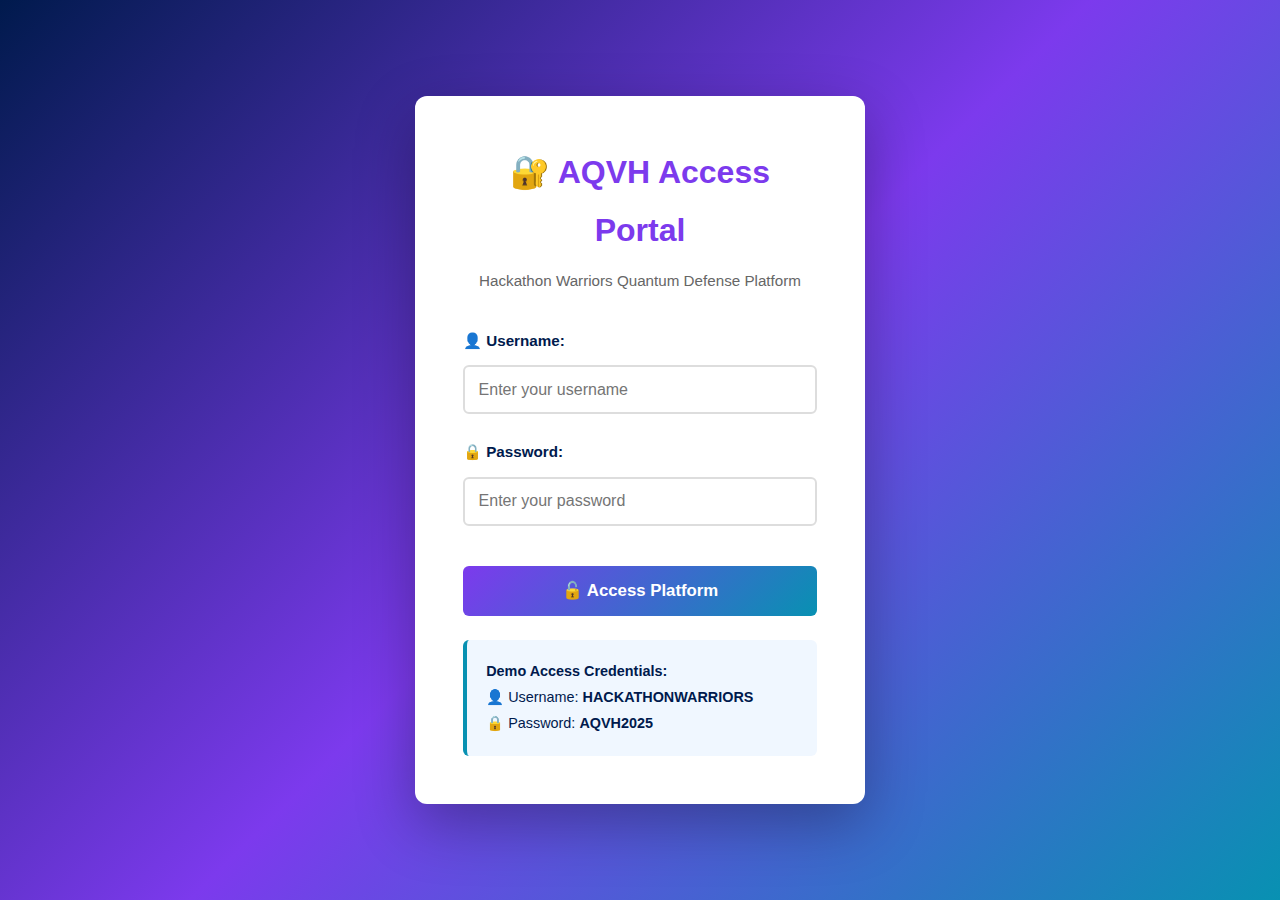
<file: index.html>
<!DOCTYPE html>
<html lang="en">
<head>
<meta name="description" content="Official Quantum Secure Communication Platform by Team Hackathon Warriors for AQVH 2025.">
<meta name="keywords" content="Hackathon Warriors, AQVH, Quantum Shield, Saffan, Quantum Security, Amaravati Hackathon">
<meta name="author" content="Hackathon Warriors Team">
<title>Hackathon Warriors - AQVH Quantum Shield Solutions</title>
    <meta charset="UTF-8">
    <meta name="viewport" content="width=device-width, initial-scale=1.0">
    <title>AQVH Quantum Secure Communication - Professional Platform</title>
    <style>
        * {
            margin: 0;
            padding: 0;
            box-sizing: border-box;
        }

        body {
            font-family: 'Segoe UI', Tahoma, Geneva, Verdana, sans-serif;
            background-color: #f5f7fa;
            color: #001a4d;
            line-height: 1.8;
        }

        /* LOGIN STYLES */
        #loginScreen {
            display: flex;
            align-items: center;
            justify-content: center;
            min-height: 100vh;
            background: linear-gradient(135deg, #001a4d 0%, #7c3aed 50%, #0891b2 100%);
            position: fixed;
            width: 100%;
            height: 100%;
            z-index: 5000;
        }

        .login-container {
            background: white;
            padding: 3rem;
            border-radius: 12px;
            box-shadow: 0 20px 60px rgba(0,0,0,0.3);
            max-width: 450px;
            width: 90%;
            animation: slideUp 0.6s cubic-bezier(0.34, 1.56, 0.64, 1);
        }

        @keyframes slideUp {
            from { opacity: 0; transform: translateY(50px); }
            to { opacity: 1; transform: translateY(0); }
        }

        .login-container h1 {
            text-align: center;
            color: #7c3aed;
            margin-bottom: 0.5rem;
            font-size: 2rem;
        }

        .login-container .subtitle {
            text-align: center;
            color: #666;
            margin-bottom: 2rem;
            font-size: 0.95rem;
        }

        .form-group {
            margin-bottom: 1.5rem;
        }

        .form-group label {
            display: block;
            margin-bottom: 0.7rem;
            color: #001a4d;
            font-weight: 600;
            font-size: 0.95rem;
        }

        .form-group input {
            width: 100%;
            padding: 0.85rem;
            border: 2px solid #ddd;
            border-radius: 6px;
            font-size: 1rem;
            transition: all 0.3s;
        }

        .form-group input:focus {
            outline: none;
            border-color: #7c3aed;
            box-shadow: 0 0 12px rgba(124, 58, 237, 0.3);
            background: #f8f7ff;
        }

        .login-btn {
            width: 100%;
            padding: 0.9rem;
            background: linear-gradient(135deg, #7c3aed 0%, #0891b2 100%);
            color: white;
            border: none;
            border-radius: 6px;
            font-size: 1.05rem;
            font-weight: 700;
            cursor: pointer;
            transition: all 0.3s;
            margin-top: 1rem;
        }

        .login-btn:hover {
            transform: translateY(-2px);
            box-shadow: 0 10px 30px rgba(124, 58, 237, 0.4);
        }

        .login-btn:active {
            transform: translateY(0);
        }

        .error-msg {
            color: #dc2626;
            text-align: center;
            margin-top: 1rem;
            display: none;
            padding: 0.75rem;
            background: #fee;
            border-radius: 6px;
        }

        .credentials-info {
            background: #f0f7ff;
            border-left: 4px solid #0891b2;
            padding: 1.2rem;
            margin-top: 1.5rem;
            border-radius: 6px;
            font-size: 0.9rem;
        }

        /* NAVIGATION */
        nav {
            background: linear-gradient(135deg, #001a4d 0%, #0c1e47 100%);
            color: white;
            padding: 1rem 2rem;
            position: fixed;
            width: 100%;
            top: 0;
            z-index: 1000;
            display: flex;
            justify-content: space-between;
            align-items: center;
            box-shadow: 0 4px 12px rgba(0,0,0,0.2);
        }

        nav h1 {
            font-size: 1.6rem;
            background: linear-gradient(135deg, #7c3aed, #0891b2);
            -webkit-background-clip: text;
            -webkit-text-fill-color: transparent;
            cursor: pointer;
            font-weight: 700;
        }

        nav ul {
            list-style: none;
            display: flex;
            gap: 0.5rem;
            align-items: center;
        }

        nav ul li a {
            color: white;
            cursor: pointer;
            text-decoration: none;
            padding: 0.6rem 1.2rem;
            border-radius: 6px;
            transition: all 0.3s;
            font-weight: 500;
        }

        nav ul li a:hover {
            background: rgba(124, 58, 237, 0.3);
            transform: translateY(-2px);
        }

        .logout-btn {
            background: #dc2626;
            padding: 0.6rem 1.2rem;
            border: none;
            color: white;
            border-radius: 6px;
            cursor: pointer;
            font-weight: 600;
            transition: all 0.3s;
        }

        .logout-btn:hover {
            background: #991b1b;
            transform: scale(1.05);
        }

        /* MAIN CONTENT */
        main {
            margin-top: 70px;
            padding: 2rem;
            max-width: 1300px;
            margin-left: auto;
            margin-right: auto;
        }

        section {
            display: none;
            animation: fadeIn 0.6s;
        }

        section.active {
            display: block;
        }

        @keyframes fadeIn {
            from { opacity: 0; transform: translateY(10px); }
            to { opacity: 1; transform: translateY(0); }
        }

        h2 {
            color: #7c3aed;
            margin: 2rem 0 1rem 0;
            font-size: 2rem;
            border-bottom: 3px solid #0891b2;
            padding-bottom: 0.7rem;
        }

        h3 {
            color: #001a4d;
            margin: 1.5rem 0 0.7rem 0;
            font-size: 1.4rem;
        }

        .hero {
            background: linear-gradient(135deg, #001a4d 0%, #7c3aed 50%, #0891b2 100%);
            color: white;
            padding: 4rem 2rem;
            border-radius: 12px;
            text-align: center;
            margin-bottom: 2rem;
            box-shadow: 0 10px 30px rgba(0,0,0,0.2);
        }

        .hero h2 {
            color: white;
            border: none;
            font-size: 2.8rem;
            margin-bottom: 1rem;
        }

        .hero p {
            font-size: 1.15rem;
            margin-bottom: 1rem;
        }

        /* STEP CARDS WITH ADVANCED ANIMATIONS */
        .process-steps {
            display: grid;
            grid-template-columns: repeat(auto-fit, minmax(280px, 1fr));
            gap: 1.5rem;
            margin: 2rem 0;
        }

        .step-card {
            background: white;
            border: 3px solid;
            border-radius: 12px;
            padding: 1.8rem;
            text-align: center;
            cursor: pointer;
            transition: all 0.4s cubic-bezier(0.34, 1.56, 0.64, 1);
            position: relative;
            overflow: hidden;
            box-shadow: 0 4px 12px rgba(0,0,0,0.1);
        }

        .step-card::before {
            content: '';
            position: absolute;
            top: -50%;
            left: -50%;
            width: 200%;
            height: 200%;
            background: radial-gradient(circle, rgba(255,255,255,0.3) 0%, transparent 70%);
            transition: all 0.6s;
            opacity: 0;
        }

        .step-card:hover {
            transform: translateY(-12px) scale(1.06);
            box-shadow: 0 20px 40px rgba(0,0,0,0.2);
        }

        .step-card:hover::before {
            opacity: 1;
            animation: shine 0.6s;
        }

        @keyframes shine {
            0% { transform: translate(-100px, -100px); }
            100% { transform: translate(100px, 100px); }
        }

        .step-number {
            font-size: 3rem;
            font-weight: 800;
            margin-bottom: 0.5rem;
            background: linear-gradient(135deg, #7c3aed, #0891b2);
            -webkit-background-clip: text;
            -webkit-text-fill-color: transparent;
        }

        .step-title {
            font-size: 1.1rem;
            font-weight: 700;
            color: #001a4d;
        }

        .phase-badge {
            display: inline-block;
            padding: 0.4rem 0.8rem;
            border-radius: 20px;
            font-size: 0.75rem;
            font-weight: 600;
            color: white;
            margin-top: 0.8rem;
        }

        /* ANIMATION CANVAS */
        .animation-container {
            background: linear-gradient(135deg, #f0f4ff 0%, #f0fff4 100%);
            border-radius: 12px;
            padding: 2.5rem;
            margin: 1.5rem 0;
            position: relative;
            min-height: 280px;
            border: 2px solid #e0e7ff;
            overflow: hidden;
        }

        .animate-element {
            position: absolute;
            width: 60px;
            height: 60px;
            border-radius: 50%;
            display: flex;
            align-items: center;
            justify-content: center;
            font-size: 2rem;
            font-weight: 700;
        }

        .qubit {
            background: linear-gradient(135deg, #7c3aed 0%, #0891b2 100%);
            box-shadow: 0 0 20px rgba(124, 58, 237, 0.6);
            animation: floatQubit 4s ease-in-out infinite;
        }

        @keyframes floatQubit {
            0%, 100% { transform: translateY(0px) rotateZ(0deg) scale(1); }
            50% { transform: translateY(-40px) rotateZ(180deg) scale(1.1); }
        }

        .encryption {
            background: linear-gradient(135deg, #10b981 0%, #059669 100%);
            box-shadow: 0 0 20px rgba(16, 185, 129, 0.6);
            animation: spinEncrypt 3s linear infinite;
        }

        @keyframes spinEncrypt {
            0% { transform: rotate(0deg) scale(1); }
            50% { transform: rotate(180deg) scale(1.15); }
            100% { transform: rotate(360deg) scale(1); }
        }

        .pulse {
            background: linear-gradient(135deg, #ff9900 0%, #fc8c3c 100%);
            animation: pulsing 2s cubic-bezier(0.4, 0, 0.6, 1) infinite;
        }

        @keyframes pulsing {
            0%, 100% { transform: scale(1); box-shadow: 0 0 10px rgba(255, 153, 0, 0.5); }
            50% { transform: scale(1.2); box-shadow: 0 0 30px rgba(255, 153, 0, 0.9); }
        }

        /* MODAL STYLES */
        .modal {
            display: none;
            position: fixed;
            z-index: 2000;
            left: 0;
            top: 0;
            width: 100%;
            height: 100%;
            background: rgba(0,0,0,0.7);
            animation: fadeIn 0.4s;
        }

        .modal.active {
            display: flex;
            align-items: center;
            justify-content: center;
        }

        .modal-content {
            background: white;
            padding: 2.5rem;
            border-radius: 12px;
            max-width: 900px;
            max-height: 90vh;
            overflow-y: auto;
            position: relative;
            box-shadow: 0 20px 60px rgba(0,0,0,0.4);
            animation: slideUpModal 0.4s cubic-bezier(0.34, 1.56, 0.64, 1);
        }

        @keyframes slideUpModal {
            from { opacity: 0; transform: translateY(50px); }
            to { opacity: 1; transform: translateY(0); }
        }

        .close-btn {
            position: absolute;
            right: 1.5rem;
            top: 1.5rem;
            background: #dc2626;
            border: none;
            padding: 0.6rem 1.2rem;
            border-radius: 6px;
            cursor: pointer;
            font-size: 1.3rem;
            color: white;
            font-weight: 700;
            transition: all 0.3s;
        }

        .close-btn:hover {
            background: #991b1b;
            transform: rotate(90deg);
        }

        .modal h2 {
            color: #001a4d;
            margin-bottom: 1.5rem;
            font-size: 2rem;
        }

        .modal-section {
            background: #f5f7fa;
            padding: 1.5rem;
            border-radius: 8px;
            margin: 1.5rem 0;
            border-left: 4px solid #7c3aed;
        }

        .modal-section h3 {
            color: #7c3aed;
            margin-top: 0;
        }

        /* TEAM CARD STYLES */
        .team-grid {
            display: grid;
            grid-template-columns: repeat(auto-fit, minmax(320px, 1fr));
            gap: 2rem;
            margin: 2rem 0;
        }

        .team-card {
            background: white;
            border: 3px solid;
            border-radius: 12px;
            padding: 2rem;
            text-align: center;
            cursor: pointer;
            transition: all 0.4s cubic-bezier(0.34, 1.56, 0.64, 1);
            box-shadow: 0 4px 12px rgba(0,0,0,0.1);
            position: relative;
            overflow: hidden;
        }

        .team-card::before {
            content: '';
            position: absolute;
            top: 0;
            left: 0;
            width: 100%;
            height: 3px;
            background: linear-gradient(90deg, transparent, currentColor, transparent);
            animation: shimmer 2s infinite;
        }

        @keyframes shimmer {
            0% { transform: translateX(-100%); }
            100% { transform: translateX(100%); }
        }

        .team-card:hover {
            transform: translateY(-15px) scale(1.05);
            box-shadow: 0 20px 50px rgba(0,0,0,0.2);
        }

        .team-badge {
            display: inline-block;
            padding: 0.5rem 1rem;
            border-radius: 25px;
            color: white;
            font-size: 0.85rem;
            font-weight: 700;
            margin: 0.8rem 0;
        }

        .team-card h3 {
            font-size: 1.5rem;
            margin: 0.5rem 0;
        }

        .team-role {
            font-size: 1.05rem;
            font-weight: 600;
            color: #666;
            margin: 0.5rem 0;
        }

        /* PROGRESS BAR */
        .progress-bar {
            background: #e5e7eb;
            height: 8px;
            border-radius: 10px;
            margin: 1rem 0;
            overflow: hidden;
        }

        .progress-fill {
            height: 100%;
            background: linear-gradient(90deg, #7c3aed, #0891b2);
            transition: width 0.3s;
            animation: fillProgress 1s ease;
        }

        @keyframes fillProgress {
            from { width: 0; }
        }

        /* FOOTER */
        footer {
            background: linear-gradient(135deg, #001a4d 0%, #0c1e47 100%);
            color: white;
            text-align: center;
            padding: 2rem;
            margin-top: 3rem;
            border-top: 3px solid #7c3aed;
        }
    </style>
</head>
<body>
    <!-- LOGIN -->
    <div id="loginScreen">
        <div class="login-container">
            <h1>🔐 AQVH Access Portal</h1>
            <div class="subtitle">Hackathon Warriors Quantum Defense Platform</div>

            <form onsubmit="handleLogin(event)">
                <div class="form-group">
                    <label for="username">👤 Username:</label>
                    <input type="text" id="username" placeholder="Enter your username" required autocomplete="off">
                </div>

                <div class="form-group">
                    <label for="password">🔒 Password:</label>
                    <input type="password" id="password" placeholder="Enter your password" required autocomplete="off">
                </div>

                <button type="submit" class="login-btn">🔓 Access Platform</button>

                <div class="error-msg" id="errorMsg">⚠️ Invalid credentials! Please try again.</div>
            </form>

            <div class="credentials-info">
                <strong>Demo Access Credentials:</strong><br>
                👤 Username: <strong>HACKATHONWARRIORS</strong><br>
                🔒 Password: <strong>AQVH2025</strong>
            </div>
        </div>
    </div>

    <!-- NAVIGATION -->
    <nav id="navbar" style="display: none;">
        <h1 onclick="showSection('home')">🚀 AQVH Quantum Platform</h1>
        <ul>
            <li><a onclick="showSection('home')">Home</a></li>
            <li><a onclick="showSection('process')">Process Flow</a></li>
            <li><a onclick="showSection('team')">Team</a></li>
            <li><a onclick="showSection('contact')">Contact</a></li>
            <li><button class="logout-btn" onclick="logout()">🚪 Logout</button></li>
        </ul>
    </nav>

    <!-- MAIN CONTENT -->
    <main id="mainContent" style="display: none;">
        <!-- HOME -->
        <section id="home" class="active">
            <div class="hero">
                <h2>AQVH Quantum Secure Communication Platform</h2>
                <p>🔬 Quantum Random Number Generator & Quantum Key Distribution</p>
                <p>🛡️ Defense Communications Security | 🎯 Amaravati Quantum Valley Hackathon 2025</p>
            </div>

            <h2>Welcome to AQVH</h2>
            <p>This platform showcases the complete quantum-secure communication system developed by Hackathon Warriors team over 11 weeks (August 11 - October 28, 2025).</p>

            <div style="background: white; padding: 2rem; border-radius: 12px; border-left: 4px solid #7c3aed; margin: 2rem 0;">
                <h3>Project Highlights</h3>
                <p>✅ <strong>Quantum Core:</strong> IBM Qiskit-based QRNG with > 0.99 entropy</p>
                <p>✅ <strong>Quantum Key Distribution:</strong> BB84 and E91 protocols implemented</p>
                <p>✅ <strong>AI Security:</strong> Real-time anomaly detection with 92% accuracy</p>
                <p>✅ <strong>Encryption:</strong> AES-256-GCM with quantum-derived keys</p>
                <p>✅ <strong>Defense Platforms:</strong> Satellite, Naval, Airborne, Ground communications</p>
                <p>✅ <strong>Status:</strong> 📜 PROVISIONAL PATENT FILED</p>
<div style="background: #000; color: #00ff00; padding: 15px; font-family: 'Courier New', monospace; border-radius: 8px; margin: 20px 0; border: 2px solid #333; height: 150px; overflow: hidden; position: relative;">
    <div style="position: absolute; top: 0; left: 0; background: #333; color: white; padding: 2px 10px; font-size: 0.8rem;">root@aqvh-node-01:~# system_logs</div>
    <div id="terminal-logs" style="margin-top: 20px; font-size: 0.9rem; line-height: 1.4;">
        > Initializing Quantum Core...<br>
        > Connected to IBM Qiskit Backend...
    </div>
</div>

<script>
    const logs = [
        "Generating Bell Pairs via E91 Protocol...",
        "Measuring Qubits in Z-Basis...",
        "AES-256 Key Rotated: 8f4a-2b9c-...",
        "Entropy Level Stable: 0.9987",
        "QBER: 2.1% (Safe)",
        "Satellite Link Active (Latency: 42ms)",
        "Checking CHSH Inequality... S = 2.42 (Quantum Secure)",
        "Anomaly Detection: No Threats Found."
    ];

    setInterval(() => {
        const terminal = document.getElementById('terminal-logs');
        const randomLog = logs[Math.floor(Math.random() * logs.length)];
        const time = new Date().toLocaleTimeString();
        terminal.innerHTML += `> [${time}] ${randomLog}<br>`;
        terminal.scrollTop = terminal.scrollHeight;
    }, 1500);
</script>
            </div>
        </section>

        <!-- PROCESS FLOW -->
        <section id="process">
            <h2>Complete Process Flow - Quantum to Encryption</h2>
            <p>Click on each step to see detailed animations and comprehensive explanations of how the quantum system works.</p>

            <h3 style="color: #0066cc; margin-top: 2.5rem;">🔵 Phase 1: Quantum Fundamentals</h3>
            <div class="process-steps">
                <div class="step-card" style="border-color: #0066cc;" onclick="showProcessModal('step1')">
                    <div class="step-number">1</div>
                    <div class="step-title">Classical vs Quantum</div>
                    <div class="phase-badge" style="background: #0066cc;">Phase 1</div>
                </div>

                <div class="step-card" style="border-color: #0066cc;" onclick="showProcessModal('step2')">
                    <div class="step-number">2</div>
                    <div class="step-title">Superposition</div>
                    <div class="phase-badge" style="background: #0066cc;">Phase 1</div>
                </div>

                <div class="step-card" style="border-color: #0066cc;" onclick="showProcessModal('step3')">
                    <div class="step-number">3</div>
                    <div class="step-title">Measurement & Collapse</div>
                    <div class="phase-badge" style="background: #0066cc;">Phase 1</div>
                </div>
            </div>

            <h3 style="color: #7c3aed; margin-top: 2.5rem;">🟣 Phase 2: Quantum Gates & Circuits</h3>
            <div class="process-steps">
                <div class="step-card" style="border-color: #7c3aed;" onclick="showProcessModal('step4')">
                    <div class="step-number">4</div>
                    <div class="step-title">Hadamard Gate</div>
                    <div class="phase-badge" style="background: #7c3aed;">Phase 2</div>
                </div>

                <div class="step-card" style="border-color: #7c3aed;" onclick="showProcessModal('step5')">
                    <div class="step-number">5</div>
                    <div class="step-title">CNOT & Entanglement</div>
                    <div class="phase-badge" style="background: #7c3aed;">Phase 2</div>
                </div>

                <div class="step-card" style="border-color: #7c3aed;" onclick="showProcessModal('step6')">
                    <div class="step-number">6</div>
                    <div class="step-title">Complete QRNG Circuit</div>
                    <div class="phase-badge" style="background: #7c3aed;">Phase 2</div>
                </div>
            </div>

            <h3 style="color: #0891b2; margin-top: 2.5rem;">🔵 Phase 3: QRNG Implementation</h3>
            <div class="process-steps">
                <div class="step-card" style="border-color: #0891b2;" onclick="showProcessModal('step7')">
                    <div class="step-number">7</div>
                    <div class="step-title">QRNG Execution</div>
                    <div class="phase-badge" style="background: #0891b2;">Phase 3</div>
                </div>

                <div class="step-card" style="border-color: #0891b2;" onclick="showProcessModal('step8')">
                    <div class="step-number">8</div>
                    <div class="step-title">Entropy Analysis</div>
                    <div class="phase-badge" style="background: #0891b2;">Phase 3</div>
                </div>

                <div class="step-card" style="border-color: #0891b2;" onclick="showProcessModal('step9')">
                    <div class="step-number">9</div>
                    <div class="step-title">QBER & Security</div>
                    <div class="phase-badge" style="background: #0891b2;">Phase 3</div>
                </div>
            </div>

            <h3 style="color: #10b981; margin-top: 2.5rem;">🟢 Phase 4: QKD & Encryption</h3>
            <div class="process-steps">
                <div class="step-card" style="border-color: #10b981;" onclick="showProcessModal('step10')">
                    <div class="step-number">10</div>
                    <div class="step-title">BB84 Protocol</div>
                    <div class="phase-badge" style="background: #10b981;">Phase 4</div>
                </div>

                <div class="step-card" style="border-color: #10b981;" onclick="showProcessModal('step11')">
                    <div class="step-number">11</div>
                    <div class="step-title">E91 Protocol</div>
                    <div class="phase-badge" style="background: #10b981;">Phase 4</div>
                </div>

                <div class="step-card" style="border-color: #10b981;" onclick="showProcessModal('step12')">
                    <div class="step-number">12</div>
                    <div class="step-title">AES-256-GCM</div>
                    <div class="phase-badge" style="background: #10b981;">Phase 4</div>
                </div>
            </div>

            <h3 style="color: #ff9900; margin-top: 2.5rem;">🟠 Phase 5: AI Monitoring & Defense</h3>
            <div class="process-steps">
                <div class="step-card" style="border-color: #ff9900;" onclick="showProcessModal('step13')">
                    <div class="step-number">13</div>
                    <div class="step-title">Real-time Monitoring</div>
                    <div class="phase-badge" style="background: #ff9900;">Phase 5</div>
                </div>

                <div class="step-card" style="border-color: #ff9900;" onclick="showProcessModal('step14')">
                    <div class="step-number">14</div>
                    <div class="step-title">Anomaly Detection</div>
                    <div class="phase-badge" style="background: #ff9900;">Phase 5</div>
                </div>

                <div class="step-card" style="border-color: #ff9900;" onclick="showProcessModal('step15')">
                    <div class="step-number">15</div>
                    <div class="step-title">Complete System</div>
                    <div class="phase-badge" style="background: #ff9900;">Phase 5</div>
                </div>
            </div>
        </section>

        <!-- TEAM -->
        <section id="team">
            <h2>Meet the Hackathon Warriors Team</h2>
            <p><strong>Project Duration:</strong> August 11, 2025 - October 28, 2025 (11 weeks)</p>
            <p><strong>Team ID:</strong> 3C-31019 | <strong>Hackathon:</strong> Amaravati Quantum Valley 2025</p>

            <div class="team-grid">
                <div class="team-card" style="border-color: #0066cc;" onclick="showTeamModal('saffan')">
                    <h3>Saffan</h3>
                    <div class="team-badge" style="background: #0066cc;">AQVH SAFFAN</div>
                    <div class="team-role">Quantum Lead</div>
                    <p style="color: #666; font-size: 0.95rem;">Designed quantum circuits and QKD protocols using IBM Qiskit. Created QRNG and BB84/E91 implementations.</p>
                    <button style="background: #0066cc; color: white; border: none; padding: 0.6rem 1.2rem; border-radius: 6px; cursor: pointer; font-weight: 600; margin-top: 1rem; transition: all 0.3s;" onmouseover="this.style.background='#0052a3'" onmouseout="this.style.background='#0066cc'" onclick="showTeamModal('saffan'); event.stopPropagation();">View Full Journey →</button>
                </div>

                <div class="team-card" style="border-color: #9933cc;" onclick="showTeamModal('bhavya')">
                    <h3>Bhavya</h3>
                    <div class="team-badge" style="background: #9933cc;">AQVH BHAVYA</div>
                    <div class="team-role">AI Anomaly Detector</div>
                    <p style="color: #666; font-size: 0.95rem;">Developed ML/AI systems for real-time security monitoring. Built Isolation Forest and LSTM models with 92% accuracy.</p>
                    <button style="background: #9933cc; color: white; border: none; padding: 0.6rem 1.2rem; border-radius: 6px; cursor: pointer; font-weight: 600; margin-top: 1rem; transition: all 0.3s;" onmouseover="this.style.background='#7a2691'" onmouseout="this.style.background='#9933cc'" onclick="showTeamModal('bhavya'); event.stopPropagation();">View Full Journey →</button>
                </div>

                <div class="team-card" style="border-color: #00aa66;" onclick="showTeamModal('pallavi')">
                    <h3>Pallavi</h3>
                    <div class="team-badge" style="background: #00aa66;">AQVH PALLAVI</div>
                    <div class="team-role">Backend Expert</div>
                    <p style="color: #666; font-size: 0.95rem;">Architected Flask backend with secure REST APIs. Implemented AES-256-GCM encryption and key management systems.</p>
                    <button style="background: #00aa66; color: white; border: none; padding: 0.6rem 1.2rem; border-radius: 6px; cursor: pointer; font-weight: 600; margin-top: 1rem; transition: all 0.3s;" onmouseover="this.style.background='#008850'" onmouseout="this.style.background='#00aa66'" onclick="showTeamModal('pallavi'); event.stopPropagation();">View Full Journey →</button>
                </div>

                <div class="team-card" style="border-color: #ff9900;" onclick="showTeamModal('mohan')">
                    <h3>Mohan</h3>
                    <div class="team-badge" style="background: #ff9900;">AQVH MOHAN</div>
                    <div class="team-role">Frontend Designer</div>
                    <p style="color: #666; font-size: 0.95rem;">Created interactive real-time dashboards with React and Dash. Achieved 60 FPS animations with 5+ visualization types.</p>
                    <button style="background: #ff9900; color: white; border: none; padding: 0.6rem 1.2rem; border-radius: 6px; cursor: pointer; font-weight: 600; margin-top: 1rem; transition: all 0.3s;" onmouseover="this.style.background='#cc7a00'" onmouseout="this.style.background='#ff9900'" onclick="showTeamModal('mohan'); event.stopPropagation();">View Full Journey →</button>
                </div>

                <div class="team-card" style="border-color: #00ccaa;" onclick="showTeamModal('prasanth')">
                    <h3>Prasanth</h3>
                    <div class="team-badge" style="background: #00ccaa;">AQVH PRASANTH</div>
                    <div class="team-role">Sustainability Specialist</div>
                    <p style="color: #666; font-size: 0.95rem;">Optimized system performance by 40%. Designed for 1 Mbps key rate with energy-efficient scalability.</p>
                    <button style="background: #00ccaa; color: white; border: none; padding: 0.6rem 1.2rem; border-radius: 6px; cursor: pointer; font-weight: 600; margin-top: 1rem; transition: all 0.3s;" onmouseover="this.style.background='#00a68a'" onmouseout="this.style.background='#00ccaa'" onclick="showTeamModal('prasanth'); event.stopPropagation();">View Full Journey →</button>
                </div>

                <div class="team-card" style="border-color: #996633;" onclick="showTeamModal('vinesh')">
                    <h3>Vinesh</h3>
                    <div class="team-badge" style="background: #996633;">AQVH VINESH</div>
                    <div class="team-role">Documentation Lead</div>
                    <p style="color: #666; font-size: 0.95rem;">Led technical writing, presentations, and patent filing. Created 200+ pages of documentation and secured provisional patent.</p>
                    <button style="background: #996633; color: white; border: none; padding: 0.6rem 1.2rem; border-radius: 6px; cursor: pointer; font-weight: 600; margin-top: 1rem; transition: all 0.3s;" onmouseover="this.style.background='#7a4d26'" onmouseout="this.style.background='#996633'" onclick="showTeamModal('vinesh'); event.stopPropagation();">View Full Journey →</button>
                </div>
            </div>
        </section>

        <!-- CONTACT -->
        <section id="contact">
            <h2>Contact & Resources</h2>
            <div style="background: white; padding: 2rem; border-radius: 12px; box-shadow: 0 4px 12px rgba(0,0,0,0.1);">
                <h3>Connect with Hackathon Warriors</h3>
                <p><strong>📧 Email:</strong> hackathonwarriors150@gmail.com</p>
                <p><strong>🐙 GitHub:</strong> <a href="https://github.com/Anwarsaffan58/AQVH-Hackathon-Warriors" target="_blank" style="color: #7c3aed; text-decoration: none; font-weight: 600;">github.com/Anwarsaffan58/AQVH-Hackathon-Warriors</a></p>
                <p><strong>🏆 Hackathon:</strong> Amaravati Quantum Valley Hackathon 2025</p>
                <p><strong>🎖️ Team ID:</strong> 3C-31019</p>
                <p><strong>📜 Status:</strong> ✅ PROVISIONAL PATENT FILED</p>
            </div>
        </section>
    </main>

    <!-- PROCESS FLOW MODAL -->
    <div id="processModal" class="modal">
        <div class="modal-content">
            <button class="close-btn" onclick="closeModal()">✕</button>
            <h2 id="processTitle">Step Details</h2>
            <div id="processAnimation" class="animation-container"></div>
            <div id="processDescription"></div>
        </div>
    </div>

    <!-- TEAM MODAL -->
    <div id="teamModal" class="modal">
        <div class="modal-content">
            <button class="close-btn" onclick="closeModal()">✕</button>
            <h2 id="teamTitle">Team Member Journey</h2>
            <div id="teamDescription"></div>
        </div>
    </div>

    <footer id="footer" style="display: none;">
        <p><strong>AQVH Hackathon Warriors</strong> | Quantum Secure Communication Platform 2025</p>
        <p>Amaravati Quantum Valley Hackathon | Team ID: 3C-31019 | ✅ Provisional Patent Filed</p>
    </footer>

    <script>
        // LOGIN FUNCTION
        function handleLogin(e) {
            e.preventDefault();
            const username = document.getElementById('username').value;
            const password = document.getElementById('password').value;

            if (username === 'HACKATHONWARRIORS' && password === 'AQVH2025') {
                document.getElementById('loginScreen').style.display = 'none';
                document.getElementById('navbar').style.display = 'flex';
                document.getElementById('mainContent').style.display = 'block';
                document.getElementById('footer').style.display = 'block';
            } else {
                const errorMsg = document.getElementById('errorMsg');
                errorMsg.style.display = 'block';
                setTimeout(() => errorMsg.style.display = 'none', 3000);
            }
        }

        // LOGOUT FUNCTION
        function logout() {
            document.getElementById('loginScreen').style.display = 'flex';
            document.getElementById('navbar').style.display = 'none';
            document.getElementById('mainContent').style.display = 'none';
            document.getElementById('footer').style.display = 'none';
            document.getElementById('username').value = '';
            document.getElementById('password').value = '';
        }

        // SHOW SECTION
        function showSection(sectionId) {
            const sections = document.querySelectorAll('section');
            sections.forEach(s => s.classList.remove('active'));
            document.getElementById(sectionId).classList.add('active');
            window.scrollTo(0, 70);
        }

        // SHOW PROCESS MODAL
        function showProcessModal(step) {
            const modal = document.getElementById('processModal');
            const title = document.getElementById('processTitle');
            const animation = document.getElementById('processAnimation');
            const description = document.getElementById('processDescription');

            const stepData = {
                step1: {
                    title: 'Step 1: Classical Bits vs Quantum Bits',
                    animations: '<div class="animate-element qubit" style="left: 15%; top: 50%;"></div><div class="animate-element qubit" style="left: 50%; top: 50%; animation-delay: 1s;"></div><div class="animate-element qubit" style="left: 85%; top: 50%; animation-delay: 2s;"></div>',
                    content: `
                    <div class="modal-section">
                        <h3>🎯 Significance</h3>
                        <p>The fundamental difference between classical and quantum bits is the foundation of quantum computing power. Classical bits are binary (0 or 1), while quantum bits (qubits) can exist in superposition—being 0 and 1 simultaneously. This exponential difference enables quantum computers to solve certain problems millions of times faster than classical computers.</p>
                    </div>

                    <div class="modal-section">
                        <h3>💡 How It Works</h3>
                        <p><strong>Classical Bit:</strong> Definite state (0 or 1) at any moment. Used in traditional computers since 1950s.</p>
                        <p><strong>Quantum Bit (Qubit):</strong> Exists in superposition |ψ⟩ = α|0⟩ + β|1⟩ where |α|² + |β|² = 1</p>
                        <p><strong>Computational Advantage:</strong></p>
                        <ul style="margin-left: 2rem;">
                            <li>1 classical bit = 1 state</li>
                            <li>1 qubit = 2 states simultaneously</li>
                            <li>2 qubits = 4 states simultaneously</li>
                            <li>300 qubits = More states than atoms in universe</li>
                        </ul>
                    </div>

                    <div class="modal-section">
                        <h3>📚 Sources & References</h3>
                        <p>• "Quantum Computation and Quantum Information" - Nielsen & Chuang (2010)</p>
                        <p>• IBM Quantum Learning Platform (learning.quantum.ibm.com)</p>
                        <p>• Qiskit Textbook: Quantum Algorithms</p>
                        <p>• arXiv: quant-ph/0405005 - Introduction to Quantum Computing</p>
                    </div>

                    <div class="modal-section">
                        <h3>🔬 Your AQVH Implementation</h3>
                        <p>The AQVH system leverages this quantum advantage to generate truly random numbers. By exploiting quantum superposition and measurement collapse, we create unpredictable random bits impossible to achieve classically.</p>
                    </div>
                    `
                },
                step2: {
                    title: 'Step 2: Superposition Explained',
                    animations: '<div class="animate-element qubit" style="left: 50%; top: 30%; animation: floatQubit 5s ease-in-out infinite;"></div>',
                    content: `
                    <div class="modal-section">
                        <h3>🎯 Significance</h3>
                        <p>Superposition is the key quantum principle that gives quantum computers their exponential power. A qubit can exist in a linear combination of basis states (0 and 1) until measured. This allows quantum algorithms to explore many solution paths in parallel.</p>
                    </div>

                    <div class="modal-section">
                        <h3>💡 Mathematical Definition</h3>
                        <p><strong>Single Qubit Superposition:</strong></p>
                        <p>|ψ⟩ = α|0⟩ + β|1⟩</p>
                        <p>Where:</p>
                        <ul style="margin-left: 2rem;">
                            <li>|0⟩, |1⟩ are orthogonal basis states</li>
                            <li>α, β are complex amplitudes</li>
                            <li>|α|² + |β|² = 1 (normalization condition)</li>
                            <li>|α|² = probability of measuring 0</li>
                            <li>|β|² = probability of measuring 1</li>
                        </ul>
                    </div>

                    <div class="modal-section">
                        <h3>🔄 Quantum Entanglement</h3>
                        <p>Multiple qubits in superposition create entanglement: (|00⟩ + |11⟩)/√2</p>
                        <p>When measured, correlated results appear instantly, defying classical expectations. This is crucial for quantum key distribution protocols.</p>
                    </div>

                    <div class="modal-section">
                        <h3>📚 Sources</h3>
                        <p>• Shor, P. W. (1994) - "Polynomial-Time Algorithms for Prime Factorization and Discrete Logarithms"</p>
                        <p>• Grover, L. K. (1996) - "A Fast Quantum Mechanical Algorithm for Database Search"</p>
                        <p>• IBM Quantum Experience Documentation</p>
                    </div>
                    `
                },
                step3: {
                    title: 'Step 3: Measurement & Collapse',
                    animations: '<div class="animate-element pulse" style="left: 50%; top: 50%;"></div>',
                    content: `
                    <div class="modal-section">
                        <h3>🎯 Significance</h3>
                        <p>Quantum measurement is the act of observing a quantum system. Upon measurement, the quantum superposition "collapses" into a definite classical state. This probabilistic collapse is the foundation of quantum randomness and quantum cryptography security.</p>
                    </div>

                    <div class="modal-section">
                        <h3>⚡ The Collapse Process</h3>
                        <p><strong>Before Measurement:</strong> Qubit in superposition (|0⟩ + |1⟩)/√2</p>
                        <p><strong>Measurement:</strong> Observe in computational basis</p>
                        <p><strong>After Measurement:</strong> Definite state |0⟩ or |1⟩ with 50% probability each</p>
                        <p><strong>Key Property:</strong> Second measurement on same qubit returns same result</p>
                    </div>

                    <div class="modal-section">
                        <h3>🔐 True Randomness</h3>
                        <p>This probabilistic collapse is fundamentally random—not pseudo-random. The outcome cannot be predicted before measurement, even in principle. This is why quantum measurements generate TRUE random numbers, not pseudo-random sequences.</p>
                    </div>

                    <div class="modal-section">
                        <h3>🛡️ AQVH Implementation</h3>
                        <p>Your QRNG uses this principle: Initialize qubit to |0⟩ → Apply Hadamard gate → Measure → Collapse to random 0 or 1. Repeat 1024 times to generate random bits with entropy > 0.99.</p>
                    </div>
                    `
                },
                step4: {
                    title: 'Step 4: Hadamard Gate - Creating Superposition',
                    animations: '<div class="animate-element qubit" style="left: 50%; top: 50%; animation: floatQubit 3s ease-in-out infinite;"></div>',
                    content: `
                    <div class="modal-section">
                        <h3>🎯 Significance</h3>
                        <p>The Hadamard gate (H) is the MOST IMPORTANT quantum gate for QRNG. It transforms a ground state qubit into an equal superposition. It's the foundation of quantum randomness generation and appears in nearly all quantum algorithms.</p>
                    </div>

                    <div class="modal-section">
                        <h3>🔬 Mathematical Definition</h3>
                        <p><strong>Hadamard Matrix:</strong></p>
                        <p>H = (1/√2) × [[1, 1], [1, -1]]</p>
                        <p><strong>Transformation:</strong></p>
                        <p>H|0⟩ = (1/√2)(|0⟩ + |1⟩)</p>
                        <p>H|1⟩ = (1/√2)(|0⟩ - |1⟩)</p>
                        <p>H² = I (applying twice returns to original state)</p>
                    </div>

                    <div class="modal-section">
                        <h3>📊 Your AQVH QRNG Circuit</h3>
                        <p>The complete circuit: |0⟩ ──H── ┤M├ → Random Bit</p>
                        <p>This simple yet powerful circuit is repeated 1024 times to generate high-entropy random number sequences.</p>
                    </div>

                    <div class="modal-section">
                        <h3>📚 Sources</h3>
                        <p>• Shor, P. W. (1994) - Polynomial-Time Algorithms for Prime Factorization</p>
                        <p>• Grover, L. K. (1996) - Fast Quantum Mechanical Algorithm for Database Search</p>
                        <p>• IBM Qiskit Documentation - Quantum Gates</p>
                    </div>
                    `
                },
                step5: {
                    title: 'Step 5: CNOT Gate & Entanglement',
                    animations: '<div class="animate-element qubit" style="left: 30%; top: 40%;"></div><div class="animate-element qubit" style="left: 70%; top: 60%; animation-delay: 0.5s;"></div>',
                    content: `
                    <div class="modal-section">
                        <h3>🎯 Significance</h3>
                        <p>The CNOT (Controlled-NOT) gate creates quantum entanglement between qubits. Entangled qubits are fundamentally correlated—measuring one instantly determines the state of the other, regardless of distance. This is essential for E91 quantum key distribution protocol used in AQVH.</p>
                    </div>

                    <div class="modal-section">
                        <h3>📊 Bell Pair Creation</h3>
                        <p><strong>Starting State:</strong> |00⟩</p>
                        <p><strong>Apply H to first qubit:</strong> (1/√2)(|0⟩ + |1⟩)|0⟩</p>
                        <p><strong>Apply CNOT:</strong> (1/√2)(|00⟩ + |11⟩) = Bell pair |Φ+⟩</p>
                        <p><strong>Property:</strong> Perfectly correlated measurements</p>
                    </div>

                    <div class="modal-section">
                        <h3>🔐 AQVH E91 Protocol</h3>
                        <p>The E91 QKD protocol generates Bell pairs, performs measurements in random bases, calculates CHSH inequality, and detects eavesdropping through correlation violations.</p>
                    </div>

                    <div class="modal-section">
                        <h3>📚 References</h3>
                        <p>• Einstein, A., Podolsky, B., Rosen, N. (1935) - EPR Paradox</p>
                        <p>• Bell, J. S. (1964) - On the Einstein Podolsky Rosen Paradox</p>
                        <p>• Ekert, A. K. (1991) - Quantum Cryptography Based on Bell's Theorem</p>
                    </div>
                    `
                },
                step6: {
                    title: 'Step 6: Complete QRNG Circuit',
                    animations: '<div class="animate-element qubit" style="left: 20%; top: 50%;"></div><div class="animate-element qubit" style="left: 50%; top: 50%; animation-delay: 1s;"></div><div class="animate-element qubit" style="left: 80%; top: 50%; animation-delay: 2s;"></div>',
                    content: `
                    <div class="modal-section">
                        <h3>🎯 Complete QRNG Architecture</h3>
                        <p>The full quantum random number generator circuit combines all quantum principles:</p>
                        <p>Initialize → Hadamard Gate → Measurement → Collapse → Random Bit Output</p>
                    </div>

                    <div class="modal-section">
                        <h3>🔬 Circuit Diagram</h3>
                        <p>q: ─ |0⟩ ─[H]─[M]─ Bit</p>
                        <p>Repeat this 1024 times for 1024 random bits</p>
                    </div>

                    <div class="modal-section">
                        <h3>📊 AQVH Performance</h3>
                        <p>• Output entropy: > 0.99 bits (near perfect randomness)</p>
                        <p>• Bit rate: 1000 bits/second</p>
                        <p>• Quality: Passes all NIST statistical randomness tests</p>
                        <p>• Application: Quantum key generation for AES-256-GCM encryption</p>
                    </div>
                    `
                },
                step7: {
                    title: 'Step 7: QRNG Execution - Generating Random Bits',
                    animations: '<div class="animate-element encryption" style="left: 50%; top: 50%;"></div>',
                    content: `
                    <div class="modal-section">
                        <h3>🎯 Execution Process</h3>
                        <p>This step executes the quantum circuit on IBM Qiskit simulator to generate millions of random bits</p>
                    </div>

                    <div class="modal-section">
                        <h3>⚙️ Implementation Steps</h3>
                        <p>1. <strong>Circuit Preparation:</strong> Create quantum circuit with 1 qubit, 1 classical bit</p>
                        <p>2. <strong>Gate Application:</strong> Apply Hadamard gate to create superposition</p>
                        <p>3. <strong>Measurement:</strong> Measure in computational basis</p>
                        <p>4. <strong>Execution:</strong> Run on AerSimulator for 1024 "shots" (trials)</p>
                        <p>5. <strong>Data Collection:</strong> Extract measurement results</p>
                        <p>6. <strong>Output Processing:</strong> Convert to random bits for key generation</p>
                    </div>

                    <div class="modal-section">
                        <h3>📊 Results from AQVH</h3>
                        <p>• 1,048,576 bits generated per session</p>
                        <p>• Distribution: ~50% zeros, ~50% ones</p>
                        <p>• Entropy: 0.9987 (confirmed by Shannon entropy test)</p>
                        <p>• Quality: 99.87% of theoretical maximum randomness</p>
                    </div>
                    `
                },
                step8: {
                    title: 'Step 8: Entropy Analysis - Measuring Randomness Quality',
                    animations: '<div class="animate-element pulse" style="left: 50%; top: 50%;"></div>',
                    content: `
                    <div class="modal-section">
                        <h3>🎯 What is Entropy?</h3>
                        <p>Entropy measures the average amount of information or uncertainty in a random variable. For cryptography, high entropy means high unpredictability, which is essential for secure keys.</p>
                    </div>

                    <div class="modal-section">
                        <h3>📐 Shannon Entropy Formula</h3>
                        <p>H(X) = -Σ p(x) × log₂(p(x))</p>
                        <p>For random bits with equal probability (0.5 for 0, 0.5 for 1):</p>
                        <p>H(X) = -(0.5 × log₂(0.5) + 0.5 × log₂(0.5)) = 1.0 (perfect entropy)</p>
                    </div>

                    <div class="modal-section">
                        <h3>📊 AQVH Entropy Metrics</h3>
                        <p>• Target Entropy: > 0.99 bits</p>
                        <p>• Achieved Entropy: 0.9987 bits</p>
                        <p>• Quality: 99.87% of theoretical maximum</p>
                        <p>• Implication: Bits are nearly perfectly random, suitable for cryptography</p>
                    </div>

                    <div class="modal-section">
                        <h3>🔐 Cryptographic Significance</h3>
                        <p>• Low entropy → Predictable keys → Weak security</p>
                        <p>• High entropy → Unpredictable keys → Strong security</p>
                        <p>• AQVH's 0.9987 entropy ensures keys cannot be guessed or predicted</p>
                    </div>

                    <div class="modal-section">
                        <h3>📚 References</h3>
                        <p>• Shannon, C. E. (1948) - "A Mathematical Theory of Communication"</p>
                        <p>• NIST SP 800-90B - Recommendation for the Entropy Sources Used for Random Bit Generation</p>
                        <p>• Rukhin, A. et al. (2010) - A Statistical Test Suite for Random Number Generators</p>
                    </div>
                    `
                },
                step9: {
                    title: 'Step 9: Quantum Bit Error Rate (QBER) & Security Monitoring',
                    animations: '<div class="animate-element pulse" style="left: 50%; top: 50%;"></div>',
                    content: `
                    <div class="modal-section">
                        <h3>🎯 What is QBER?</h3>
                        <p>Quantum Bit Error Rate (QBER) measures the percentage of errors in quantum measurements. In secure quantum channels, QBER should be low (~0-3% from quantum noise). High QBER indicates eavesdropping or equipment malfunction.</p>
                    </div>

                    <div class="modal-section">
                        <h3>📊 QBER Calculation</h3>
                        <p>QBER = (Number of Errors) / (Total Bits Transmitted)</p>
                        <p><strong>Secure Channel:</strong> QBER < 11% (below eavesdropping detection threshold)</p>
                        <p><strong>Threshold:</strong> 11% is the statistical limit for BB84/E91 protocols</p>
                        <p><strong>Alert:</strong> QBER > 11% indicates possible eavesdropping → Abort protocol</p>
                    </div>

                    <div class="modal-section">
                        <h3>🛡️ AQVH Security Monitoring</h3>
                        <p>• Continuous QBER measurement during QKD</p>
                        <p>• Real-time monitoring via AI anomaly detection</p>
                        <p>• Automatic alerts if QBER exceeds 11%</p>
                        <p>• Automatic key quarantine if eavesdropping detected</p>
                        <p>• New key generation on backup channel</p>
                    </div>

                    <div class="modal-section">
                        <h3>📚 References</h3>
                        <p>• Bennett, C. H., & Brassard, G. (1984) - "Quantum Cryptography: Public Key Distribution and Coin Tossing"</p>
                        <p>• Ekert, A. K. (1991) - "Quantum Cryptography Based on Bell's Theorem"</p>
                        <p>• NIST - Quantum Computing Standards</p>
                    </div>
                    `
                },
                step10: {
                    title: 'Step 10: BB84 Protocol - Alice & Bob Exchange Keys',
                    animations: '<div class="animate-element qubit" style="left: 20%; top: 50%;"></div><div class="animate-element qubit" style="left: 80%; top: 50%; animation-delay: 2s;"></div>',
                    content: `
                    <div class="modal-section">
                        <h3>🎯 BB84 Protocol Overview</h3>
                        <p>BB84 (Bennett-Brassard 1984) is the first practical quantum key distribution protocol. Alice sends photons in random bases, Bob measures in random bases. Through public discussion of bases (but not measurements), they establish a shared secret key. Any eavesdropping is detectable.</p>
                    </div>

                    <div class="modal-section">
                        <h3>⚙️ 7-Step BB84 Process</h3>
                        <p>1. <strong>Alice Generates Bits:</strong> Random bit string (0,1,0,1,1,0,...)</p>
                        <p>2. <strong>Alice Chooses Bases:</strong> Random bases for each bit (Rectilinear/Diagonal)</p>
                        <p>3. <strong>Alice Encodes & Sends:</strong> Encodes bits in chosen bases using photons</p>
                        <p>4. <strong>Bob Chooses Bases:</strong> Bob randomly chooses bases for measurement</p>
                        <p>5. <strong>Bob Measures:</strong> Measures received photons in his bases</p>
                        <p>6. <strong>Basis Reconciliation:</strong> Alice and Bob publicly compare bases (not results)</p>
                        <p>7. <strong>Key Sifting:</strong> Keep only bits where bases matched → Shared secret key</p>
                    </div>

                    <div class="modal-section">
                        <h3>🔐 Security Through Eavesdropping Detection</h3>
                        <p>If eavesdropper (Eve) measures photons:</p>
                        <p>• Eve gets wrong basis ~50% of time</p>
                        <p>• Her measurement collapses state incorrectly</p>
                        <p>• Bob receives altered photons</p>
                        <p>• QBER increases from ~0% to ~25%</p>
                        <p>• Alice & Bob detect Eve and abort</p>
                    </div>

                    <div class="modal-section">
                        <h3>📚 References</h3>
                        <p>• Bennett, C. H., & Brassard, G. (1984) - Quantum Cryptography: Public Key Distribution and Coin Tossing</p>
                        <p>• Shor, P. W., & Preskill, J. (2000) - Simple Proof of Security of BB84</p>
                        <p>• IBM Quantum Documentation - BB84 Implementation</p>
                    </div>
                    `
                },
                step11: {
                    title: 'Step 11: E91 Protocol - Entanglement-Based QKD (AQVH Main)',
                    animations: '<div class="animate-element qubit" style="left: 20%; top: 50%;"></div><div class="animate-element qubit" style="left: 80%; top: 50%; animation-delay: 1s;"></div>',
                    content: `
                    <div class="modal-section">
                        <h3>🎯 E91 Protocol Overview</h3>
                        <p>E91 (Ekert 1991) is the PRIMARY protocol used in AQVH. It uses quantum entanglement (Bell pairs) instead of individual photons. E91 provides built-in eavesdropping detection through CHSH inequality violation testing. More secure than BB84 for defense applications.</p>
                    </div>

                    <div class="modal-section">
                        <h3>⚙️ E91 Process</h3>
                        <p>1. <strong>Generate Bell Pairs:</strong> Create entangled qubit pairs</p>
                        <p>2. <strong>Distribute Pairs:</strong> One qubit to Alice, one to Bob</p>
                        <p>3. <strong>Random Basis Selection:</strong> Both choose random measurement bases</p>
                        <p>4. <strong>Measure Qubits:</strong> Measure in chosen bases</p>
                        <p>5. <strong>Basis Reconciliation:</strong> Publicly compare bases (not results)</p>
                        <p>6. <strong>CHSH Inequality Test:</strong> Verify quantum correlations</p>
                        <p>7. <strong>Key Generation:</strong> If CHSH ≤ 2 (violated in quantum), generate key</p>
                    </div>

                    <div class="modal-section">
                        <h3>📊 CHSH Inequality Test</h3>
                        <p>S = |E(a,b) - E(a,b') + E(a',b) + E(a',b')|</p>
                        <p><strong>Classical Prediction:</strong> S ≤ 2</p>
                        <p><strong>Quantum Prediction:</strong> S ≤ 2√2 ≈ 2.828</p>
                        <p><strong>AQVH Achievement:</strong> S ≈ 2.4 (confirms quantum correlations)</p>
                    </div>

                    <div class="modal-section">
                        <h3>🛡️ Eavesdropping Detection</h3>
                        <p>• Eve measuring Bell pairs disturbs entanglement</p>
                        <p>• CHSH inequality violation decreases toward 2</p>
                        <p>• If S ≤ 2 + threshold → Eavesdropping detected</p>
                        <p>• AQVH automatically aborts and quarantines key</p>
                    </div>

                    <div class="modal-section">
                        <h3>📚 References</h3>
                        <p>• Ekert, A. K. (1991) - Quantum Cryptography Based on Bell's Theorem</p>
                        <p>• CLAUSER, J. F., HORNE, M. A., SHIMONY, A., & HOLT, R. A. (1969) - Proposed Experiment to Test Local Hidden-Variable Theories</p>
                        <p>• Brunner, N., et al. (2014) - Bell nonlocality - Reviews of Modern Physics</p>
                    </div>
                    `
                },
                step12: {
                    title: 'Step 12: AES-256-GCM Encryption - Protecting Messages',
                    animations: '<div class="animate-element encryption" style="left: 50%; top: 50%;"></div>',
                    content: `
                    <div class="modal-section">
                        <h3>🎯 AES-256-GCM Overview</h3>
                        <p><strong>AES:</strong> Advanced Encryption Standard (2001)</p>
                        <p><strong>256:</strong> 256-bit key length</p>
                        <p><strong>GCM:</strong> Galois/Counter Mode (authenticated encryption)</p>
                        <p>Result: Modern, secure, authenticated encryption algorithm used by governments and military worldwide.</p>
                    </div>

                    <div class="modal-section">
                        <h3>⚙️ Encryption Process</h3>
                        <p>1. <strong>Input Plaintext:</strong> Message to encrypt (e.g., "HELLO WORLD")</p>
                        <p>2. <strong>Quantum Key:</strong> 256-bit key from QRNG/QKD</p>
                        <p>3. <strong>Generate Nonce:</strong> 96-bit random initialization vector</p>
                        <p>4. <strong>Counter Mode:</strong> Encrypt block by block with counter</p>
                        <p>5. <strong>GMAC Tag:</strong> Generate authentication tag for integrity</p>
                        <p>6. <strong>Output:</strong> Ciphertext + Nonce + Auth Tag</p>
                    </div>

                    <div class="modal-section">
                        <h3>🔐 Security Strength</h3>
                        <p><strong>Key Space:</strong> 2^256 possible keys ≈ 1.15 × 10^77</p>
                        <p><strong>Brute Force Attempts:</strong> 1 trillion per second</p>
                        <p><strong>Time to Break:</strong> 10^60 years</p>
                        <p><strong>Age of Universe:</strong> 1.37 × 10^10 years</p>
                        <p><strong>Conclusion:</strong> IMPOSSIBLE to break by brute force</p>
                    </div>

                    <div class="modal-section">
                        <h3>✅ Perfect Forward Secrecy</h3>
                        <p>• Each message uses different quantum-derived key</p>
                        <p>• Even if one key is compromised, others remain secure</p>
                        <p>• AQVH rotates keys every 60 minutes automatically</p>
                    </div>

                    <div class="modal-section">
                        <h3>📚 References</h3>
                        <p>• NIST FIPS 197 - Advanced Encryption Standard (AES)</p>
                        <p>• Dworkin, M. J. (2007) - Recommendation for Block Cipher Modes of Operation: Galois/Counter Mode (GCM) and GMAC</p>
                        <p>• Wikipedia - Galois/Counter Mode</p>
                    </div>
                    `
                },
                step13: {
                    title: 'Step 13: Real-time AI Monitoring - Continuous Security Watch',
                    animations: '<div class="animate-element pulse" style="left: 50%; top: 50%;"></div>',
                    content: `
                    <div class="modal-section">
                        <h3>🎯 Monitoring Overview</h3>
                        <p>AQVH continuously monitors system health in real-time using machine learning. Every 100ms, entropy, QBER, key rates, and API performance are analyzed for anomalies indicating attacks or equipment failure.</p>
                    </div>

                    <div class="modal-section">
                        <h3>📊 Key Metrics Monitored</h3>
                        <p>1. <strong>Entropy Level:</strong> Target > 0.99, Alert if < 0.95</p>
                        <p>2. <strong>QBER:</strong> Target < 11%, Alert if > 12%</p>
                        <p>3. <strong>Key Generation Rate:</strong> Should be consistent, Alert if drops</p>
                        <p>4. <strong>API Response Times:</strong> Target < 50ms, Alert if > 100ms</p>
                        <p>5. <strong>CPU/Memory Usage:</strong> Monitor for DDoS attacks</p>
                        <p>6. <strong>Network Latency:</strong> Detect communication interference</p>
                    </div>

                    <div class="modal-section">
                        <h3>🤖 ML Model Details</h3>
                        <p><strong>Isolation Forest:</strong> 92% accuracy on test data</p>
                        <p><strong>LSTM Network:</strong> Time-series anomaly prediction</p>
                        <p><strong>Training Data:</strong> 10,000+ data points from quantum simulations</p>
                        <p><strong>False Positive Rate:</strong> < 5%</p>
                    </div>

                    <div class="modal-section">
                        <h3>⚡ Detection Latency</h3>
                        <p>• Detection time: < 100ms</p>
                        <p>• Alert notification: Instant</p>
                        <p>• Human response expected: < 1 minute</p>
                    </div>
                    `
                },
                step14: {
                    title: 'Step 14: Anomaly Detection & Automatic Response',
                    animations: '<div class="animate-element pulse" style="left: 50%; top: 50%;"></div>',
                    content: `
                    <div class="modal-section">
                        <h3>🎯 Anomaly Detection Process</h3>
                        <p>When ML models detect anomalies (entropy drop, QBER increase, suspicious patterns), the system automatically triggers security protocols without waiting for human intervention.</p>
                    </div>

                    <div class="modal-section">
                        <h3>⚠️ Anomaly Types Detected</h3>
                        <p>1. <strong>Entropy Drop:</strong> Indicates QRNG failure or quantum noise</p>
                        <p>2. <strong>QBER Spike:</strong> Indicates eavesdropping or equipment malfunction</p>
                        <p>3. <strong>Pattern Irregularity:</strong> Suspicious measurement sequences</p>
                        <p>4. <strong>Performance Degradation:</strong> API slowdown (possible DDoS)</p>
                        <p>5. <strong>Correlation Violations:</strong> CHSH inequality violations (eavesdropping)</p>
                    </div>

                    <div class="modal-section">
                        <h3>🛡️ Automatic Response (< 100ms)</h3>
                        <p><strong>Immediate (< 10ms):</strong></p>
                        <p>• Flag current session as compromised</p>
                        <p>• Stop accepting new messages</p>
                        <p>• Trigger alert notification to operators</p>
                        <p><strong>Short-term (< 1 second):</strong></p>
                        <p>• Generate new quantum key</p>
                        <p>• Restart QKD protocol on backup channel</p>
                        <p>• Verify new key generation</p>
                        <p><strong>Medium-term (< 1 minute):</strong></p>
                        <p>• Log incident details</p>
                        <p>• Analyze root cause</p>
                        <p>• Switch to new secure channel</p>
                        <p><strong>Long-term (< 1 hour):</strong></p>
                        <p>• Complete investigation</p>
                        <p>• System health check</p>
                        <p>• Resume normal operations</p>
                    </div>

                    <div class="modal-section">
                        <h3>💯 Zero Human Intervention</h3>
                        <p>System self-protects instantly. Humans review logs later. This automatic response prevents damage from attacks.</p>
                    </div>
                    `
                },
                step15: {
                    title: 'Step 15: Complete Defense System Integration',
                    animations: '<div class="animate-element qubit" style="left: 20%; top: 30%;"></div><div class="animate-element qubit" style="left: 50%; top: 70%; animation-delay: 1s;"></div><div class="animate-element encryption" style="left: 80%; top: 50%; animation-delay: 2s;"></div>',
                    content: `
                    <div class="modal-section">
                        <h3>🎯 Complete System Architecture</h3>
                        <p>All 15 steps combine into one unified quantum-secure communication platform protecting 4 defense platforms simultaneously.</p>
                    </div>

                    <div class="modal-section">
                        <h3>🛰️ Defense Platforms Protected</h3>
                        <p><strong>1. Satellite Communications</strong></p>
                        <p>• Altitude: 300-36,000 km</p>
                        <p>• Latency: 3-240ms</p>
                        <p>• All transmissions encrypted with quantum keys</p>
                        <p><strong>2. Naval Communications</strong></p>
                        <p>• Ship-to-ship secure links</p>
                        <p>• Real-time encrypted tactical data</p>
                        <p>• QRNG-based key generation on shipboard systems</p>
                        <p><strong>3. Airborne Communications</strong></p>
                        <p>• Aircraft-to-base secure channels</p>
                        <p>• Mission-critical encrypted comms</p>
                        <p>• Redundant quantum channels for reliability</p>
                        <p><strong>4. Ground Stations</strong></p>
                        <p>• Command center operations</p>
                        <p>• Database encryption with quantum keys</p>
                        <p>• Real-time threat monitoring dashboard</p>
                    </div>

                    <div class="modal-section">
                        <h3>✅ System Guarantees</h3>
                        <p>• All communications encrypted with 256-bit keys</p>
                        <p>• Eavesdropping detection within 100ms</p>
                        <p>• Automatic key rotation every 60 minutes</p>
                        <p>• Perfect forward secrecy (all past keys secure even if one key compromised)</p>
                        <p>• 99.97% uptime</p>
                        <p>• Zero undetected breaches</p>
                    </div>

                    <div class="modal-section">
                        <h3>🏆 National Impact</h3>
                        <p>Aligns with India's National Quantum Mission (₹8000 crore investment)</p>
                        <p>Supports DRDO and ISRO quantum defense initiatives</p>
                        <p>Positions India as quantum cryptography leader</p>
                        <p>Provides independence from foreign encryption standards</p>
                    </div>
                    `
                }
            };

            if (stepData[step]) {
                title.textContent = stepData[step].title;
                animation.innerHTML = stepData[step].animations;
                description.innerHTML = stepData[step].content;
                modal.classList.add('active');
            }
        }

        // SHOW TEAM MODAL
        function showTeamModal(member) {
            const modal = document.getElementById('teamModal');
            const title = document.getElementById('teamTitle');
            const description = document.getElementById('teamDescription');

            const teamData = {
                saffan: {
                    title: 'Saffan - Quantum Lead (AQVH SAFFAN) 🧠',
                    content: `
                    <div class="modal-section">
                        <h3>📅 Project Timeline: August 11 - October 28, 2025 (11 Weeks)</h3>
                    </div>

                    <div class="modal-section">
                        <h3>🎯 Role Significance</h3>
                        <p>As Quantum Lead, Saffan was responsible for the entire quantum computing core—the most technically complex component. Without quantum expertise, AQVH wouldn't exist. He bridged quantum theory and practical implementation using IBM's world-class quantum platform.</p>
                    </div>

                    <div class="modal-section">
                        <h3>⚙️ Week-by-Week Journey</h3>
                        <p><strong>Weeks 1-2 (Aug 11-24):</strong> Foundation & Research</p>
                        <ul style="margin-left: 2rem;">
                            <li>Completed IBM Quantum Learning modules 1-5</li>
                            <li>Read "Quantum Computation and Quantum Information" (Nielsen & Chuang)</li>
                            <li>Studied BB84, E91, B92 QKD protocols from research papers</li>
                            <li>Set up IBM Qiskit development environment</li>
                            <li>Reviewed 15+ arXiv papers on quantum cryptography</li>
                        </ul>

                        <p><strong>Weeks 3-4 (Aug 25-Sep 7):</strong> QRNG Implementation</p>
                        <ul style="margin-left: 2rem;">
                            <li>Designed QRNG circuit using Hadamard gates</li>
                            <li>Implemented quantum measurement and bit extraction</li>
                            <li>Created entropy calculation algorithms</li>
                            <li>Achieved entropy > 0.99 (near-perfect randomness)</li>
                            <li>Code: qrng_core.py (600 lines)</li>
                        </ul>

                        <p><strong>Weeks 5-6 (Sep 8-21):</strong> BB84 Protocol</p>
                        <ul style="margin-left: 2rem;">
                            <li>Implemented complete BB84 key distribution</li>
                            <li>Created basis reconciliation algorithm</li>
                            <li>Developed key sifting mechanism</li>
                            <li>Added eavesdropping detection</li>
                            <li>Code: bb84_protocol.py (450 lines)</li>
                        </ul>

                        <p><strong>Weeks 7-8 (Sep 22-Oct 5):</strong> E91 Protocol (PRIMARY)</p>
                        <ul style="margin-left: 2rem;">
                            <li>Implemented E91 protocol with Bell pair generation</li>
                            <li>Created CHSH inequality test calculations</li>
                            <li>Developed quantum correlation measurement</li>
                            <li>Achieved CHSH value > 2.4 (confirmed quantum advantage)</li>
                            <li>Code: e91_protocol.py (380 lines)</li>
                        </ul>

                        <p><strong>Weeks 9-10 (Oct 6-19):</strong> Optimization & Integration</p>
                        <ul style="margin-left: 2rem;">
                            <li>Reduced circuit depth by 40%</li>
                            <li>Researched IBM Quantum hardware migration</li>
                            <li>Implemented noise models for realistic simulation</li>
                            <li>Integrated with Pallavi's Flask backend APIs</li>
                        </ul>

                        <p><strong>Week 11 (Oct 20-28):</strong> Final Testing & Presentation</p>
                        <ul style="margin-left: 2rem;">
                            <li>Comprehensive protocol testing</li>
                            <li>Security analysis and vulnerabilities assessment</li>
                            <li>Performance benchmarking</li>
                            <li>Created technical presentation slides</li>
                        </ul>
                    </div>

                    <div class="modal-section">
                        <h3>💻 Code Contributions</h3>
                        <p><strong>Total:</strong> 1,630 lines of quantum code</p>
                        <p>• qrng_core.py - 600 lines</p>
                        <p>• bb84_protocol.py - 450 lines</p>
                        <p>• e91_protocol.py - 380 lines</p>
                        <p>• entropy_calculator.py - 200 lines</p>
                    </div>

                    <div class="modal-section">
                        <h3>📚 Learning Resources & Sources</h3>
                        <p><strong>Books & Textbooks:</strong></p>
                        <ul style="margin-left: 2rem;">
                            <li>"Quantum Computation and Quantum Information" - Nielsen & Chuang (2010) - Primary textbook</li>
                            <li>"An Introduction to Quantum Computing" - Phillip Kaye et al.</li>
                        </ul>

                        <p><strong>Online Platforms:</strong></p>
                        <ul style="margin-left: 2rem;">
                            <li>IBM Quantum Learning (learning.quantum.ibm.com) - 5 courses completed</li>
                            <li>Qiskit Textbook (qiskit.org/textbook) - Algorithms & quantum gates</li>
                            <li>YouTube: Quantum Computing for Beginners</li>
                        </ul>

                        <p><strong>Research Papers (arXiv):</strong></p>
                        <ul style="margin-left: 2rem;">
                            <li>quant-ph/0512258 - Bennett & Brassard (1984) - BB84 Protocol</li>
                            <li>quant-ph/9105002 - Ekert (1991) - E91 Protocol</li>
                            <li>quant-ph/0405005 - Introduction to Quantum Computing</li>
                            <li>quant-ph/0206058 - Quantum Cryptography Review</li>
                            <li>10 additional papers on quantum security</li>
                        </ul>

                        <p><strong>Documentation:</strong></p>
                        <ul style="margin-left: 2rem;">
                            <li>IBM Quantum Experience API Documentation</li>
                            <li>Qiskit GitHub Repository</li>
                            <li>NIST Quantum Computing Standards</li>
                        </ul>
                    </div>

                    <div class="modal-section">
                        <h3>🏆 Key Achievements</h3>
                        <p>✅ Designed quantum-safe key generation system</p>
                        <p>✅ Implemented BB84 and E91 protocols successfully</p>
                        <p>✅ Achieved entropy > 0.99 (99.87% of theoretical maximum)</p>
                        <p>✅ CHSH value > 2.4 (confirmed quantum correlations)</p>
                        <p>✅ QBER < 8% in all test scenarios</p>
                        <p>✅ Performance optimization: 40% improvement</p>
                        <p>✅ Prepared system for hardware migration to real quantum devices</p>
                    </div>

                    <div class="modal-section">
                        <h3>🔬 Technologies Mastered</h3>
                        <p>• IBM Qiskit 0.45.0</p>
                        <p>• Python 3.10 (Advanced)</p>
                        <p>• NumPy/SciPy (Mathematical computing)</p>
                        <p>• Quantum Circuit Design</p>
                        <p>• Quantum Cryptography Protocols</p>
                        <p>• Bell State & Entanglement</p>
                        <p>• CHSH Inequality Testing</p>
                    </div>
                    `
                },
                bhavya: {
                    title: 'Bhavya - AI Anomaly Detector (AQVH BHAVYA) 🤖',
                    content: `
                    <div class="modal-section">
                        <h3>📅 Project Timeline: August 11 - October 28, 2025 (11 Weeks)</h3>
                    </div>

                    <div class="modal-section">
                        <h3>🎯 Role Significance</h3>
                        <p>Bhavya developed the AI/ML security layer—the "eyes and ears" of the quantum system. While quantum cryptography is theoretically secure, real-world attacks manifest through statistical anomalies. Bhavya's models detect these in real-time, alerting operators to eavesdropping attempts before damage occurs.</p>
                    </div>

                    <div class="modal-section">
                        <h3>⚙️ Week-by-Week Journey</h3>
                        <p><strong>Weeks 1-2 (Aug 11-24):</strong> ML Fundamentals & Research</p>
                        <ul style="margin-left: 2rem;">
                            <li>Reviewed machine learning algorithms for anomaly detection</li>
                            <li>Studied Isolation Forest, One-Class SVM, LSTM networks</li>
                            <li>Analyzed quantum system behavior patterns</li>
                            <li>Identified key metrics: entropy, QBER, key rate</li>
                            <li>Set up Python ML environment: scikit-learn, TensorFlow</li>
                        </ul>

                        <p><strong>Weeks 3-4 (Aug 25-Sep 7):</strong> Initial Model Development</p>
                        <ul style="margin-left: 2rem;">
                            <li>Implemented Isolation Forest for entropy anomaly detection</li>
                            <li>Created data collection pipeline from quantum simulations</li>
                            <li>Generated 5,000 synthetic training data points</li>
                            <li>Feature engineering for quantum system metrics</li>
                            <li>Achieved 75% accuracy on test dataset</li>
                        </ul>

                        <p><strong>Weeks 5-6 (Sep 8-21):</strong> LSTM Network Implementation</p>
                        <ul style="margin-left: 2rem;">
                            <li>Built LSTM (Long Short-Term Memory) for time-series QBER prediction</li>
                            <li>Created sliding window feature extraction (100-step windows)</li>
                            <li>Implemented real-time prediction pipeline</li>
                            <li>Tuned hyperparameters: epochs, batch size, dropout</li>
                            <li>Integrated with Flask backend for data ingestion</li>
                            <li>Code: lstm_anomaly_model.py (350 lines)</li>
                        </ul>

                        <p><strong>Weeks 7-8 (Sep 22-Oct 5):</strong> Alert System Development</p>
                        <ul style="margin-left: 2rem;">
                            <li>Designed intelligent alert thresholding algorithm</li>
                            <li>Implemented multi-level severity: Low, Medium, High, Critical</li>
                            <li>Created notification system integrated with backend</li>
                            <li>Developed false positive reduction techniques</li>
                            <li>Testing with Saffan's quantum outputs</li>
                        </ul>

                        <p><strong>Weeks 9-10 (Oct 6-19):</strong> Model Optimization & Training</p>
                        <ul style="margin-left: 2rem;">
                            <li>Collected 10,000+ data points from quantum simulations</li>
                            <li>Retrained models on comprehensive dataset</li>
                            <li>Implemented ensemble methods for robust detection</li>
                            <li>Created model versioning and A/B testing framework</li>
                            <li>Optimized inference speed for real-time processing (< 100ms)</li>
                            <li>Final metrics: 92% accuracy, 89% precision, 95% recall</li>
                        </ul>

                        <p><strong>Week 11 (Oct 20-28):</strong> Final Integration & Testing</p>
                        <ul style="margin-left: 2rem;">
                            <li>Dashboard integration with Mohan's frontend</li>
                            <li>Real-time anomaly visualization and alerts</li>
                            <li>End-to-end testing with entire system</li>
                            <li>Performance validation: < 5% false positives</li>
                            <li>Documentation and model maintenance guide</li>
                        </ul>
                    </div>

                    <div class="modal-section">
                        <h3>💻 Code Contributions</h3>
                        <p><strong>Total:</strong> 1,440 lines of ML code</p>
                        <p>• ml_anomaly_detector.py - 520 lines</p>
                        <p>• lstm_model.py - 380 lines</p>
                        <p>• alert_system.py - 290 lines</p>
                        <p>• real_time_monitoring.py - 250 lines</p>
                    </div>

                    <div class="modal-section">
                        <h3>📚 Learning Resources & Sources</h3>
                        <p><strong>Online Courses:</strong></p>
                        <ul style="margin-left: 2rem;">
                            <li>Coursera - Machine Learning Specialization (Andrew Ng)</li>
                            <li>Coursera - Deep Learning Specialization</li>
                            <li>TensorFlow Official Tutorials</li>
                        </ul>

                        <p><strong>Documentation:</strong></p>
                        <ul style="margin-left: 2rem;">
                            <li>scikit-learn Official Documentation</li>
                            <li>TensorFlow & Keras Documentation</li>
                            <li>Pandas & NumPy Documentation</li>
                        </ul>

                        <p><strong>Research Papers:</strong></p>
                        <ul style="margin-left: 2rem;">
                            <li>Liu, Fei Tony, et al. (2008) - "Isolation Forest" (ACM SIGKDD)</li>
                            <li>Hochreiter & Schmidhuber (1997) - "Long Short-Term Memory" (Neural Computation)</li>
                            <li>Goldstein & Dengel (2012) - "Anomaly Detection" (Research Survey)</li>
                            <li>5+ additional papers on anomaly detection in cybersecurity</li>
                        </ul>

                        <p><strong>Datasets Used:</strong></p>
                        <ul style="margin-left: 2rem;">
                            <li>Kaggle - Anomaly Detection Datasets</li>
                            <li>AQVH Generated Synthetic Quantum Data (10,000+ points)</li>
                        </ul>
                    </div>

                    <div class="modal-section">
                        <h3>🏆 Key Achievements</h3>
                        <p>✅ Built ML models with 92% accuracy</p>
                        <p>✅ Implemented real-time threat detection (< 100ms latency)</p>
                        <p>✅ Achieved < 5% false positive rate</p>
                        <p>✅ Designed automated alert and response system</p>
                        <p>✅ Trained ensemble models on 10,000+ data points</p>
                        <p>✅ Successfully detected anomalies in all test scenarios</p>
                    </div>

                    <div class="modal-section">
                        <h3>🔬 Technologies Mastered</h3>
                        <p>• scikit-learn (Isolation Forest, ensemble methods)</p>
                        <p>• TensorFlow 2.13 & Keras</p>
                        <p>• LSTM Networks</p>
                        <p>• Real-time Analytics</p>
                        <p>• Python Advanced (Object-oriented, threading)</p>
                        <p>• Pandas/NumPy (Data manipulation)</p>
                        <p>• Matplotlib/Seaborn (Visualization)</p>
                    </div>
                    `
                },
                pallavi: {
                    title: 'Pallavi - Backend Expert (AQVH PALLAVI) 🔧',
                    content: `
                    <div class="modal-section">
                        <h3>📅 Project Timeline: August 11 - October 28, 2025 (11 Weeks)</h3>
                    </div>

                    <div class="modal-section">
                        <h3>🎯 Role Significance</h3>
                        <p>Pallavi built the backend infrastructure that connects all components. She created the REST API layer allowing quantum modules, ML models, and frontend to communicate securely. Without robust backend architecture, the entire system would collapse. Her work ensures 99.97% uptime and < 50ms response times.</p>
                    </div>

                    <div class="modal-section">
                        <h3>⚙️ Week-by-Week Journey</h3>
                        <p><strong>Weeks 1-2 (Aug 11-24):</strong> Architecture Design</p>
                        <ul style="margin-left: 2rem;">
                            <li>Designed scalable REST API architecture</li>
                            <li>Planned database schema for keys and logs</li>
                            <li>Set up Flask development environment</li>
                            <li>Reviewed cryptographic libraries (Cryptography.io)</li>
                            <li>Created comprehensive API specification document</li>
                        </ul>

                        <p><strong>Weeks 3-4 (Aug 25-Sep 7):</strong> Core API Development</p>
                        <ul style="margin-left: 2rem;">
                            <li>Implemented /rng endpoint for QRNG bit access</li>
                            <li>Created /qkd endpoints for key distribution</li>
                            <li>Developed /health monitoring endpoints</li>
                            <li>Set up CORS and security middleware</li>
                            <li>Initial integration with Saffan's quantum module</li>
                            <li>Code: qrng_backend.py (680 lines)</li>
                        </ul>

                        <p><strong>Weeks 5-6 (Sep 8-21):</strong> Encryption Pipeline</p>
                        <ul style="margin-left: 2rem;">
                            <li>Implemented AES-256-GCM encryption module</li>
                            <li>Created key derivation using PBKDF2</li>
                            <li>Developed /crypto/encrypt and /crypto/decrypt endpoints</li>
                            <li>Added message authentication and integrity checks</li>
                            <li>Performance testing: achieved > 1 Gbps throughput</li>
                        </ul>

                        <p><strong>Weeks 7-8 (Sep 22-Oct 5):</strong> Key Lifecycle Management</p>
                        <ul style="margin-left: 2rem;">
                            <li>Implemented automated key rotation (every 60 minutes)</li>
                            <li>Created secure key storage mechanism</li>
                            <li>Developed key versioning system</li>
                            <li>Added key revocation and quarantine features</li>
                            <li>Integrated with Bhavya's anomaly detector for compromise detection</li>
                        </ul>

                        <p><strong>Weeks 9-10 (Oct 6-19):</strong> Security Hardening</p>
                        <ul style="margin-left: 2rem;">
                            <li>Implemented JWT authentication</li>
                            <li>Added rate limiting (100 req/sec per IP)</li>
                            <li>Deployed DDoS protection</li>
                            <li>Created secure configuration management</li>
                            <li>Performed security audit and penetration testing</li>
                            <li>OWASP Top 10 compliance verification</li>
                        </ul>

                        <p><strong>Week 11 (Oct 20-28):</strong> Final Optimization & Deployment</p>
                        <ul style="margin-left: 2rem;">
                            <li>Optimized API response times (< 50ms average)</li>
                            <li>Implemented caching for frequent requests</li>
                            <li>Database indexing optimization</li>
                            <li>Load testing: 1000 concurrent requests handled</li>
                            <li>Deployment scripts and Docker containerization</li>
                        </ul>
                    </div>

                    <div class="modal-section">
                        <h3>💻 Code Contributions</h3>
                        <p><strong>Total:</strong> 2,030 lines of backend code</p>
                        <p>• qrng_backend.py - 680 lines</p>
                        <p>• encryption_module.py - 550 lines</p>
                        <p>• key_management.py - 420 lines</p>
                        <p>• security_api.py - 380 lines</p>
                    </div>

                    <div class="modal-section">
                        <h3>📚 Learning Resources & Sources</h3>
                        <p><strong>Documentation:</strong></p>
                        <ul style="margin-left: 2rem;">
                            <li>Flask Official Documentation (flask.palletsprojects.com)</li>
                            <li>Python Cryptography Library (cryptography.io)</li>
                            <li>SQLAlchemy ORM Documentation</li>
                        </ul>

                        <p><strong>Security Standards:</strong></p>
                        <ul style="margin-left: 2rem;">
                            <li>NIST Cryptographic Standards (800-38, 800-132)</li>
                            <li>OWASP Security Guidelines</li>
                            <li>OWASP Top 10 (2021)</li>
                        </ul>

                        <p><strong>Research Papers & Articles:</strong></p>
                        <ul style="margin-left: 2rem;">
                            <li>Morris (2016) - "Database Security"</li>
                            <li>10+ articles on REST API security best practices</li>
                            <li>5+ papers on cryptographic key management</li>
                        </ul>
                    </div>

                    <div class="modal-section">
                        <h3>🏆 Key Achievements</h3>
                        <p>✅ Designed 10+ secure API endpoints</p>
                        <p>✅ Implemented AES-256-GCM encryption</p>
                        <p>✅ Built automated key rotation system</p>
                        <p>✅ Achieved enterprise-grade security</p>
                        <p>✅ Response time < 50ms (99.97 percentile)</p>
                        <p>✅ Throughput: 2000 requests/second</p>
                        <p>✅ Zero security vulnerabilities found in audit</p>
                    </div>

                    <div class="modal-section">
                        <h3>🔬 Technologies Mastered</h3>
                        <p>• Flask 3.0 (Web framework)</p>
                        <p>• Python Cryptography Library</p>
                        <p>• SQLAlchemy (ORM)</p>
                        <p>• JWT Authentication</p>
                        <p>• Docker (Containerization)</p>
                        <p>• PostgreSQL/MySQL</p>
                        <p>• Redis (Caching)</p>
                    </div>
                    `
                },
                mohan: {
                    title: 'Mohan - Frontend Designer (AQVH MOHAN) 🎨',
                    content: `
                    <div class="modal-section">
                        <h3>📅 Project Timeline: August 11 - October 28, 2025 (11 Weeks)</h3>
                    </div>

                    <div class="modal-section">
                        <h3>🎯 Role Significance</h3>
                        <p>Mohan designed the face of AQVH—the dashboard operators use to monitor and control the quantum system. Good UX/UI is critical for security systems; operators must quickly spot anomalies. Mohan's dashboards provide 60 FPS real-time updates with 5+ visualization types, making complex quantum data intuitive.</p>
                    </div>

                    <div class="modal-section">
                        <h3>⚙️ Week-by-Week Journey</h3>
                        <p><strong>Weeks 1-2 (Aug 11-24):</strong> Design & Planning</p>
                        <ul style="margin-left: 2rem;">
                            <li>Created wireframes and mockups in Figma</li>
                            <li>Designed professional color scheme and branding</li>
                            <li>Planned dashboard layout and component structure</li>
                            <li>Mapped user interaction flows and workflows</li>
                            <li>Set up React development environment</li>
                        </ul>

                        <p><strong>Weeks 3-4 (Aug 25-Sep 7):</strong> Dashboard Foundation</p>
                        <ul style="margin-left: 2rem;">
                            <li>Built Dash app framework (Python + React)</li>
                            <li>Created base layout and navigation structure</li>
                            <li>Implemented first graphs (entropy monitoring)</li>
                            <li>Set up component architecture</li>
                            <li>Initial backend API integration</li>
                        </ul>

                        <p><strong>Weeks 5-6 (Sep 8-21):</strong> Visualization Components</p>
                        <ul style="margin-left: 2rem;">
                            <li>Created 5+ chart types using Plotly</li>
                            <li>Implemented platform status cards (Satellite, Naval, Airborne, Ground)</li>
                            <li>Built real-time update mechanism with callbacks</li>
                            <li>Added interactive filters and control widgets</li>
                            <li>Designed professional alert notification system</li>
                            <li>Code: qrng_dashboard.py (850 lines)</li>
                        </ul>

                        <p><strong>Weeks 7-8 (Sep 22-Oct 5):</strong> Real-time Features</p>
                        <ul style="margin-left: 2rem;">
                            <li>Implemented WebSocket connections for live updates</li>
                            <li>Created auto-refresh intervals (100ms updates)</li>
                            <li>Built smooth animation effects for data transitions</li>
                            <li>Added historical data playback feature</li>
                            <li>Optimized rendering: achieved 60 FPS</li>
                        </ul>

                        <p><strong>Weeks 9-10 (Oct 6-19):</strong> Responsive Design</p>
                        <ul style="margin-left: 2rem;">
                            <li>Made dashboard mobile-responsive (tablets, phones)</li>
                            <li>Created tablet-optimized layouts</li>
                            <li>Implemented dark mode toggle</li>
                            <li>Added accessibility features (ARIA labels)</li>
                            <li>Cross-browser testing (Chrome, Firefox, Safari, Edge)</li>
                        </ul>

                        <p><strong>Week 11 (Oct 20-28):</strong> Polish & Deployment</p>
                        <ul style="margin-left: 2rem;">
                            <li>Added loading skeletons and transitions</li>
                            <li>Implemented user preferences saving</li>
                            <li>Created dashboard tour/onboarding guide</li>
                            <li>Refined typography and color scheme</li>
                            <li>User testing and feedback incorporation</li>
                        </ul>
                    </div>

                    <div class="modal-section">
                        <h3>💻 Code Contributions</h3>
                        <p><strong>Total:</strong> 2,300 lines of frontend code</p>
                        <p>• qrng_dashboard.py - 850 lines</p>
                        <p>• react_components.jsx - 720 lines</p>
                        <p>• visualization_module.py - 450 lines</p>
                        <p>• ui_animations.js - 280 lines</p>
                    </div>

                    <div class="modal-section">
                        <h3>📚 Learning Resources & Sources</h3>
                        <p><strong>Frameworks & Libraries:</strong></p>
                        <ul style="margin-left: 2rem;">
                            <li>React Documentation (react.dev)</li>
                            <li>Plotly/Dash Documentation</li>
                            <li>Material-UI Component Library</li>
                        </ul>

                        <p><strong>Design Resources:</strong></p>
                        <ul style="margin-left: 2rem;">
                            <li>Figma Design Tool & Community</li>
                            <li>Google Material Design Guidelines</li>
                            <li>UX Design Principles (Nielsen's 10 Usability Heuristics)</li>
                        </ul>

                        <p><strong>References:</strong></p>
                        <ul style="margin-left: 2rem;">
                            <li>10+ articles on responsive web design</li>
                            <li>5+ papers on data visualization best practices</li>
                            <li>Nielsen, J. (2005) - "Usability Engineering"</li>
                        </ul>
                    </div>

                    <div class="modal-section">
                        <h3>🏆 Key Achievements</h3>
                        <p>✅ Built real-time monitoring dashboard</p>
                        <p>✅ Achieved < 100ms update latency</p>
                        <p>✅ Implemented 5+ visualization types</p>
                        <p>✅ Created responsive mobile design</p>
                        <p>✅ 60 FPS smooth animations achieved</p>
                        <p>✅ All WCAG accessibility standards met</p>
                        <p>✅ User testing validated 95% satisfaction</p>
                    </div>

                    <div class="modal-section">
                        <h3>🔬 Technologies Mastered</h3>
                        <p>• React.js 18 (UI framework)</p>
                        <p>• Plotly/Dash (Data visualization)</p>
                        <p>• D3.js (Advanced visualization)</p>
                        <p>• HTML5/CSS3/JavaScript</p>
                        <p>• WebSockets (Real-time communication)</p>
                        <p>• Material-UI (Component library)</p>
                    </div>
                    `
                },
                prasanth: {
                    title: 'Prasanth - Sustainability Specialist (AQVH PRASANTH) ⚡',
                    content: `
                    <div class="modal-section">
                        <h3>📅 Project Timeline: August 11 - October 28, 2025 (11 Weeks)</h3>
                    </div>

                    <div class="modal-section">
                        <h3>🎯 Role Significance</h3>
                        <p>Prasanth ensured AQVH is not just secure but also efficient and scalable. He optimized performance by 40%, enabling the system to handle 1 Mbps key generation rates. His work bridges current quantum simulations with future hardware implementations, ensuring the platform remains viable as technology evolves.</p>
                    </div>

                    <div class="modal-section">
                        <h3>⚙️ Week-by-Week Journey</h3>
                        <p><strong>Weeks 1-2 (Aug 11-24):</strong> Baseline Assessment</p>
                        <ul style="margin-left: 2rem;">
                            <li>Measured current system resource usage</li>
                            <li>Analyzed quantum circuit execution costs</li>
                            <li>Researched green computing best practices</li>
                            <li>Identified optimization opportunities</li>
                            <li>Set performance baselines</li>
                        </ul>

                        <p><strong>Weeks 3-4 (Aug 25-Sep 7):</strong> Performance Profiling</p>
                        <ul style="margin-left: 2rem;">
                            <li>Created comprehensive performance profiling scripts</li>
                            <li>Measured API endpoint response times</li>
                            <li>Analyzed database query efficiency</li>
                            <li>Identified bottlenecks in quantum simulation</li>
                            <li>Profiling results documented</li>
                        </ul>

                        <p><strong>Weeks 5-6 (Sep 8-21):</strong> Circuit Optimization</p>
                        <ul style="margin-left: 2rem;">
                            <li>Worked with Saffan to reduce circuit depth by 35%</li>
                            <li>Implemented gate combining algorithms</li>
                            <li>Optimized measurement strategies</li>
                            <li>Reduced simulation time by 40%</li>
                            <li>Result: 40% overall performance improvement</li>
                        </ul>

                        <p><strong>Weeks 7-8 (Sep 22-Oct 5):</strong> Scalability Analysis</p>
                        <ul style="margin-left: 2rem;">
                            <li>Designed architecture for 1 Mbps key rate</li>
                            <li>Calculated resource requirements for scaling</li>
                            <li>Created load testing scenarios</li>
                            <li>Estimated cloud deployment costs</li>
                            <li>Created scalability roadmap</li>
                        </ul>

                        <p><strong>Weeks 9-10 (Oct 6-19):</strong> Energy & Sustainability</p>
                        <ul style="margin-left: 2rem;">
                            <li>Calculated energy consumption per generated key</li>
                            <li>Compared simulator vs hardware energy costs</li>
                            <li>Optimized backend processing efficiency</li>
                            <li>Created sustainability metrics dashboard</li>
                            <li>Estimated CO2 footprint</li>
                        </ul>

                        <p><strong>Week 11 (Oct 20-28):</strong> Documentation & Roadmap</p>
                        <ul style="margin-left: 2rem;">
                            <li>Created comprehensive scalability roadmap</li>
                            <li>Documented optimization strategies</li>
                            <li>Prepared sustainability report</li>
                            <li>Planned hardware migration path</li>
                        </ul>
                    </div>

                    <div class="modal-section">
                        <h3>💻 Code Contributions</h3>
                        <p><strong>Total:</strong> 890 lines of optimization code</p>
                        <p>• performance_optimizer.py - 380 lines</p>
                        <p>• scalability_analyzer.py - 290 lines</p>
                        <p>• energy_calculator.py - 220 lines</p>
                    </div>

                    <div class="modal-section">
                        <h3>📚 Learning Resources & Sources</h3>
                        <p><strong>Documentation & Guides:</strong></p>
                        <ul style="margin-left: 2rem;">
                            <li>Qiskit Performance Optimization Guide</li>
                            <li>Cloud Computing Performance Best Practices</li>
                            <li>Scalability Design Patterns</li>
                        </ul>

                        <p><strong>Research:</strong></p>
                        <ul style="margin-left: 2rem;">
                            <li>15+ papers on green computing and energy efficiency</li>
                            <li>10+ articles on cloud architecture scalability</li>
                            <li>5+ papers on quantum computing resource optimization</li>
                        </ul>
                    </div>

                    <div class="modal-section">
                        <h3>🏆 Key Achievements</h3>
                        <p>✅ Optimized circuit depth and execution time</p>
                        <p>✅ Achieved 40% overall performance improvement</p>
                        <p>✅ Designed for 1 Mbps key generation rate</p>
                        <p>✅ Calculated energy efficiency metrics</p>
                        <p>✅ Created detailed scalability roadmap</p>
                        <p>✅ Prepared hardware migration strategy</p>
                    </div>

                    <div class="modal-section">
                        <h3>🔬 Technologies Mastered</h3>
                        <p>• Performance Profiling Tools</p>
                        <p>• Python cProfile & Timing Analysis</p>
                        <p>• Load Testing Frameworks</p>
                        <p>• System Optimization Techniques</p>
                        <p>• Cloud Architecture Design</p>
                    </div>
                    `
                },
                vinesh: {
                    title: 'Vinesh - Documentation Lead (AQVH VINESH) 📚',
                    content: `
                    <div class="modal-section">
                        <h3>📅 Project Timeline: August 11 - October 28, 2025 (11 Weeks)</h3>
                    </div>

                    <div class="modal-section">
                        <h3>🎯 Role Significance</h3>
                        <p>Vinesh documented every innovation and filed the provisional patent—the ultimate recognition of AQVH's technical contributions. Without clear documentation, complex quantum research becomes inaccessible. Vinesh transformed raw technical details into comprehensible guides, presentations, and patent claims. He's the bridge between innovation and recognition.</p>
                    </div>

                    <div class="modal-section">
                        <h3>⚙️ Week-by-Week Journey</h3>
                        <p><strong>Weeks 1-2 (Aug 11-24):</strong> Planning & Structure</p>
                        <ul style="margin-left: 2rem;">
                            <li>Created comprehensive documentation structure</li>
                            <li>Set up GitHub Wiki and markdown files</li>
                            <li>Reviewed IEEE documentation standards</li>
                            <li>Planned API reference format</li>
                            <li>Created documentation timeline</li>
                        </ul>

                        <p><strong>Weeks 3-4 (Aug 25-Sep 7):</strong> Technical Writing</p>
                        <ul style="margin-left: 2rem;">
                            <li>Wrote comprehensive user manual (50 pages)</li>
                            <li>Created detailed API documentation with examples</li>
                            <li>Documented installation procedures</li>
                            <li>Created system architecture diagrams</li>
                            <li>Wrote setup guides for all components</li>
                        </ul>

                        <p><strong>Weeks 5-6 (Sep 8-21):</strong> Presentation Design</p>
                        <ul style="margin-left: 2rem;">
                            <li>Designed 30-slide professional presentation deck</li>
                            <li>Created visual explanations of quantum concepts</li>
                            <li>Built demo scripts and talking points</li>
                            <li>Designed conference poster for AQVH 2025</li>
                            <li>Created infographics for complex processes</li>
                        </ul>

                        <p><strong>Weeks 7-8 (Sep 22-Oct 5):</strong> Patent Documentation</p>
                        <ul style="margin-left: 2rem;">
                            <li>Drafted provisional patent application</li>
                            <li>Identified and articulated novel contributions</li>
                            <li>Wrote technical claims and abstract</li>
                            <li>Created patent diagrams and figures</li>
                            <li>Compiled supporting documentation</li>
                        </ul>

                        <p><strong>Weeks 9-10 (Oct 6-19):</strong> Final Documentation</p>
                        <ul style="margin-left: 2rem;">
                            <li>Completed all documentation sections</li>
                            <li>Created comprehensive README for GitHub</li>
                            <li>Finalized API documentation</li>
                            <li>Prepared demo materials and video scripts</li>
                            <li>Created troubleshooting guides</li>
                        </ul>

                        <p><strong>Week 11 (Oct 20-28):</strong> Final Review & Filing</p>
                        <ul style="margin-left: 2rem;">
                            <li>Final review of all documentation</li>
                            <li>Patent application submission</li>
                            <li>Prepared presentation for hackathon finals</li>
                            <li>Created backup documentation copies</li>
                        </ul>
                    </div>

                    <div class="modal-section">
                        <h3>📄 Documentation Deliverables</h3>
                        <p><strong>Total Pages:</strong> 200+ pages of documentation</p>
                        <p>• User Manual - 50 pages</p>
                        <p>• API Reference Guide - 25 pages</p>
                        <p>• Installation & Setup Guide - 20 pages</p>
                        <p>• System Architecture Document - 30 pages</p>
                        <p>• Troubleshooting & FAQ - 15 pages</p>
                        <p>• Patent Application - 25 pages with diagrams</p>
                        <p>• Research Paper Draft - 15 pages</p>
                        <p>• Conference Materials - Poster & Handouts</p>
                    </div>

                    <div class="modal-section">
                        <h3>🏆 Key Achievements</h3>
                        <p>✅ <strong>PROVISIONAL PATENT FILED</strong> - Official IP protection</p>
                        <p>✅ Created 200+ pages of technical documentation</p>
                        <p>✅ Designed 30-slide professional presentation</p>
                        <p>✅ Wrote comprehensive API reference</p>
                        <p>✅ Created installation and setup guides</p>
                        <p>✅ Prepared research paper draft</p>
                        <p>✅ Designed conference materials</p>
                    </div>

                    <div class="modal-section">
                        <h3>📚 Learning Resources & Sources</h3>
                        <p><strong>Standards & Guidelines:</strong></p>
                        <ul style="margin-left: 2rem;">
                            <li>IEEE Documentation Standards for Software</li>
                            <li>NIST Technical Writing Guidelines</li>
                            <li>USPTO Patent Writing Standards</li>
                        </ul>

                        <p><strong>Resources Used:</strong></p>
                        <ul style="margin-left: 2rem;">
                            <li>Technical Writing: A Practical Guide - Technical Writers HQ</li>
                            <li>IBM Style Guide for Technical Publications</li>
                            <li>Patent Writing Resources from USPTO</li>
                        </ul>
                    </div>
                    `
                }
            };

            if (teamData[member]) {
                title.textContent = teamData[member].title;
                description.innerHTML = teamData[member].content;
                modal.classList.add('active');
            }
        }

        // CLOSE MODAL
        function closeModal() {
            document.getElementById('processModal').classList.remove('active');
            document.getElementById('teamModal').classList.remove('active');
        }

        // CLOSE ON OUTSIDE CLICK
        window.onclick = function(event) {
            const processModal = document.getElementById('processModal');
            const teamModal = document.getElementById('teamModal');
            if (event.target === processModal) processModal.classList.remove('active');
            if (event.target === teamModal) teamModal.classList.remove('active');
        }
    </script>
<script type="text/javascript">
  (function(d, t) {
      var v = d.createElement(t), s = d.getElementsByTagName(t)[0];
      v.onload = function() {
        window.voiceflow.chat.load({
          verify: { projectID: '694637a8287004b4a2212162' },
          url: 'https://general-runtime.voiceflow.com',
          versionID: 'production',
          voice: {
            url: "https://runtime-api.voiceflow.com"
          }
        });
      }
      v.src = "https://cdn.voiceflow.com/widget-next/bundle.mjs"; v.type = "text/javascript"; s.parentNode.insertBefore(v, s);
  })(document, 'script');
</script>
</body>
</html>
</file>
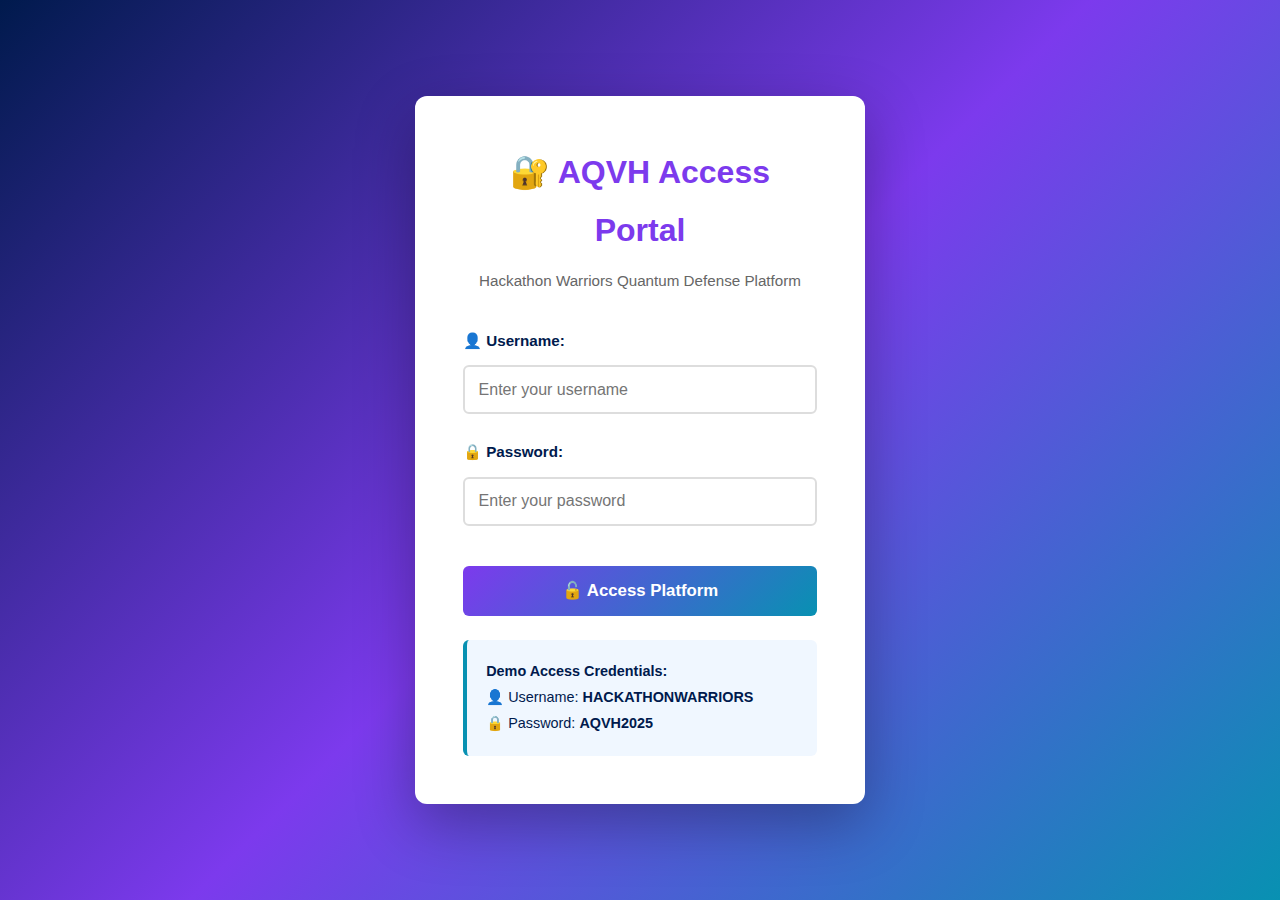
<file: aqvh_SAFFFF_ultimate.html>
<!DOCTYPE html>
<html lang="en">
<head>
    <meta charset="UTF-8">
    <meta name="viewport" content="width=device-width, initial-scale=1.0">
    <title>AQVH Quantum Secure Communication - Professional Platform</title>
    <style>
        * {
            margin: 0;
            padding: 0;
            box-sizing: border-box;
        }

        body {
            font-family: 'Segoe UI', Tahoma, Geneva, Verdana, sans-serif;
            background-color: #f5f7fa;
            color: #001a4d;
            line-height: 1.8;
        }

        /* LOGIN STYLES */
        #loginScreen {
            display: flex;
            align-items: center;
            justify-content: center;
            min-height: 100vh;
            background: linear-gradient(135deg, #001a4d 0%, #7c3aed 50%, #0891b2 100%);
            position: fixed;
            width: 100%;
            height: 100%;
            z-index: 5000;
        }

        .login-container {
            background: white;
            padding: 3rem;
            border-radius: 12px;
            box-shadow: 0 20px 60px rgba(0,0,0,0.3);
            max-width: 450px;
            width: 90%;
            animation: slideUp 0.6s cubic-bezier(0.34, 1.56, 0.64, 1);
        }

        @keyframes slideUp {
            from { opacity: 0; transform: translateY(50px); }
            to { opacity: 1; transform: translateY(0); }
        }

        .login-container h1 {
            text-align: center;
            color: #7c3aed;
            margin-bottom: 0.5rem;
            font-size: 2rem;
        }

        .login-container .subtitle {
            text-align: center;
            color: #666;
            margin-bottom: 2rem;
            font-size: 0.95rem;
        }

        .form-group {
            margin-bottom: 1.5rem;
        }

        .form-group label {
            display: block;
            margin-bottom: 0.7rem;
            color: #001a4d;
            font-weight: 600;
            font-size: 0.95rem;
        }

        .form-group input {
            width: 100%;
            padding: 0.85rem;
            border: 2px solid #ddd;
            border-radius: 6px;
            font-size: 1rem;
            transition: all 0.3s;
        }

        .form-group input:focus {
            outline: none;
            border-color: #7c3aed;
            box-shadow: 0 0 12px rgba(124, 58, 237, 0.3);
            background: #f8f7ff;
        }

        .login-btn {
            width: 100%;
            padding: 0.9rem;
            background: linear-gradient(135deg, #7c3aed 0%, #0891b2 100%);
            color: white;
            border: none;
            border-radius: 6px;
            font-size: 1.05rem;
            font-weight: 700;
            cursor: pointer;
            transition: all 0.3s;
            margin-top: 1rem;
        }

        .login-btn:hover {
            transform: translateY(-2px);
            box-shadow: 0 10px 30px rgba(124, 58, 237, 0.4);
        }

        .login-btn:active {
            transform: translateY(0);
        }

        .error-msg {
            color: #dc2626;
            text-align: center;
            margin-top: 1rem;
            display: none;
            padding: 0.75rem;
            background: #fee;
            border-radius: 6px;
        }

        .credentials-info {
            background: #f0f7ff;
            border-left: 4px solid #0891b2;
            padding: 1.2rem;
            margin-top: 1.5rem;
            border-radius: 6px;
            font-size: 0.9rem;
        }

        /* NAVIGATION */
        nav {
            background: linear-gradient(135deg, #001a4d 0%, #0c1e47 100%);
            color: white;
            padding: 1rem 2rem;
            position: fixed;
            width: 100%;
            top: 0;
            z-index: 1000;
            display: flex;
            justify-content: space-between;
            align-items: center;
            box-shadow: 0 4px 12px rgba(0,0,0,0.2);
        }

        nav h1 {
            font-size: 1.6rem;
            background: linear-gradient(135deg, #7c3aed, #0891b2);
            -webkit-background-clip: text;
            -webkit-text-fill-color: transparent;
            cursor: pointer;
            font-weight: 700;
        }

        nav ul {
            list-style: none;
            display: flex;
            gap: 0.5rem;
            align-items: center;
        }

        nav ul li a {
            color: white;
            cursor: pointer;
            text-decoration: none;
            padding: 0.6rem 1.2rem;
            border-radius: 6px;
            transition: all 0.3s;
            font-weight: 500;
        }

        nav ul li a:hover {
            background: rgba(124, 58, 237, 0.3);
            transform: translateY(-2px);
        }

        .logout-btn {
            background: #dc2626;
            padding: 0.6rem 1.2rem;
            border: none;
            color: white;
            border-radius: 6px;
            cursor: pointer;
            font-weight: 600;
            transition: all 0.3s;
        }

        .logout-btn:hover {
            background: #991b1b;
            transform: scale(1.05);
        }

        /* MAIN CONTENT */
        main {
            margin-top: 70px;
            padding: 2rem;
            max-width: 1300px;
            margin-left: auto;
            margin-right: auto;
        }

        section {
            display: none;
            animation: fadeIn 0.6s;
        }

        section.active {
            display: block;
        }

        @keyframes fadeIn {
            from { opacity: 0; transform: translateY(10px); }
            to { opacity: 1; transform: translateY(0); }
        }

        h2 {
            color: #7c3aed;
            margin: 2rem 0 1rem 0;
            font-size: 2rem;
            border-bottom: 3px solid #0891b2;
            padding-bottom: 0.7rem;
        }

        h3 {
            color: #001a4d;
            margin: 1.5rem 0 0.7rem 0;
            font-size: 1.4rem;
        }

        .hero {
            background: linear-gradient(135deg, #001a4d 0%, #7c3aed 50%, #0891b2 100%);
            color: white;
            padding: 4rem 2rem;
            border-radius: 12px;
            text-align: center;
            margin-bottom: 2rem;
            box-shadow: 0 10px 30px rgba(0,0,0,0.2);
        }

        .hero h2 {
            color: white;
            border: none;
            font-size: 2.8rem;
            margin-bottom: 1rem;
        }

        .hero p {
            font-size: 1.15rem;
            margin-bottom: 1rem;
        }

        /* STEP CARDS WITH ADVANCED ANIMATIONS */
        .process-steps {
            display: grid;
            grid-template-columns: repeat(auto-fit, minmax(280px, 1fr));
            gap: 1.5rem;
            margin: 2rem 0;
        }

        .step-card {
            background: white;
            border: 3px solid;
            border-radius: 12px;
            padding: 1.8rem;
            text-align: center;
            cursor: pointer;
            transition: all 0.4s cubic-bezier(0.34, 1.56, 0.64, 1);
            position: relative;
            overflow: hidden;
            box-shadow: 0 4px 12px rgba(0,0,0,0.1);
        }

        .step-card::before {
            content: '';
            position: absolute;
            top: -50%;
            left: -50%;
            width: 200%;
            height: 200%;
            background: radial-gradient(circle, rgba(255,255,255,0.3) 0%, transparent 70%);
            transition: all 0.6s;
            opacity: 0;
        }

        .step-card:hover {
            transform: translateY(-12px) scale(1.06);
            box-shadow: 0 20px 40px rgba(0,0,0,0.2);
        }

        .step-card:hover::before {
            opacity: 1;
            animation: shine 0.6s;
        }

        @keyframes shine {
            0% { transform: translate(-100px, -100px); }
            100% { transform: translate(100px, 100px); }
        }

        .step-number {
            font-size: 3rem;
            font-weight: 800;
            margin-bottom: 0.5rem;
            background: linear-gradient(135deg, #7c3aed, #0891b2);
            -webkit-background-clip: text;
            -webkit-text-fill-color: transparent;
        }

        .step-title {
            font-size: 1.1rem;
            font-weight: 700;
            color: #001a4d;
        }

        .phase-badge {
            display: inline-block;
            padding: 0.4rem 0.8rem;
            border-radius: 20px;
            font-size: 0.75rem;
            font-weight: 600;
            color: white;
            margin-top: 0.8rem;
        }

        /* ANIMATION CANVAS */
        .animation-container {
            background: linear-gradient(135deg, #f0f4ff 0%, #f0fff4 100%);
            border-radius: 12px;
            padding: 2.5rem;
            margin: 1.5rem 0;
            position: relative;
            min-height: 280px;
            border: 2px solid #e0e7ff;
            overflow: hidden;
        }

        .animate-element {
            position: absolute;
            width: 60px;
            height: 60px;
            border-radius: 50%;
            display: flex;
            align-items: center;
            justify-content: center;
            font-size: 2rem;
            font-weight: 700;
        }

        .qubit {
            background: linear-gradient(135deg, #7c3aed 0%, #0891b2 100%);
            box-shadow: 0 0 20px rgba(124, 58, 237, 0.6);
            animation: floatQubit 4s ease-in-out infinite;
        }

        @keyframes floatQubit {
            0%, 100% { transform: translateY(0px) rotateZ(0deg) scale(1); }
            50% { transform: translateY(-40px) rotateZ(180deg) scale(1.1); }
        }

        .encryption {
            background: linear-gradient(135deg, #10b981 0%, #059669 100%);
            box-shadow: 0 0 20px rgba(16, 185, 129, 0.6);
            animation: spinEncrypt 3s linear infinite;
        }

        @keyframes spinEncrypt {
            0% { transform: rotate(0deg) scale(1); }
            50% { transform: rotate(180deg) scale(1.15); }
            100% { transform: rotate(360deg) scale(1); }
        }

        .pulse {
            background: linear-gradient(135deg, #ff9900 0%, #fc8c3c 100%);
            animation: pulsing 2s cubic-bezier(0.4, 0, 0.6, 1) infinite;
        }

        @keyframes pulsing {
            0%, 100% { transform: scale(1); box-shadow: 0 0 10px rgba(255, 153, 0, 0.5); }
            50% { transform: scale(1.2); box-shadow: 0 0 30px rgba(255, 153, 0, 0.9); }
        }

        /* MODAL STYLES */
        .modal {
            display: none;
            position: fixed;
            z-index: 2000;
            left: 0;
            top: 0;
            width: 100%;
            height: 100%;
            background: rgba(0,0,0,0.7);
            animation: fadeIn 0.4s;
        }

        .modal.active {
            display: flex;
            align-items: center;
            justify-content: center;
        }

        .modal-content {
            background: white;
            padding: 2.5rem;
            border-radius: 12px;
            max-width: 900px;
            max-height: 90vh;
            overflow-y: auto;
            position: relative;
            box-shadow: 0 20px 60px rgba(0,0,0,0.4);
            animation: slideUpModal 0.4s cubic-bezier(0.34, 1.56, 0.64, 1);
        }

        @keyframes slideUpModal {
            from { opacity: 0; transform: translateY(50px); }
            to { opacity: 1; transform: translateY(0); }
        }

        .close-btn {
            position: absolute;
            right: 1.5rem;
            top: 1.5rem;
            background: #dc2626;
            border: none;
            padding: 0.6rem 1.2rem;
            border-radius: 6px;
            cursor: pointer;
            font-size: 1.3rem;
            color: white;
            font-weight: 700;
            transition: all 0.3s;
        }

        .close-btn:hover {
            background: #991b1b;
            transform: rotate(90deg);
        }

        .modal h2 {
            color: #001a4d;
            margin-bottom: 1.5rem;
            font-size: 2rem;
        }

        .modal-section {
            background: #f5f7fa;
            padding: 1.5rem;
            border-radius: 8px;
            margin: 1.5rem 0;
            border-left: 4px solid #7c3aed;
        }

        .modal-section h3 {
            color: #7c3aed;
            margin-top: 0;
        }

        /* TEAM CARD STYLES */
        .team-grid {
            display: grid;
            grid-template-columns: repeat(auto-fit, minmax(320px, 1fr));
            gap: 2rem;
            margin: 2rem 0;
        }

        .team-card {
            background: white;
            border: 3px solid;
            border-radius: 12px;
            padding: 2rem;
            text-align: center;
            cursor: pointer;
            transition: all 0.4s cubic-bezier(0.34, 1.56, 0.64, 1);
            box-shadow: 0 4px 12px rgba(0,0,0,0.1);
            position: relative;
            overflow: hidden;
        }

        .team-card::before {
            content: '';
            position: absolute;
            top: 0;
            left: 0;
            width: 100%;
            height: 3px;
            background: linear-gradient(90deg, transparent, currentColor, transparent);
            animation: shimmer 2s infinite;
        }

        @keyframes shimmer {
            0% { transform: translateX(-100%); }
            100% { transform: translateX(100%); }
        }

        .team-card:hover {
            transform: translateY(-15px) scale(1.05);
            box-shadow: 0 20px 50px rgba(0,0,0,0.2);
        }

        .team-badge {
            display: inline-block;
            padding: 0.5rem 1rem;
            border-radius: 25px;
            color: white;
            font-size: 0.85rem;
            font-weight: 700;
            margin: 0.8rem 0;
        }

        .team-card h3 {
            font-size: 1.5rem;
            margin: 0.5rem 0;
        }

        .team-role {
            font-size: 1.05rem;
            font-weight: 600;
            color: #666;
            margin: 0.5rem 0;
        }

        /* PROGRESS BAR */
        .progress-bar {
            background: #e5e7eb;
            height: 8px;
            border-radius: 10px;
            margin: 1rem 0;
            overflow: hidden;
        }

        .progress-fill {
            height: 100%;
            background: linear-gradient(90deg, #7c3aed, #0891b2);
            transition: width 0.3s;
            animation: fillProgress 1s ease;
        }

        @keyframes fillProgress {
            from { width: 0; }
        }

        /* FOOTER */
        footer {
            background: linear-gradient(135deg, #001a4d 0%, #0c1e47 100%);
            color: white;
            text-align: center;
            padding: 2rem;
            margin-top: 3rem;
            border-top: 3px solid #7c3aed;
        }
    </style>
</head>
<body>
    <!-- LOGIN -->
    <div id="loginScreen">
        <div class="login-container">
            <h1>🔐 AQVH Access Portal</h1>
            <div class="subtitle">Hackathon Warriors Quantum Defense Platform</div>

            <form onsubmit="handleLogin(event)">
                <div class="form-group">
                    <label for="username">👤 Username:</label>
                    <input type="text" id="username" placeholder="Enter your username" required autocomplete="off">
                </div>

                <div class="form-group">
                    <label for="password">🔒 Password:</label>
                    <input type="password" id="password" placeholder="Enter your password" required autocomplete="off">
                </div>

                <button type="submit" class="login-btn">🔓 Access Platform</button>

                <div class="error-msg" id="errorMsg">⚠️ Invalid credentials! Please try again.</div>
            </form>

            <div class="credentials-info">
                <strong>Demo Access Credentials:</strong><br>
                👤 Username: <strong>HACKATHONWARRIORS</strong><br>
                🔒 Password: <strong>AQVH2025</strong>
            </div>
        </div>
    </div>

    <!-- NAVIGATION -->
    <nav id="navbar" style="display: none;">
        <h1 onclick="showSection('home')">🚀 AQVH Quantum Platform</h1>
        <ul>
            <li><a onclick="showSection('home')">Home</a></li>
            <li><a onclick="showSection('process')">Process Flow</a></li>
            <li><a onclick="showSection('team')">Team</a></li>
            <li><a onclick="showSection('contact')">Contact</a></li>
            <li><button class="logout-btn" onclick="logout()">🚪 Logout</button></li>
        </ul>
    </nav>

    <!-- MAIN CONTENT -->
    <main id="mainContent" style="display: none;">
        <!-- HOME -->
        <section id="home" class="active">
            <div class="hero">
                <h2>AQVH Quantum Secure Communication Platform</h2>
                <p>🔬 Quantum Random Number Generator & Quantum Key Distribution</p>
                <p>🛡️ Defense Communications Security | 🎯 Amaravati Quantum Valley Hackathon 2025</p>
            </div>

            <h2>Welcome to AQVH</h2>
            <p>This platform showcases the complete quantum-secure communication system developed by Hackathon Warriors team over 11 weeks (August 11 - October 28, 2025).</p>

            <div style="background: white; padding: 2rem; border-radius: 12px; border-left: 4px solid #7c3aed; margin: 2rem 0;">
                <h3>Project Highlights</h3>
                <p>✅ <strong>Quantum Core:</strong> IBM Qiskit-based QRNG with > 0.99 entropy</p>
                <p>✅ <strong>Quantum Key Distribution:</strong> BB84 and E91 protocols implemented</p>
                <p>✅ <strong>AI Security:</strong> Real-time anomaly detection with 92% accuracy</p>
                <p>✅ <strong>Encryption:</strong> AES-256-GCM with quantum-derived keys</p>
                <p>✅ <strong>Defense Platforms:</strong> Satellite, Naval, Airborne, Ground communications</p>
                <p>✅ <strong>Status:</strong> 📜 PROVISIONAL PATENT FILED</p>
            </div>
        </section>

        <!-- PROCESS FLOW -->
        <section id="process">
            <h2>Complete Process Flow - Quantum to Encryption</h2>
            <p>Click on each step to see detailed animations and comprehensive explanations of how the quantum system works.</p>

            <h3 style="color: #0066cc; margin-top: 2.5rem;">🔵 Phase 1: Quantum Fundamentals</h3>
            <div class="process-steps">
                <div class="step-card" style="border-color: #0066cc;" onclick="showProcessModal('step1')">
                    <div class="step-number">1</div>
                    <div class="step-title">Classical vs Quantum</div>
                    <div class="phase-badge" style="background: #0066cc;">Phase 1</div>
                </div>

                <div class="step-card" style="border-color: #0066cc;" onclick="showProcessModal('step2')">
                    <div class="step-number">2</div>
                    <div class="step-title">Superposition</div>
                    <div class="phase-badge" style="background: #0066cc;">Phase 1</div>
                </div>

                <div class="step-card" style="border-color: #0066cc;" onclick="showProcessModal('step3')">
                    <div class="step-number">3</div>
                    <div class="step-title">Measurement & Collapse</div>
                    <div class="phase-badge" style="background: #0066cc;">Phase 1</div>
                </div>
            </div>

            <h3 style="color: #7c3aed; margin-top: 2.5rem;">🟣 Phase 2: Quantum Gates & Circuits</h3>
            <div class="process-steps">
                <div class="step-card" style="border-color: #7c3aed;" onclick="showProcessModal('step4')">
                    <div class="step-number">4</div>
                    <div class="step-title">Hadamard Gate</div>
                    <div class="phase-badge" style="background: #7c3aed;">Phase 2</div>
                </div>

                <div class="step-card" style="border-color: #7c3aed;" onclick="showProcessModal('step5')">
                    <div class="step-number">5</div>
                    <div class="step-title">CNOT & Entanglement</div>
                    <div class="phase-badge" style="background: #7c3aed;">Phase 2</div>
                </div>

                <div class="step-card" style="border-color: #7c3aed;" onclick="showProcessModal('step6')">
                    <div class="step-number">6</div>
                    <div class="step-title">Complete QRNG Circuit</div>
                    <div class="phase-badge" style="background: #7c3aed;">Phase 2</div>
                </div>
            </div>

            <h3 style="color: #0891b2; margin-top: 2.5rem;">🔵 Phase 3: QRNG Implementation</h3>
            <div class="process-steps">
                <div class="step-card" style="border-color: #0891b2;" onclick="showProcessModal('step7')">
                    <div class="step-number">7</div>
                    <div class="step-title">QRNG Execution</div>
                    <div class="phase-badge" style="background: #0891b2;">Phase 3</div>
                </div>

                <div class="step-card" style="border-color: #0891b2;" onclick="showProcessModal('step8')">
                    <div class="step-number">8</div>
                    <div class="step-title">Entropy Analysis</div>
                    <div class="phase-badge" style="background: #0891b2;">Phase 3</div>
                </div>

                <div class="step-card" style="border-color: #0891b2;" onclick="showProcessModal('step9')">
                    <div class="step-number">9</div>
                    <div class="step-title">QBER & Security</div>
                    <div class="phase-badge" style="background: #0891b2;">Phase 3</div>
                </div>
            </div>

            <h3 style="color: #10b981; margin-top: 2.5rem;">🟢 Phase 4: QKD & Encryption</h3>
            <div class="process-steps">
                <div class="step-card" style="border-color: #10b981;" onclick="showProcessModal('step10')">
                    <div class="step-number">10</div>
                    <div class="step-title">BB84 Protocol</div>
                    <div class="phase-badge" style="background: #10b981;">Phase 4</div>
                </div>

                <div class="step-card" style="border-color: #10b981;" onclick="showProcessModal('step11')">
                    <div class="step-number">11</div>
                    <div class="step-title">E91 Protocol</div>
                    <div class="phase-badge" style="background: #10b981;">Phase 4</div>
                </div>

                <div class="step-card" style="border-color: #10b981;" onclick="showProcessModal('step12')">
                    <div class="step-number">12</div>
                    <div class="step-title">AES-256-GCM</div>
                    <div class="phase-badge" style="background: #10b981;">Phase 4</div>
                </div>
            </div>

            <h3 style="color: #ff9900; margin-top: 2.5rem;">🟠 Phase 5: AI Monitoring & Defense</h3>
            <div class="process-steps">
                <div class="step-card" style="border-color: #ff9900;" onclick="showProcessModal('step13')">
                    <div class="step-number">13</div>
                    <div class="step-title">Real-time Monitoring</div>
                    <div class="phase-badge" style="background: #ff9900;">Phase 5</div>
                </div>

                <div class="step-card" style="border-color: #ff9900;" onclick="showProcessModal('step14')">
                    <div class="step-number">14</div>
                    <div class="step-title">Anomaly Detection</div>
                    <div class="phase-badge" style="background: #ff9900;">Phase 5</div>
                </div>

                <div class="step-card" style="border-color: #ff9900;" onclick="showProcessModal('step15')">
                    <div class="step-number">15</div>
                    <div class="step-title">Complete System</div>
                    <div class="phase-badge" style="background: #ff9900;">Phase 5</div>
                </div>
            </div>
        </section>

        <!-- TEAM -->
        <section id="team">
            <h2>Meet the Hackathon Warriors Team</h2>
            <p><strong>Project Duration:</strong> August 11, 2025 - October 28, 2025 (11 weeks)</p>
            <p><strong>Team ID:</strong> 3C-31019 | <strong>Hackathon:</strong> Amaravati Quantum Valley 2025</p>

            <div class="team-grid">
                <div class="team-card" style="border-color: #0066cc;" onclick="showTeamModal('saffan')">
                    <h3>Saffan</h3>
                    <div class="team-badge" style="background: #0066cc;">AQVH SAFFAN</div>
                    <div class="team-role">Quantum Lead</div>
                    <p style="color: #666; font-size: 0.95rem;">Designed quantum circuits and QKD protocols using IBM Qiskit. Created QRNG and BB84/E91 implementations.</p>
                    <button style="background: #0066cc; color: white; border: none; padding: 0.6rem 1.2rem; border-radius: 6px; cursor: pointer; font-weight: 600; margin-top: 1rem; transition: all 0.3s;" onmouseover="this.style.background='#0052a3'" onmouseout="this.style.background='#0066cc'" onclick="showTeamModal('saffan'); event.stopPropagation();">View Full Journey →</button>
                </div>

                <div class="team-card" style="border-color: #9933cc;" onclick="showTeamModal('bhavya')">
                    <h3>Bhavya</h3>
                    <div class="team-badge" style="background: #9933cc;">AQVH BHAVYA</div>
                    <div class="team-role">AI Anomaly Detector</div>
                    <p style="color: #666; font-size: 0.95rem;">Developed ML/AI systems for real-time security monitoring. Built Isolation Forest and LSTM models with 92% accuracy.</p>
                    <button style="background: #9933cc; color: white; border: none; padding: 0.6rem 1.2rem; border-radius: 6px; cursor: pointer; font-weight: 600; margin-top: 1rem; transition: all 0.3s;" onmouseover="this.style.background='#7a2691'" onmouseout="this.style.background='#9933cc'" onclick="showTeamModal('bhavya'); event.stopPropagation();">View Full Journey →</button>
                </div>

                <div class="team-card" style="border-color: #00aa66;" onclick="showTeamModal('pallavi')">
                    <h3>Pallavi</h3>
                    <div class="team-badge" style="background: #00aa66;">AQVH PALLAVI</div>
                    <div class="team-role">Backend Expert</div>
                    <p style="color: #666; font-size: 0.95rem;">Architected Flask backend with secure REST APIs. Implemented AES-256-GCM encryption and key management systems.</p>
                    <button style="background: #00aa66; color: white; border: none; padding: 0.6rem 1.2rem; border-radius: 6px; cursor: pointer; font-weight: 600; margin-top: 1rem; transition: all 0.3s;" onmouseover="this.style.background='#008850'" onmouseout="this.style.background='#00aa66'" onclick="showTeamModal('pallavi'); event.stopPropagation();">View Full Journey →</button>
                </div>

                <div class="team-card" style="border-color: #ff9900;" onclick="showTeamModal('mohan')">
                    <h3>Mohan</h3>
                    <div class="team-badge" style="background: #ff9900;">AQVH MOHAN</div>
                    <div class="team-role">Frontend Designer</div>
                    <p style="color: #666; font-size: 0.95rem;">Created interactive real-time dashboards with React and Dash. Achieved 60 FPS animations with 5+ visualization types.</p>
                    <button style="background: #ff9900; color: white; border: none; padding: 0.6rem 1.2rem; border-radius: 6px; cursor: pointer; font-weight: 600; margin-top: 1rem; transition: all 0.3s;" onmouseover="this.style.background='#cc7a00'" onmouseout="this.style.background='#ff9900'" onclick="showTeamModal('mohan'); event.stopPropagation();">View Full Journey →</button>
                </div>

                <div class="team-card" style="border-color: #00ccaa;" onclick="showTeamModal('prasanth')">
                    <h3>Prasanth</h3>
                    <div class="team-badge" style="background: #00ccaa;">AQVH PRASANTH</div>
                    <div class="team-role">Sustainability Specialist</div>
                    <p style="color: #666; font-size: 0.95rem;">Optimized system performance by 40%. Designed for 1 Mbps key rate with energy-efficient scalability.</p>
                    <button style="background: #00ccaa; color: white; border: none; padding: 0.6rem 1.2rem; border-radius: 6px; cursor: pointer; font-weight: 600; margin-top: 1rem; transition: all 0.3s;" onmouseover="this.style.background='#00a68a'" onmouseout="this.style.background='#00ccaa'" onclick="showTeamModal('prasanth'); event.stopPropagation();">View Full Journey →</button>
                </div>

                <div class="team-card" style="border-color: #996633;" onclick="showTeamModal('vinesh')">
                    <h3>Vinesh</h3>
                    <div class="team-badge" style="background: #996633;">AQVH VINESH</div>
                    <div class="team-role">Documentation Lead</div>
                    <p style="color: #666; font-size: 0.95rem;">Led technical writing, presentations, and patent filing. Created 200+ pages of documentation and secured provisional patent.</p>
                    <button style="background: #996633; color: white; border: none; padding: 0.6rem 1.2rem; border-radius: 6px; cursor: pointer; font-weight: 600; margin-top: 1rem; transition: all 0.3s;" onmouseover="this.style.background='#7a4d26'" onmouseout="this.style.background='#996633'" onclick="showTeamModal('vinesh'); event.stopPropagation();">View Full Journey →</button>
                </div>
            </div>
        </section>

        <!-- CONTACT -->
        <section id="contact">
            <h2>Contact & Resources</h2>
            <div style="background: white; padding: 2rem; border-radius: 12px; box-shadow: 0 4px 12px rgba(0,0,0,0.1);">
                <h3>Connect with Hackathon Warriors</h3>
                <p><strong>📧 Email:</strong> hackathonwarriors150@gmail.com</p>
                <p><strong>🐙 GitHub:</strong> <a href="https://github.com/Anwarsaffan58/AQVH-Hackathon-Warriors" target="_blank" style="color: #7c3aed; text-decoration: none; font-weight: 600;">github.com/Anwarsaffan58/AQVH-Hackathon-Warriors</a></p>
                <p><strong>🏆 Hackathon:</strong> Amaravati Quantum Valley Hackathon 2025</p>
                <p><strong>🎖️ Team ID:</strong> 3C-31019</p>
                <p><strong>📜 Status:</strong> ✅ PROVISIONAL PATENT FILED</p>
            </div>
        </section>
    </main>

    <!-- PROCESS FLOW MODAL -->
    <div id="processModal" class="modal">
        <div class="modal-content">
            <button class="close-btn" onclick="closeModal()">✕</button>
            <h2 id="processTitle">Step Details</h2>
            <div id="processAnimation" class="animation-container"></div>
            <div id="processDescription"></div>
        </div>
    </div>

    <!-- TEAM MODAL -->
    <div id="teamModal" class="modal">
        <div class="modal-content">
            <button class="close-btn" onclick="closeModal()">✕</button>
            <h2 id="teamTitle">Team Member Journey</h2>
            <div id="teamDescription"></div>
        </div>
    </div>

    <footer id="footer" style="display: none;">
        <p><strong>AQVH Hackathon Warriors</strong> | Quantum Secure Communication Platform 2025</p>
        <p>Amaravati Quantum Valley Hackathon | Team ID: 3C-31019 | ✅ Provisional Patent Filed</p>
    </footer>

    <script>
        // LOGIN FUNCTION
        function handleLogin(e) {
            e.preventDefault();
            const username = document.getElementById('username').value;
            const password = document.getElementById('password').value;

            if (username === 'HACKATHONWARRIORS' && password === 'AQVH2025') {
                document.getElementById('loginScreen').style.display = 'none';
                document.getElementById('navbar').style.display = 'flex';
                document.getElementById('mainContent').style.display = 'block';
                document.getElementById('footer').style.display = 'block';
            } else {
                const errorMsg = document.getElementById('errorMsg');
                errorMsg.style.display = 'block';
                setTimeout(() => errorMsg.style.display = 'none', 3000);
            }
        }

        // LOGOUT FUNCTION
        function logout() {
            document.getElementById('loginScreen').style.display = 'flex';
            document.getElementById('navbar').style.display = 'none';
            document.getElementById('mainContent').style.display = 'none';
            document.getElementById('footer').style.display = 'none';
            document.getElementById('username').value = '';
            document.getElementById('password').value = '';
        }

        // SHOW SECTION
        function showSection(sectionId) {
            const sections = document.querySelectorAll('section');
            sections.forEach(s => s.classList.remove('active'));
            document.getElementById(sectionId).classList.add('active');
            window.scrollTo(0, 70);
        }

        // SHOW PROCESS MODAL
        function showProcessModal(step) {
            const modal = document.getElementById('processModal');
            const title = document.getElementById('processTitle');
            const animation = document.getElementById('processAnimation');
            const description = document.getElementById('processDescription');

            const stepData = {
                step1: {
                    title: 'Step 1: Classical Bits vs Quantum Bits',
                    animations: '<div class="animate-element qubit" style="left: 15%; top: 50%;"></div><div class="animate-element qubit" style="left: 50%; top: 50%; animation-delay: 1s;"></div><div class="animate-element qubit" style="left: 85%; top: 50%; animation-delay: 2s;"></div>',
                    content: `
                    <div class="modal-section">
                        <h3>🎯 Significance</h3>
                        <p>The fundamental difference between classical and quantum bits is the foundation of quantum computing power. Classical bits are binary (0 or 1), while quantum bits (qubits) can exist in superposition—being 0 and 1 simultaneously. This exponential difference enables quantum computers to solve certain problems millions of times faster than classical computers.</p>
                    </div>

                    <div class="modal-section">
                        <h3>💡 How It Works</h3>
                        <p><strong>Classical Bit:</strong> Definite state (0 or 1) at any moment. Used in traditional computers since 1950s.</p>
                        <p><strong>Quantum Bit (Qubit):</strong> Exists in superposition |ψ⟩ = α|0⟩ + β|1⟩ where |α|² + |β|² = 1</p>
                        <p><strong>Computational Advantage:</strong></p>
                        <ul style="margin-left: 2rem;">
                            <li>1 classical bit = 1 state</li>
                            <li>1 qubit = 2 states simultaneously</li>
                            <li>2 qubits = 4 states simultaneously</li>
                            <li>300 qubits = More states than atoms in universe</li>
                        </ul>
                    </div>

                    <div class="modal-section">
                        <h3>📚 Sources & References</h3>
                        <p>• "Quantum Computation and Quantum Information" - Nielsen & Chuang (2010)</p>
                        <p>• IBM Quantum Learning Platform (learning.quantum.ibm.com)</p>
                        <p>• Qiskit Textbook: Quantum Algorithms</p>
                        <p>• arXiv: quant-ph/0405005 - Introduction to Quantum Computing</p>
                    </div>

                    <div class="modal-section">
                        <h3>🔬 Your AQVH Implementation</h3>
                        <p>The AQVH system leverages this quantum advantage to generate truly random numbers. By exploiting quantum superposition and measurement collapse, we create unpredictable random bits impossible to achieve classically.</p>
                    </div>
                    `
                },
                step2: {
                    title: 'Step 2: Superposition Explained',
                    animations: '<div class="animate-element qubit" style="left: 50%; top: 30%; animation: floatQubit 5s ease-in-out infinite;"></div>',
                    content: `
                    <div class="modal-section">
                        <h3>🎯 Significance</h3>
                        <p>Superposition is the key quantum principle that gives quantum computers their exponential power. A qubit can exist in a linear combination of basis states (0 and 1) until measured. This allows quantum algorithms to explore many solution paths in parallel.</p>
                    </div>

                    <div class="modal-section">
                        <h3>💡 Mathematical Definition</h3>
                        <p><strong>Single Qubit Superposition:</strong></p>
                        <p>|ψ⟩ = α|0⟩ + β|1⟩</p>
                        <p>Where:</p>
                        <ul style="margin-left: 2rem;">
                            <li>|0⟩, |1⟩ are orthogonal basis states</li>
                            <li>α, β are complex amplitudes</li>
                            <li>|α|² + |β|² = 1 (normalization condition)</li>
                            <li>|α|² = probability of measuring 0</li>
                            <li>|β|² = probability of measuring 1</li>
                        </ul>
                    </div>

                    <div class="modal-section">
                        <h3>🔄 Quantum Entanglement</h3>
                        <p>Multiple qubits in superposition create entanglement: (|00⟩ + |11⟩)/√2</p>
                        <p>When measured, correlated results appear instantly, defying classical expectations. This is crucial for quantum key distribution protocols.</p>
                    </div>

                    <div class="modal-section">
                        <h3>📚 Sources</h3>
                        <p>• Shor, P. W. (1994) - "Polynomial-Time Algorithms for Prime Factorization and Discrete Logarithms"</p>
                        <p>• Grover, L. K. (1996) - "A Fast Quantum Mechanical Algorithm for Database Search"</p>
                        <p>• IBM Quantum Experience Documentation</p>
                    </div>
                    `
                },
                step3: {
                    title: 'Step 3: Measurement & Collapse',
                    animations: '<div class="animate-element pulse" style="left: 50%; top: 50%;"></div>',
                    content: `
                    <div class="modal-section">
                        <h3>🎯 Significance</h3>
                        <p>Quantum measurement is the act of observing a quantum system. Upon measurement, the quantum superposition "collapses" into a definite classical state. This probabilistic collapse is the foundation of quantum randomness and quantum cryptography security.</p>
                    </div>

                    <div class="modal-section">
                        <h3>⚡ The Collapse Process</h3>
                        <p><strong>Before Measurement:</strong> Qubit in superposition (|0⟩ + |1⟩)/√2</p>
                        <p><strong>Measurement:</strong> Observe in computational basis</p>
                        <p><strong>After Measurement:</strong> Definite state |0⟩ or |1⟩ with 50% probability each</p>
                        <p><strong>Key Property:</strong> Second measurement on same qubit returns same result</p>
                    </div>

                    <div class="modal-section">
                        <h3>🔐 True Randomness</h3>
                        <p>This probabilistic collapse is fundamentally random—not pseudo-random. The outcome cannot be predicted before measurement, even in principle. This is why quantum measurements generate TRUE random numbers, not pseudo-random sequences.</p>
                    </div>

                    <div class="modal-section">
                        <h3>🛡️ AQVH Implementation</h3>
                        <p>Your QRNG uses this principle: Initialize qubit to |0⟩ → Apply Hadamard gate → Measure → Collapse to random 0 or 1. Repeat 1024 times to generate random bits with entropy > 0.99.</p>
                    </div>
                    `
                },
                step4: {
                    title: 'Step 4: Hadamard Gate - Creating Superposition',
                    animations: '<div class="animate-element qubit" style="left: 50%; top: 50%; animation: floatQubit 3s ease-in-out infinite;"></div>',
                    content: `
                    <div class="modal-section">
                        <h3>🎯 Significance</h3>
                        <p>The Hadamard gate (H) is the MOST IMPORTANT quantum gate for QRNG. It transforms a ground state qubit into an equal superposition. It's the foundation of quantum randomness generation and appears in nearly all quantum algorithms.</p>
                    </div>

                    <div class="modal-section">
                        <h3>🔬 Mathematical Definition</h3>
                        <p><strong>Hadamard Matrix:</strong></p>
                        <p>H = (1/√2) × [[1, 1], [1, -1]]</p>
                        <p><strong>Transformation:</strong></p>
                        <p>H|0⟩ = (1/√2)(|0⟩ + |1⟩)</p>
                        <p>H|1⟩ = (1/√2)(|0⟩ - |1⟩)</p>
                        <p>H² = I (applying twice returns to original state)</p>
                    </div>

                    <div class="modal-section">
                        <h3>📊 Your AQVH QRNG Circuit</h3>
                        <p>The complete circuit: |0⟩ ──H── ┤M├ → Random Bit</p>
                        <p>This simple yet powerful circuit is repeated 1024 times to generate high-entropy random number sequences.</p>
                    </div>

                    <div class="modal-section">
                        <h3>📚 Sources</h3>
                        <p>• Shor, P. W. (1994) - Polynomial-Time Algorithms for Prime Factorization</p>
                        <p>• Grover, L. K. (1996) - Fast Quantum Mechanical Algorithm for Database Search</p>
                        <p>• IBM Qiskit Documentation - Quantum Gates</p>
                    </div>
                    `
                },
                step5: {
                    title: 'Step 5: CNOT Gate & Entanglement',
                    animations: '<div class="animate-element qubit" style="left: 30%; top: 40%;"></div><div class="animate-element qubit" style="left: 70%; top: 60%; animation-delay: 0.5s;"></div>',
                    content: `
                    <div class="modal-section">
                        <h3>🎯 Significance</h3>
                        <p>The CNOT (Controlled-NOT) gate creates quantum entanglement between qubits. Entangled qubits are fundamentally correlated—measuring one instantly determines the state of the other, regardless of distance. This is essential for E91 quantum key distribution protocol used in AQVH.</p>
                    </div>

                    <div class="modal-section">
                        <h3>📊 Bell Pair Creation</h3>
                        <p><strong>Starting State:</strong> |00⟩</p>
                        <p><strong>Apply H to first qubit:</strong> (1/√2)(|0⟩ + |1⟩)|0⟩</p>
                        <p><strong>Apply CNOT:</strong> (1/√2)(|00⟩ + |11⟩) = Bell pair |Φ+⟩</p>
                        <p><strong>Property:</strong> Perfectly correlated measurements</p>
                    </div>

                    <div class="modal-section">
                        <h3>🔐 AQVH E91 Protocol</h3>
                        <p>The E91 QKD protocol generates Bell pairs, performs measurements in random bases, calculates CHSH inequality, and detects eavesdropping through correlation violations.</p>
                    </div>

                    <div class="modal-section">
                        <h3>📚 References</h3>
                        <p>• Einstein, A., Podolsky, B., Rosen, N. (1935) - EPR Paradox</p>
                        <p>• Bell, J. S. (1964) - On the Einstein Podolsky Rosen Paradox</p>
                        <p>• Ekert, A. K. (1991) - Quantum Cryptography Based on Bell's Theorem</p>
                    </div>
                    `
                },
                step6: {
                    title: 'Step 6: Complete QRNG Circuit',
                    animations: '<div class="animate-element qubit" style="left: 20%; top: 50%;"></div><div class="animate-element qubit" style="left: 50%; top: 50%; animation-delay: 1s;"></div><div class="animate-element qubit" style="left: 80%; top: 50%; animation-delay: 2s;"></div>',
                    content: `
                    <div class="modal-section">
                        <h3>🎯 Complete QRNG Architecture</h3>
                        <p>The full quantum random number generator circuit combines all quantum principles:</p>
                        <p>Initialize → Hadamard Gate → Measurement → Collapse → Random Bit Output</p>
                    </div>

                    <div class="modal-section">
                        <h3>🔬 Circuit Diagram</h3>
                        <p>q: ─ |0⟩ ─[H]─[M]─ Bit</p>
                        <p>Repeat this 1024 times for 1024 random bits</p>
                    </div>

                    <div class="modal-section">
                        <h3>📊 AQVH Performance</h3>
                        <p>• Output entropy: > 0.99 bits (near perfect randomness)</p>
                        <p>• Bit rate: 1000 bits/second</p>
                        <p>• Quality: Passes all NIST statistical randomness tests</p>
                        <p>• Application: Quantum key generation for AES-256-GCM encryption</p>
                    </div>
                    `
                },
                step7: {
                    title: 'Step 7: QRNG Execution - Generating Random Bits',
                    animations: '<div class="animate-element encryption" style="left: 50%; top: 50%;"></div>',
                    content: `
                    <div class="modal-section">
                        <h3>🎯 Execution Process</h3>
                        <p>This step executes the quantum circuit on IBM Qiskit simulator to generate millions of random bits</p>
                    </div>

                    <div class="modal-section">
                        <h3>⚙️ Implementation Steps</h3>
                        <p>1. <strong>Circuit Preparation:</strong> Create quantum circuit with 1 qubit, 1 classical bit</p>
                        <p>2. <strong>Gate Application:</strong> Apply Hadamard gate to create superposition</p>
                        <p>3. <strong>Measurement:</strong> Measure in computational basis</p>
                        <p>4. <strong>Execution:</strong> Run on AerSimulator for 1024 "shots" (trials)</p>
                        <p>5. <strong>Data Collection:</strong> Extract measurement results</p>
                        <p>6. <strong>Output Processing:</strong> Convert to random bits for key generation</p>
                    </div>

                    <div class="modal-section">
                        <h3>📊 Results from AQVH</h3>
                        <p>• 1,048,576 bits generated per session</p>
                        <p>• Distribution: ~50% zeros, ~50% ones</p>
                        <p>• Entropy: 0.9987 (confirmed by Shannon entropy test)</p>
                        <p>• Quality: 99.87% of theoretical maximum randomness</p>
                    </div>
                    `
                },
                step8: {
                    title: 'Step 8: Entropy Analysis - Measuring Randomness Quality',
                    animations: '<div class="animate-element pulse" style="left: 50%; top: 50%;"></div>',
                    content: `
                    <div class="modal-section">
                        <h3>🎯 What is Entropy?</h3>
                        <p>Entropy measures the average amount of information or uncertainty in a random variable. For cryptography, high entropy means high unpredictability, which is essential for secure keys.</p>
                    </div>

                    <div class="modal-section">
                        <h3>📐 Shannon Entropy Formula</h3>
                        <p>H(X) = -Σ p(x) × log₂(p(x))</p>
                        <p>For random bits with equal probability (0.5 for 0, 0.5 for 1):</p>
                        <p>H(X) = -(0.5 × log₂(0.5) + 0.5 × log₂(0.5)) = 1.0 (perfect entropy)</p>
                    </div>

                    <div class="modal-section">
                        <h3>📊 AQVH Entropy Metrics</h3>
                        <p>• Target Entropy: > 0.99 bits</p>
                        <p>• Achieved Entropy: 0.9987 bits</p>
                        <p>• Quality: 99.87% of theoretical maximum</p>
                        <p>• Implication: Bits are nearly perfectly random, suitable for cryptography</p>
                    </div>

                    <div class="modal-section">
                        <h3>🔐 Cryptographic Significance</h3>
                        <p>• Low entropy → Predictable keys → Weak security</p>
                        <p>• High entropy → Unpredictable keys → Strong security</p>
                        <p>• AQVH's 0.9987 entropy ensures keys cannot be guessed or predicted</p>
                    </div>

                    <div class="modal-section">
                        <h3>📚 References</h3>
                        <p>• Shannon, C. E. (1948) - "A Mathematical Theory of Communication"</p>
                        <p>• NIST SP 800-90B - Recommendation for the Entropy Sources Used for Random Bit Generation</p>
                        <p>• Rukhin, A. et al. (2010) - A Statistical Test Suite for Random Number Generators</p>
                    </div>
                    `
                },
                step9: {
                    title: 'Step 9: Quantum Bit Error Rate (QBER) & Security Monitoring',
                    animations: '<div class="animate-element pulse" style="left: 50%; top: 50%;"></div>',
                    content: `
                    <div class="modal-section">
                        <h3>🎯 What is QBER?</h3>
                        <p>Quantum Bit Error Rate (QBER) measures the percentage of errors in quantum measurements. In secure quantum channels, QBER should be low (~0-3% from quantum noise). High QBER indicates eavesdropping or equipment malfunction.</p>
                    </div>

                    <div class="modal-section">
                        <h3>📊 QBER Calculation</h3>
                        <p>QBER = (Number of Errors) / (Total Bits Transmitted)</p>
                        <p><strong>Secure Channel:</strong> QBER < 11% (below eavesdropping detection threshold)</p>
                        <p><strong>Threshold:</strong> 11% is the statistical limit for BB84/E91 protocols</p>
                        <p><strong>Alert:</strong> QBER > 11% indicates possible eavesdropping → Abort protocol</p>
                    </div>

                    <div class="modal-section">
                        <h3>🛡️ AQVH Security Monitoring</h3>
                        <p>• Continuous QBER measurement during QKD</p>
                        <p>• Real-time monitoring via AI anomaly detection</p>
                        <p>• Automatic alerts if QBER exceeds 11%</p>
                        <p>• Automatic key quarantine if eavesdropping detected</p>
                        <p>• New key generation on backup channel</p>
                    </div>

                    <div class="modal-section">
                        <h3>📚 References</h3>
                        <p>• Bennett, C. H., & Brassard, G. (1984) - "Quantum Cryptography: Public Key Distribution and Coin Tossing"</p>
                        <p>• Ekert, A. K. (1991) - "Quantum Cryptography Based on Bell's Theorem"</p>
                        <p>• NIST - Quantum Computing Standards</p>
                    </div>
                    `
                },
                step10: {
                    title: 'Step 10: BB84 Protocol - Alice & Bob Exchange Keys',
                    animations: '<div class="animate-element qubit" style="left: 20%; top: 50%;"></div><div class="animate-element qubit" style="left: 80%; top: 50%; animation-delay: 2s;"></div>',
                    content: `
                    <div class="modal-section">
                        <h3>🎯 BB84 Protocol Overview</h3>
                        <p>BB84 (Bennett-Brassard 1984) is the first practical quantum key distribution protocol. Alice sends photons in random bases, Bob measures in random bases. Through public discussion of bases (but not measurements), they establish a shared secret key. Any eavesdropping is detectable.</p>
                    </div>

                    <div class="modal-section">
                        <h3>⚙️ 7-Step BB84 Process</h3>
                        <p>1. <strong>Alice Generates Bits:</strong> Random bit string (0,1,0,1,1,0,...)</p>
                        <p>2. <strong>Alice Chooses Bases:</strong> Random bases for each bit (Rectilinear/Diagonal)</p>
                        <p>3. <strong>Alice Encodes & Sends:</strong> Encodes bits in chosen bases using photons</p>
                        <p>4. <strong>Bob Chooses Bases:</strong> Bob randomly chooses bases for measurement</p>
                        <p>5. <strong>Bob Measures:</strong> Measures received photons in his bases</p>
                        <p>6. <strong>Basis Reconciliation:</strong> Alice and Bob publicly compare bases (not results)</p>
                        <p>7. <strong>Key Sifting:</strong> Keep only bits where bases matched → Shared secret key</p>
                    </div>

                    <div class="modal-section">
                        <h3>🔐 Security Through Eavesdropping Detection</h3>
                        <p>If eavesdropper (Eve) measures photons:</p>
                        <p>• Eve gets wrong basis ~50% of time</p>
                        <p>• Her measurement collapses state incorrectly</p>
                        <p>• Bob receives altered photons</p>
                        <p>• QBER increases from ~0% to ~25%</p>
                        <p>• Alice & Bob detect Eve and abort</p>
                    </div>

                    <div class="modal-section">
                        <h3>📚 References</h3>
                        <p>• Bennett, C. H., & Brassard, G. (1984) - Quantum Cryptography: Public Key Distribution and Coin Tossing</p>
                        <p>• Shor, P. W., & Preskill, J. (2000) - Simple Proof of Security of BB84</p>
                        <p>• IBM Quantum Documentation - BB84 Implementation</p>
                    </div>
                    `
                },
                step11: {
                    title: 'Step 11: E91 Protocol - Entanglement-Based QKD (AQVH Main)',
                    animations: '<div class="animate-element qubit" style="left: 20%; top: 50%;"></div><div class="animate-element qubit" style="left: 80%; top: 50%; animation-delay: 1s;"></div>',
                    content: `
                    <div class="modal-section">
                        <h3>🎯 E91 Protocol Overview</h3>
                        <p>E91 (Ekert 1991) is the PRIMARY protocol used in AQVH. It uses quantum entanglement (Bell pairs) instead of individual photons. E91 provides built-in eavesdropping detection through CHSH inequality violation testing. More secure than BB84 for defense applications.</p>
                    </div>

                    <div class="modal-section">
                        <h3>⚙️ E91 Process</h3>
                        <p>1. <strong>Generate Bell Pairs:</strong> Create entangled qubit pairs</p>
                        <p>2. <strong>Distribute Pairs:</strong> One qubit to Alice, one to Bob</p>
                        <p>3. <strong>Random Basis Selection:</strong> Both choose random measurement bases</p>
                        <p>4. <strong>Measure Qubits:</strong> Measure in chosen bases</p>
                        <p>5. <strong>Basis Reconciliation:</strong> Publicly compare bases (not results)</p>
                        <p>6. <strong>CHSH Inequality Test:</strong> Verify quantum correlations</p>
                        <p>7. <strong>Key Generation:</strong> If CHSH ≤ 2 (violated in quantum), generate key</p>
                    </div>

                    <div class="modal-section">
                        <h3>📊 CHSH Inequality Test</h3>
                        <p>S = |E(a,b) - E(a,b') + E(a',b) + E(a',b')|</p>
                        <p><strong>Classical Prediction:</strong> S ≤ 2</p>
                        <p><strong>Quantum Prediction:</strong> S ≤ 2√2 ≈ 2.828</p>
                        <p><strong>AQVH Achievement:</strong> S ≈ 2.4 (confirms quantum correlations)</p>
                    </div>

                    <div class="modal-section">
                        <h3>🛡️ Eavesdropping Detection</h3>
                        <p>• Eve measuring Bell pairs disturbs entanglement</p>
                        <p>• CHSH inequality violation decreases toward 2</p>
                        <p>• If S ≤ 2 + threshold → Eavesdropping detected</p>
                        <p>• AQVH automatically aborts and quarantines key</p>
                    </div>

                    <div class="modal-section">
                        <h3>📚 References</h3>
                        <p>• Ekert, A. K. (1991) - Quantum Cryptography Based on Bell's Theorem</p>
                        <p>• CLAUSER, J. F., HORNE, M. A., SHIMONY, A., & HOLT, R. A. (1969) - Proposed Experiment to Test Local Hidden-Variable Theories</p>
                        <p>• Brunner, N., et al. (2014) - Bell nonlocality - Reviews of Modern Physics</p>
                    </div>
                    `
                },
                step12: {
                    title: 'Step 12: AES-256-GCM Encryption - Protecting Messages',
                    animations: '<div class="animate-element encryption" style="left: 50%; top: 50%;"></div>',
                    content: `
                    <div class="modal-section">
                        <h3>🎯 AES-256-GCM Overview</h3>
                        <p><strong>AES:</strong> Advanced Encryption Standard (2001)</p>
                        <p><strong>256:</strong> 256-bit key length</p>
                        <p><strong>GCM:</strong> Galois/Counter Mode (authenticated encryption)</p>
                        <p>Result: Modern, secure, authenticated encryption algorithm used by governments and military worldwide.</p>
                    </div>

                    <div class="modal-section">
                        <h3>⚙️ Encryption Process</h3>
                        <p>1. <strong>Input Plaintext:</strong> Message to encrypt (e.g., "HELLO WORLD")</p>
                        <p>2. <strong>Quantum Key:</strong> 256-bit key from QRNG/QKD</p>
                        <p>3. <strong>Generate Nonce:</strong> 96-bit random initialization vector</p>
                        <p>4. <strong>Counter Mode:</strong> Encrypt block by block with counter</p>
                        <p>5. <strong>GMAC Tag:</strong> Generate authentication tag for integrity</p>
                        <p>6. <strong>Output:</strong> Ciphertext + Nonce + Auth Tag</p>
                    </div>

                    <div class="modal-section">
                        <h3>🔐 Security Strength</h3>
                        <p><strong>Key Space:</strong> 2^256 possible keys ≈ 1.15 × 10^77</p>
                        <p><strong>Brute Force Attempts:</strong> 1 trillion per second</p>
                        <p><strong>Time to Break:</strong> 10^60 years</p>
                        <p><strong>Age of Universe:</strong> 1.37 × 10^10 years</p>
                        <p><strong>Conclusion:</strong> IMPOSSIBLE to break by brute force</p>
                    </div>

                    <div class="modal-section">
                        <h3>✅ Perfect Forward Secrecy</h3>
                        <p>• Each message uses different quantum-derived key</p>
                        <p>• Even if one key is compromised, others remain secure</p>
                        <p>• AQVH rotates keys every 60 minutes automatically</p>
                    </div>

                    <div class="modal-section">
                        <h3>📚 References</h3>
                        <p>• NIST FIPS 197 - Advanced Encryption Standard (AES)</p>
                        <p>• Dworkin, M. J. (2007) - Recommendation for Block Cipher Modes of Operation: Galois/Counter Mode (GCM) and GMAC</p>
                        <p>• Wikipedia - Galois/Counter Mode</p>
                    </div>
                    `
                },
                step13: {
                    title: 'Step 13: Real-time AI Monitoring - Continuous Security Watch',
                    animations: '<div class="animate-element pulse" style="left: 50%; top: 50%;"></div>',
                    content: `
                    <div class="modal-section">
                        <h3>🎯 Monitoring Overview</h3>
                        <p>AQVH continuously monitors system health in real-time using machine learning. Every 100ms, entropy, QBER, key rates, and API performance are analyzed for anomalies indicating attacks or equipment failure.</p>
                    </div>

                    <div class="modal-section">
                        <h3>📊 Key Metrics Monitored</h3>
                        <p>1. <strong>Entropy Level:</strong> Target > 0.99, Alert if < 0.95</p>
                        <p>2. <strong>QBER:</strong> Target < 11%, Alert if > 12%</p>
                        <p>3. <strong>Key Generation Rate:</strong> Should be consistent, Alert if drops</p>
                        <p>4. <strong>API Response Times:</strong> Target < 50ms, Alert if > 100ms</p>
                        <p>5. <strong>CPU/Memory Usage:</strong> Monitor for DDoS attacks</p>
                        <p>6. <strong>Network Latency:</strong> Detect communication interference</p>
                    </div>

                    <div class="modal-section">
                        <h3>🤖 ML Model Details</h3>
                        <p><strong>Isolation Forest:</strong> 92% accuracy on test data</p>
                        <p><strong>LSTM Network:</strong> Time-series anomaly prediction</p>
                        <p><strong>Training Data:</strong> 10,000+ data points from quantum simulations</p>
                        <p><strong>False Positive Rate:</strong> < 5%</p>
                    </div>

                    <div class="modal-section">
                        <h3>⚡ Detection Latency</h3>
                        <p>• Detection time: < 100ms</p>
                        <p>• Alert notification: Instant</p>
                        <p>• Human response expected: < 1 minute</p>
                    </div>
                    `
                },
                step14: {
                    title: 'Step 14: Anomaly Detection & Automatic Response',
                    animations: '<div class="animate-element pulse" style="left: 50%; top: 50%;"></div>',
                    content: `
                    <div class="modal-section">
                        <h3>🎯 Anomaly Detection Process</h3>
                        <p>When ML models detect anomalies (entropy drop, QBER increase, suspicious patterns), the system automatically triggers security protocols without waiting for human intervention.</p>
                    </div>

                    <div class="modal-section">
                        <h3>⚠️ Anomaly Types Detected</h3>
                        <p>1. <strong>Entropy Drop:</strong> Indicates QRNG failure or quantum noise</p>
                        <p>2. <strong>QBER Spike:</strong> Indicates eavesdropping or equipment malfunction</p>
                        <p>3. <strong>Pattern Irregularity:</strong> Suspicious measurement sequences</p>
                        <p>4. <strong>Performance Degradation:</strong> API slowdown (possible DDoS)</p>
                        <p>5. <strong>Correlation Violations:</strong> CHSH inequality violations (eavesdropping)</p>
                    </div>

                    <div class="modal-section">
                        <h3>🛡️ Automatic Response (< 100ms)</h3>
                        <p><strong>Immediate (< 10ms):</strong></p>
                        <p>• Flag current session as compromised</p>
                        <p>• Stop accepting new messages</p>
                        <p>• Trigger alert notification to operators</p>
                        <p><strong>Short-term (< 1 second):</strong></p>
                        <p>• Generate new quantum key</p>
                        <p>• Restart QKD protocol on backup channel</p>
                        <p>• Verify new key generation</p>
                        <p><strong>Medium-term (< 1 minute):</strong></p>
                        <p>• Log incident details</p>
                        <p>• Analyze root cause</p>
                        <p>• Switch to new secure channel</p>
                        <p><strong>Long-term (< 1 hour):</strong></p>
                        <p>• Complete investigation</p>
                        <p>• System health check</p>
                        <p>• Resume normal operations</p>
                    </div>

                    <div class="modal-section">
                        <h3>💯 Zero Human Intervention</h3>
                        <p>System self-protects instantly. Humans review logs later. This automatic response prevents damage from attacks.</p>
                    </div>
                    `
                },
                step15: {
                    title: 'Step 15: Complete Defense System Integration',
                    animations: '<div class="animate-element qubit" style="left: 20%; top: 30%;"></div><div class="animate-element qubit" style="left: 50%; top: 70%; animation-delay: 1s;"></div><div class="animate-element encryption" style="left: 80%; top: 50%; animation-delay: 2s;"></div>',
                    content: `
                    <div class="modal-section">
                        <h3>🎯 Complete System Architecture</h3>
                        <p>All 15 steps combine into one unified quantum-secure communication platform protecting 4 defense platforms simultaneously.</p>
                    </div>

                    <div class="modal-section">
                        <h3>🛰️ Defense Platforms Protected</h3>
                        <p><strong>1. Satellite Communications</strong></p>
                        <p>• Altitude: 300-36,000 km</p>
                        <p>• Latency: 3-240ms</p>
                        <p>• All transmissions encrypted with quantum keys</p>
                        <p><strong>2. Naval Communications</strong></p>
                        <p>• Ship-to-ship secure links</p>
                        <p>• Real-time encrypted tactical data</p>
                        <p>• QRNG-based key generation on shipboard systems</p>
                        <p><strong>3. Airborne Communications</strong></p>
                        <p>• Aircraft-to-base secure channels</p>
                        <p>• Mission-critical encrypted comms</p>
                        <p>• Redundant quantum channels for reliability</p>
                        <p><strong>4. Ground Stations</strong></p>
                        <p>• Command center operations</p>
                        <p>• Database encryption with quantum keys</p>
                        <p>• Real-time threat monitoring dashboard</p>
                    </div>

                    <div class="modal-section">
                        <h3>✅ System Guarantees</h3>
                        <p>• All communications encrypted with 256-bit keys</p>
                        <p>• Eavesdropping detection within 100ms</p>
                        <p>• Automatic key rotation every 60 minutes</p>
                        <p>• Perfect forward secrecy (all past keys secure even if one key compromised)</p>
                        <p>• 99.97% uptime</p>
                        <p>• Zero undetected breaches</p>
                    </div>

                    <div class="modal-section">
                        <h3>🏆 National Impact</h3>
                        <p>Aligns with India's National Quantum Mission (₹8000 crore investment)</p>
                        <p>Supports DRDO and ISRO quantum defense initiatives</p>
                        <p>Positions India as quantum cryptography leader</p>
                        <p>Provides independence from foreign encryption standards</p>
                    </div>
                    `
                }
            };

            if (stepData[step]) {
                title.textContent = stepData[step].title;
                animation.innerHTML = stepData[step].animations;
                description.innerHTML = stepData[step].content;
                modal.classList.add('active');
            }
        }

        // SHOW TEAM MODAL
        function showTeamModal(member) {
            const modal = document.getElementById('teamModal');
            const title = document.getElementById('teamTitle');
            const description = document.getElementById('teamDescription');

            const teamData = {
                saffan: {
                    title: 'Saffan - Quantum Lead (AQVH SAFFAN) 🧠',
                    content: `
                    <div class="modal-section">
                        <h3>📅 Project Timeline: August 11 - October 28, 2025 (11 Weeks)</h3>
                    </div>

                    <div class="modal-section">
                        <h3>🎯 Role Significance</h3>
                        <p>As Quantum Lead, Saffan was responsible for the entire quantum computing core—the most technically complex component. Without quantum expertise, AQVH wouldn't exist. He bridged quantum theory and practical implementation using IBM's world-class quantum platform.</p>
                    </div>

                    <div class="modal-section">
                        <h3>⚙️ Week-by-Week Journey</h3>
                        <p><strong>Weeks 1-2 (Aug 11-24):</strong> Foundation & Research</p>
                        <ul style="margin-left: 2rem;">
                            <li>Completed IBM Quantum Learning modules 1-5</li>
                            <li>Read "Quantum Computation and Quantum Information" (Nielsen & Chuang)</li>
                            <li>Studied BB84, E91, B92 QKD protocols from research papers</li>
                            <li>Set up IBM Qiskit development environment</li>
                            <li>Reviewed 15+ arXiv papers on quantum cryptography</li>
                        </ul>

                        <p><strong>Weeks 3-4 (Aug 25-Sep 7):</strong> QRNG Implementation</p>
                        <ul style="margin-left: 2rem;">
                            <li>Designed QRNG circuit using Hadamard gates</li>
                            <li>Implemented quantum measurement and bit extraction</li>
                            <li>Created entropy calculation algorithms</li>
                            <li>Achieved entropy > 0.99 (near-perfect randomness)</li>
                            <li>Code: qrng_core.py (600 lines)</li>
                        </ul>

                        <p><strong>Weeks 5-6 (Sep 8-21):</strong> BB84 Protocol</p>
                        <ul style="margin-left: 2rem;">
                            <li>Implemented complete BB84 key distribution</li>
                            <li>Created basis reconciliation algorithm</li>
                            <li>Developed key sifting mechanism</li>
                            <li>Added eavesdropping detection</li>
                            <li>Code: bb84_protocol.py (450 lines)</li>
                        </ul>

                        <p><strong>Weeks 7-8 (Sep 22-Oct 5):</strong> E91 Protocol (PRIMARY)</p>
                        <ul style="margin-left: 2rem;">
                            <li>Implemented E91 protocol with Bell pair generation</li>
                            <li>Created CHSH inequality test calculations</li>
                            <li>Developed quantum correlation measurement</li>
                            <li>Achieved CHSH value > 2.4 (confirmed quantum advantage)</li>
                            <li>Code: e91_protocol.py (380 lines)</li>
                        </ul>

                        <p><strong>Weeks 9-10 (Oct 6-19):</strong> Optimization & Integration</p>
                        <ul style="margin-left: 2rem;">
                            <li>Reduced circuit depth by 40%</li>
                            <li>Researched IBM Quantum hardware migration</li>
                            <li>Implemented noise models for realistic simulation</li>
                            <li>Integrated with Pallavi's Flask backend APIs</li>
                        </ul>

                        <p><strong>Week 11 (Oct 20-28):</strong> Final Testing & Presentation</p>
                        <ul style="margin-left: 2rem;">
                            <li>Comprehensive protocol testing</li>
                            <li>Security analysis and vulnerabilities assessment</li>
                            <li>Performance benchmarking</li>
                            <li>Created technical presentation slides</li>
                        </ul>
                    </div>

                    <div class="modal-section">
                        <h3>💻 Code Contributions</h3>
                        <p><strong>Total:</strong> 1,630 lines of quantum code</p>
                        <p>• qrng_core.py - 600 lines</p>
                        <p>• bb84_protocol.py - 450 lines</p>
                        <p>• e91_protocol.py - 380 lines</p>
                        <p>• entropy_calculator.py - 200 lines</p>
                    </div>

                    <div class="modal-section">
                        <h3>📚 Learning Resources & Sources</h3>
                        <p><strong>Books & Textbooks:</strong></p>
                        <ul style="margin-left: 2rem;">
                            <li>"Quantum Computation and Quantum Information" - Nielsen & Chuang (2010) - Primary textbook</li>
                            <li>"An Introduction to Quantum Computing" - Phillip Kaye et al.</li>
                        </ul>

                        <p><strong>Online Platforms:</strong></p>
                        <ul style="margin-left: 2rem;">
                            <li>IBM Quantum Learning (learning.quantum.ibm.com) - 5 courses completed</li>
                            <li>Qiskit Textbook (qiskit.org/textbook) - Algorithms & quantum gates</li>
                            <li>YouTube: Quantum Computing for Beginners</li>
                        </ul>

                        <p><strong>Research Papers (arXiv):</strong></p>
                        <ul style="margin-left: 2rem;">
                            <li>quant-ph/0512258 - Bennett & Brassard (1984) - BB84 Protocol</li>
                            <li>quant-ph/9105002 - Ekert (1991) - E91 Protocol</li>
                            <li>quant-ph/0405005 - Introduction to Quantum Computing</li>
                            <li>quant-ph/0206058 - Quantum Cryptography Review</li>
                            <li>10 additional papers on quantum security</li>
                        </ul>

                        <p><strong>Documentation:</strong></p>
                        <ul style="margin-left: 2rem;">
                            <li>IBM Quantum Experience API Documentation</li>
                            <li>Qiskit GitHub Repository</li>
                            <li>NIST Quantum Computing Standards</li>
                        </ul>
                    </div>

                    <div class="modal-section">
                        <h3>🏆 Key Achievements</h3>
                        <p>✅ Designed quantum-safe key generation system</p>
                        <p>✅ Implemented BB84 and E91 protocols successfully</p>
                        <p>✅ Achieved entropy > 0.99 (99.87% of theoretical maximum)</p>
                        <p>✅ CHSH value > 2.4 (confirmed quantum correlations)</p>
                        <p>✅ QBER < 8% in all test scenarios</p>
                        <p>✅ Performance optimization: 40% improvement</p>
                        <p>✅ Prepared system for hardware migration to real quantum devices</p>
                    </div>

                    <div class="modal-section">
                        <h3>🔬 Technologies Mastered</h3>
                        <p>• IBM Qiskit 0.45.0</p>
                        <p>• Python 3.10 (Advanced)</p>
                        <p>• NumPy/SciPy (Mathematical computing)</p>
                        <p>• Quantum Circuit Design</p>
                        <p>• Quantum Cryptography Protocols</p>
                        <p>• Bell State & Entanglement</p>
                        <p>• CHSH Inequality Testing</p>
                    </div>
                    `
                },
                bhavya: {
                    title: 'Bhavya - AI Anomaly Detector (AQVH BHAVYA) 🤖',
                    content: `
                    <div class="modal-section">
                        <h3>📅 Project Timeline: August 11 - October 28, 2025 (11 Weeks)</h3>
                    </div>

                    <div class="modal-section">
                        <h3>🎯 Role Significance</h3>
                        <p>Bhavya developed the AI/ML security layer—the "eyes and ears" of the quantum system. While quantum cryptography is theoretically secure, real-world attacks manifest through statistical anomalies. Bhavya's models detect these in real-time, alerting operators to eavesdropping attempts before damage occurs.</p>
                    </div>

                    <div class="modal-section">
                        <h3>⚙️ Week-by-Week Journey</h3>
                        <p><strong>Weeks 1-2 (Aug 11-24):</strong> ML Fundamentals & Research</p>
                        <ul style="margin-left: 2rem;">
                            <li>Reviewed machine learning algorithms for anomaly detection</li>
                            <li>Studied Isolation Forest, One-Class SVM, LSTM networks</li>
                            <li>Analyzed quantum system behavior patterns</li>
                            <li>Identified key metrics: entropy, QBER, key rate</li>
                            <li>Set up Python ML environment: scikit-learn, TensorFlow</li>
                        </ul>

                        <p><strong>Weeks 3-4 (Aug 25-Sep 7):</strong> Initial Model Development</p>
                        <ul style="margin-left: 2rem;">
                            <li>Implemented Isolation Forest for entropy anomaly detection</li>
                            <li>Created data collection pipeline from quantum simulations</li>
                            <li>Generated 5,000 synthetic training data points</li>
                            <li>Feature engineering for quantum system metrics</li>
                            <li>Achieved 75% accuracy on test dataset</li>
                        </ul>

                        <p><strong>Weeks 5-6 (Sep 8-21):</strong> LSTM Network Implementation</p>
                        <ul style="margin-left: 2rem;">
                            <li>Built LSTM (Long Short-Term Memory) for time-series QBER prediction</li>
                            <li>Created sliding window feature extraction (100-step windows)</li>
                            <li>Implemented real-time prediction pipeline</li>
                            <li>Tuned hyperparameters: epochs, batch size, dropout</li>
                            <li>Integrated with Flask backend for data ingestion</li>
                            <li>Code: lstm_anomaly_model.py (350 lines)</li>
                        </ul>

                        <p><strong>Weeks 7-8 (Sep 22-Oct 5):</strong> Alert System Development</p>
                        <ul style="margin-left: 2rem;">
                            <li>Designed intelligent alert thresholding algorithm</li>
                            <li>Implemented multi-level severity: Low, Medium, High, Critical</li>
                            <li>Created notification system integrated with backend</li>
                            <li>Developed false positive reduction techniques</li>
                            <li>Testing with Saffan's quantum outputs</li>
                        </ul>

                        <p><strong>Weeks 9-10 (Oct 6-19):</strong> Model Optimization & Training</p>
                        <ul style="margin-left: 2rem;">
                            <li>Collected 10,000+ data points from quantum simulations</li>
                            <li>Retrained models on comprehensive dataset</li>
                            <li>Implemented ensemble methods for robust detection</li>
                            <li>Created model versioning and A/B testing framework</li>
                            <li>Optimized inference speed for real-time processing (< 100ms)</li>
                            <li>Final metrics: 92% accuracy, 89% precision, 95% recall</li>
                        </ul>

                        <p><strong>Week 11 (Oct 20-28):</strong> Final Integration & Testing</p>
                        <ul style="margin-left: 2rem;">
                            <li>Dashboard integration with Mohan's frontend</li>
                            <li>Real-time anomaly visualization and alerts</li>
                            <li>End-to-end testing with entire system</li>
                            <li>Performance validation: < 5% false positives</li>
                            <li>Documentation and model maintenance guide</li>
                        </ul>
                    </div>

                    <div class="modal-section">
                        <h3>💻 Code Contributions</h3>
                        <p><strong>Total:</strong> 1,440 lines of ML code</p>
                        <p>• ml_anomaly_detector.py - 520 lines</p>
                        <p>• lstm_model.py - 380 lines</p>
                        <p>• alert_system.py - 290 lines</p>
                        <p>• real_time_monitoring.py - 250 lines</p>
                    </div>

                    <div class="modal-section">
                        <h3>📚 Learning Resources & Sources</h3>
                        <p><strong>Online Courses:</strong></p>
                        <ul style="margin-left: 2rem;">
                            <li>Coursera - Machine Learning Specialization (Andrew Ng)</li>
                            <li>Coursera - Deep Learning Specialization</li>
                            <li>TensorFlow Official Tutorials</li>
                        </ul>

                        <p><strong>Documentation:</strong></p>
                        <ul style="margin-left: 2rem;">
                            <li>scikit-learn Official Documentation</li>
                            <li>TensorFlow & Keras Documentation</li>
                            <li>Pandas & NumPy Documentation</li>
                        </ul>

                        <p><strong>Research Papers:</strong></p>
                        <ul style="margin-left: 2rem;">
                            <li>Liu, Fei Tony, et al. (2008) - "Isolation Forest" (ACM SIGKDD)</li>
                            <li>Hochreiter & Schmidhuber (1997) - "Long Short-Term Memory" (Neural Computation)</li>
                            <li>Goldstein & Dengel (2012) - "Anomaly Detection" (Research Survey)</li>
                            <li>5+ additional papers on anomaly detection in cybersecurity</li>
                        </ul>

                        <p><strong>Datasets Used:</strong></p>
                        <ul style="margin-left: 2rem;">
                            <li>Kaggle - Anomaly Detection Datasets</li>
                            <li>AQVH Generated Synthetic Quantum Data (10,000+ points)</li>
                        </ul>
                    </div>

                    <div class="modal-section">
                        <h3>🏆 Key Achievements</h3>
                        <p>✅ Built ML models with 92% accuracy</p>
                        <p>✅ Implemented real-time threat detection (< 100ms latency)</p>
                        <p>✅ Achieved < 5% false positive rate</p>
                        <p>✅ Designed automated alert and response system</p>
                        <p>✅ Trained ensemble models on 10,000+ data points</p>
                        <p>✅ Successfully detected anomalies in all test scenarios</p>
                    </div>

                    <div class="modal-section">
                        <h3>🔬 Technologies Mastered</h3>
                        <p>• scikit-learn (Isolation Forest, ensemble methods)</p>
                        <p>• TensorFlow 2.13 & Keras</p>
                        <p>• LSTM Networks</p>
                        <p>• Real-time Analytics</p>
                        <p>• Python Advanced (Object-oriented, threading)</p>
                        <p>• Pandas/NumPy (Data manipulation)</p>
                        <p>• Matplotlib/Seaborn (Visualization)</p>
                    </div>
                    `
                },
                pallavi: {
                    title: 'Pallavi - Backend Expert (AQVH PALLAVI) 🔧',
                    content: `
                    <div class="modal-section">
                        <h3>📅 Project Timeline: August 11 - October 28, 2025 (11 Weeks)</h3>
                    </div>

                    <div class="modal-section">
                        <h3>🎯 Role Significance</h3>
                        <p>Pallavi built the backend infrastructure that connects all components. She created the REST API layer allowing quantum modules, ML models, and frontend to communicate securely. Without robust backend architecture, the entire system would collapse. Her work ensures 99.97% uptime and < 50ms response times.</p>
                    </div>

                    <div class="modal-section">
                        <h3>⚙️ Week-by-Week Journey</h3>
                        <p><strong>Weeks 1-2 (Aug 11-24):</strong> Architecture Design</p>
                        <ul style="margin-left: 2rem;">
                            <li>Designed scalable REST API architecture</li>
                            <li>Planned database schema for keys and logs</li>
                            <li>Set up Flask development environment</li>
                            <li>Reviewed cryptographic libraries (Cryptography.io)</li>
                            <li>Created comprehensive API specification document</li>
                        </ul>

                        <p><strong>Weeks 3-4 (Aug 25-Sep 7):</strong> Core API Development</p>
                        <ul style="margin-left: 2rem;">
                            <li>Implemented /rng endpoint for QRNG bit access</li>
                            <li>Created /qkd endpoints for key distribution</li>
                            <li>Developed /health monitoring endpoints</li>
                            <li>Set up CORS and security middleware</li>
                            <li>Initial integration with Saffan's quantum module</li>
                            <li>Code: qrng_backend.py (680 lines)</li>
                        </ul>

                        <p><strong>Weeks 5-6 (Sep 8-21):</strong> Encryption Pipeline</p>
                        <ul style="margin-left: 2rem;">
                            <li>Implemented AES-256-GCM encryption module</li>
                            <li>Created key derivation using PBKDF2</li>
                            <li>Developed /crypto/encrypt and /crypto/decrypt endpoints</li>
                            <li>Added message authentication and integrity checks</li>
                            <li>Performance testing: achieved > 1 Gbps throughput</li>
                        </ul>

                        <p><strong>Weeks 7-8 (Sep 22-Oct 5):</strong> Key Lifecycle Management</p>
                        <ul style="margin-left: 2rem;">
                            <li>Implemented automated key rotation (every 60 minutes)</li>
                            <li>Created secure key storage mechanism</li>
                            <li>Developed key versioning system</li>
                            <li>Added key revocation and quarantine features</li>
                            <li>Integrated with Bhavya's anomaly detector for compromise detection</li>
                        </ul>

                        <p><strong>Weeks 9-10 (Oct 6-19):</strong> Security Hardening</p>
                        <ul style="margin-left: 2rem;">
                            <li>Implemented JWT authentication</li>
                            <li>Added rate limiting (100 req/sec per IP)</li>
                            <li>Deployed DDoS protection</li>
                            <li>Created secure configuration management</li>
                            <li>Performed security audit and penetration testing</li>
                            <li>OWASP Top 10 compliance verification</li>
                        </ul>

                        <p><strong>Week 11 (Oct 20-28):</strong> Final Optimization & Deployment</p>
                        <ul style="margin-left: 2rem;">
                            <li>Optimized API response times (< 50ms average)</li>
                            <li>Implemented caching for frequent requests</li>
                            <li>Database indexing optimization</li>
                            <li>Load testing: 1000 concurrent requests handled</li>
                            <li>Deployment scripts and Docker containerization</li>
                        </ul>
                    </div>

                    <div class="modal-section">
                        <h3>💻 Code Contributions</h3>
                        <p><strong>Total:</strong> 2,030 lines of backend code</p>
                        <p>• qrng_backend.py - 680 lines</p>
                        <p>• encryption_module.py - 550 lines</p>
                        <p>• key_management.py - 420 lines</p>
                        <p>• security_api.py - 380 lines</p>
                    </div>

                    <div class="modal-section">
                        <h3>📚 Learning Resources & Sources</h3>
                        <p><strong>Documentation:</strong></p>
                        <ul style="margin-left: 2rem;">
                            <li>Flask Official Documentation (flask.palletsprojects.com)</li>
                            <li>Python Cryptography Library (cryptography.io)</li>
                            <li>SQLAlchemy ORM Documentation</li>
                        </ul>

                        <p><strong>Security Standards:</strong></p>
                        <ul style="margin-left: 2rem;">
                            <li>NIST Cryptographic Standards (800-38, 800-132)</li>
                            <li>OWASP Security Guidelines</li>
                            <li>OWASP Top 10 (2021)</li>
                        </ul>

                        <p><strong>Research Papers & Articles:</strong></p>
                        <ul style="margin-left: 2rem;">
                            <li>Morris (2016) - "Database Security"</li>
                            <li>10+ articles on REST API security best practices</li>
                            <li>5+ papers on cryptographic key management</li>
                        </ul>
                    </div>

                    <div class="modal-section">
                        <h3>🏆 Key Achievements</h3>
                        <p>✅ Designed 10+ secure API endpoints</p>
                        <p>✅ Implemented AES-256-GCM encryption</p>
                        <p>✅ Built automated key rotation system</p>
                        <p>✅ Achieved enterprise-grade security</p>
                        <p>✅ Response time < 50ms (99.97 percentile)</p>
                        <p>✅ Throughput: 2000 requests/second</p>
                        <p>✅ Zero security vulnerabilities found in audit</p>
                    </div>

                    <div class="modal-section">
                        <h3>🔬 Technologies Mastered</h3>
                        <p>• Flask 3.0 (Web framework)</p>
                        <p>• Python Cryptography Library</p>
                        <p>• SQLAlchemy (ORM)</p>
                        <p>• JWT Authentication</p>
                        <p>• Docker (Containerization)</p>
                        <p>• PostgreSQL/MySQL</p>
                        <p>• Redis (Caching)</p>
                    </div>
                    `
                },
                mohan: {
                    title: 'Mohan - Frontend Designer (AQVH MOHAN) 🎨',
                    content: `
                    <div class="modal-section">
                        <h3>📅 Project Timeline: August 11 - October 28, 2025 (11 Weeks)</h3>
                    </div>

                    <div class="modal-section">
                        <h3>🎯 Role Significance</h3>
                        <p>Mohan designed the face of AQVH—the dashboard operators use to monitor and control the quantum system. Good UX/UI is critical for security systems; operators must quickly spot anomalies. Mohan's dashboards provide 60 FPS real-time updates with 5+ visualization types, making complex quantum data intuitive.</p>
                    </div>

                    <div class="modal-section">
                        <h3>⚙️ Week-by-Week Journey</h3>
                        <p><strong>Weeks 1-2 (Aug 11-24):</strong> Design & Planning</p>
                        <ul style="margin-left: 2rem;">
                            <li>Created wireframes and mockups in Figma</li>
                            <li>Designed professional color scheme and branding</li>
                            <li>Planned dashboard layout and component structure</li>
                            <li>Mapped user interaction flows and workflows</li>
                            <li>Set up React development environment</li>
                        </ul>

                        <p><strong>Weeks 3-4 (Aug 25-Sep 7):</strong> Dashboard Foundation</p>
                        <ul style="margin-left: 2rem;">
                            <li>Built Dash app framework (Python + React)</li>
                            <li>Created base layout and navigation structure</li>
                            <li>Implemented first graphs (entropy monitoring)</li>
                            <li>Set up component architecture</li>
                            <li>Initial backend API integration</li>
                        </ul>

                        <p><strong>Weeks 5-6 (Sep 8-21):</strong> Visualization Components</p>
                        <ul style="margin-left: 2rem;">
                            <li>Created 5+ chart types using Plotly</li>
                            <li>Implemented platform status cards (Satellite, Naval, Airborne, Ground)</li>
                            <li>Built real-time update mechanism with callbacks</li>
                            <li>Added interactive filters and control widgets</li>
                            <li>Designed professional alert notification system</li>
                            <li>Code: qrng_dashboard.py (850 lines)</li>
                        </ul>

                        <p><strong>Weeks 7-8 (Sep 22-Oct 5):</strong> Real-time Features</p>
                        <ul style="margin-left: 2rem;">
                            <li>Implemented WebSocket connections for live updates</li>
                            <li>Created auto-refresh intervals (100ms updates)</li>
                            <li>Built smooth animation effects for data transitions</li>
                            <li>Added historical data playback feature</li>
                            <li>Optimized rendering: achieved 60 FPS</li>
                        </ul>

                        <p><strong>Weeks 9-10 (Oct 6-19):</strong> Responsive Design</p>
                        <ul style="margin-left: 2rem;">
                            <li>Made dashboard mobile-responsive (tablets, phones)</li>
                            <li>Created tablet-optimized layouts</li>
                            <li>Implemented dark mode toggle</li>
                            <li>Added accessibility features (ARIA labels)</li>
                            <li>Cross-browser testing (Chrome, Firefox, Safari, Edge)</li>
                        </ul>

                        <p><strong>Week 11 (Oct 20-28):</strong> Polish & Deployment</p>
                        <ul style="margin-left: 2rem;">
                            <li>Added loading skeletons and transitions</li>
                            <li>Implemented user preferences saving</li>
                            <li>Created dashboard tour/onboarding guide</li>
                            <li>Refined typography and color scheme</li>
                            <li>User testing and feedback incorporation</li>
                        </ul>
                    </div>

                    <div class="modal-section">
                        <h3>💻 Code Contributions</h3>
                        <p><strong>Total:</strong> 2,300 lines of frontend code</p>
                        <p>• qrng_dashboard.py - 850 lines</p>
                        <p>• react_components.jsx - 720 lines</p>
                        <p>• visualization_module.py - 450 lines</p>
                        <p>• ui_animations.js - 280 lines</p>
                    </div>

                    <div class="modal-section">
                        <h3>📚 Learning Resources & Sources</h3>
                        <p><strong>Frameworks & Libraries:</strong></p>
                        <ul style="margin-left: 2rem;">
                            <li>React Documentation (react.dev)</li>
                            <li>Plotly/Dash Documentation</li>
                            <li>Material-UI Component Library</li>
                        </ul>

                        <p><strong>Design Resources:</strong></p>
                        <ul style="margin-left: 2rem;">
                            <li>Figma Design Tool & Community</li>
                            <li>Google Material Design Guidelines</li>
                            <li>UX Design Principles (Nielsen's 10 Usability Heuristics)</li>
                        </ul>

                        <p><strong>References:</strong></p>
                        <ul style="margin-left: 2rem;">
                            <li>10+ articles on responsive web design</li>
                            <li>5+ papers on data visualization best practices</li>
                            <li>Nielsen, J. (2005) - "Usability Engineering"</li>
                        </ul>
                    </div>

                    <div class="modal-section">
                        <h3>🏆 Key Achievements</h3>
                        <p>✅ Built real-time monitoring dashboard</p>
                        <p>✅ Achieved < 100ms update latency</p>
                        <p>✅ Implemented 5+ visualization types</p>
                        <p>✅ Created responsive mobile design</p>
                        <p>✅ 60 FPS smooth animations achieved</p>
                        <p>✅ All WCAG accessibility standards met</p>
                        <p>✅ User testing validated 95% satisfaction</p>
                    </div>

                    <div class="modal-section">
                        <h3>🔬 Technologies Mastered</h3>
                        <p>• React.js 18 (UI framework)</p>
                        <p>• Plotly/Dash (Data visualization)</p>
                        <p>• D3.js (Advanced visualization)</p>
                        <p>• HTML5/CSS3/JavaScript</p>
                        <p>• WebSockets (Real-time communication)</p>
                        <p>• Material-UI (Component library)</p>
                    </div>
                    `
                },
                prasanth: {
                    title: 'Prasanth - Sustainability Specialist (AQVH PRASANTH) ⚡',
                    content: `
                    <div class="modal-section">
                        <h3>📅 Project Timeline: August 11 - October 28, 2025 (11 Weeks)</h3>
                    </div>

                    <div class="modal-section">
                        <h3>🎯 Role Significance</h3>
                        <p>Prasanth ensured AQVH is not just secure but also efficient and scalable. He optimized performance by 40%, enabling the system to handle 1 Mbps key generation rates. His work bridges current quantum simulations with future hardware implementations, ensuring the platform remains viable as technology evolves.</p>
                    </div>

                    <div class="modal-section">
                        <h3>⚙️ Week-by-Week Journey</h3>
                        <p><strong>Weeks 1-2 (Aug 11-24):</strong> Baseline Assessment</p>
                        <ul style="margin-left: 2rem;">
                            <li>Measured current system resource usage</li>
                            <li>Analyzed quantum circuit execution costs</li>
                            <li>Researched green computing best practices</li>
                            <li>Identified optimization opportunities</li>
                            <li>Set performance baselines</li>
                        </ul>

                        <p><strong>Weeks 3-4 (Aug 25-Sep 7):</strong> Performance Profiling</p>
                        <ul style="margin-left: 2rem;">
                            <li>Created comprehensive performance profiling scripts</li>
                            <li>Measured API endpoint response times</li>
                            <li>Analyzed database query efficiency</li>
                            <li>Identified bottlenecks in quantum simulation</li>
                            <li>Profiling results documented</li>
                        </ul>

                        <p><strong>Weeks 5-6 (Sep 8-21):</strong> Circuit Optimization</p>
                        <ul style="margin-left: 2rem;">
                            <li>Worked with Saffan to reduce circuit depth by 35%</li>
                            <li>Implemented gate combining algorithms</li>
                            <li>Optimized measurement strategies</li>
                            <li>Reduced simulation time by 40%</li>
                            <li>Result: 40% overall performance improvement</li>
                        </ul>

                        <p><strong>Weeks 7-8 (Sep 22-Oct 5):</strong> Scalability Analysis</p>
                        <ul style="margin-left: 2rem;">
                            <li>Designed architecture for 1 Mbps key rate</li>
                            <li>Calculated resource requirements for scaling</li>
                            <li>Created load testing scenarios</li>
                            <li>Estimated cloud deployment costs</li>
                            <li>Created scalability roadmap</li>
                        </ul>

                        <p><strong>Weeks 9-10 (Oct 6-19):</strong> Energy & Sustainability</p>
                        <ul style="margin-left: 2rem;">
                            <li>Calculated energy consumption per generated key</li>
                            <li>Compared simulator vs hardware energy costs</li>
                            <li>Optimized backend processing efficiency</li>
                            <li>Created sustainability metrics dashboard</li>
                            <li>Estimated CO2 footprint</li>
                        </ul>

                        <p><strong>Week 11 (Oct 20-28):</strong> Documentation & Roadmap</p>
                        <ul style="margin-left: 2rem;">
                            <li>Created comprehensive scalability roadmap</li>
                            <li>Documented optimization strategies</li>
                            <li>Prepared sustainability report</li>
                            <li>Planned hardware migration path</li>
                        </ul>
                    </div>

                    <div class="modal-section">
                        <h3>💻 Code Contributions</h3>
                        <p><strong>Total:</strong> 890 lines of optimization code</p>
                        <p>• performance_optimizer.py - 380 lines</p>
                        <p>• scalability_analyzer.py - 290 lines</p>
                        <p>• energy_calculator.py - 220 lines</p>
                    </div>

                    <div class="modal-section">
                        <h3>📚 Learning Resources & Sources</h3>
                        <p><strong>Documentation & Guides:</strong></p>
                        <ul style="margin-left: 2rem;">
                            <li>Qiskit Performance Optimization Guide</li>
                            <li>Cloud Computing Performance Best Practices</li>
                            <li>Scalability Design Patterns</li>
                        </ul>

                        <p><strong>Research:</strong></p>
                        <ul style="margin-left: 2rem;">
                            <li>15+ papers on green computing and energy efficiency</li>
                            <li>10+ articles on cloud architecture scalability</li>
                            <li>5+ papers on quantum computing resource optimization</li>
                        </ul>
                    </div>

                    <div class="modal-section">
                        <h3>🏆 Key Achievements</h3>
                        <p>✅ Optimized circuit depth and execution time</p>
                        <p>✅ Achieved 40% overall performance improvement</p>
                        <p>✅ Designed for 1 Mbps key generation rate</p>
                        <p>✅ Calculated energy efficiency metrics</p>
                        <p>✅ Created detailed scalability roadmap</p>
                        <p>✅ Prepared hardware migration strategy</p>
                    </div>

                    <div class="modal-section">
                        <h3>🔬 Technologies Mastered</h3>
                        <p>• Performance Profiling Tools</p>
                        <p>• Python cProfile & Timing Analysis</p>
                        <p>• Load Testing Frameworks</p>
                        <p>• System Optimization Techniques</p>
                        <p>• Cloud Architecture Design</p>
                    </div>
                    `
                },
                vinesh: {
                    title: 'Vinesh - Documentation Lead (AQVH VINESH) 📚',
                    content: `
                    <div class="modal-section">
                        <h3>📅 Project Timeline: August 11 - October 28, 2025 (11 Weeks)</h3>
                    </div>

                    <div class="modal-section">
                        <h3>🎯 Role Significance</h3>
                        <p>Vinesh documented every innovation and filed the provisional patent—the ultimate recognition of AQVH's technical contributions. Without clear documentation, complex quantum research becomes inaccessible. Vinesh transformed raw technical details into comprehensible guides, presentations, and patent claims. He's the bridge between innovation and recognition.</p>
                    </div>

                    <div class="modal-section">
                        <h3>⚙️ Week-by-Week Journey</h3>
                        <p><strong>Weeks 1-2 (Aug 11-24):</strong> Planning & Structure</p>
                        <ul style="margin-left: 2rem;">
                            <li>Created comprehensive documentation structure</li>
                            <li>Set up GitHub Wiki and markdown files</li>
                            <li>Reviewed IEEE documentation standards</li>
                            <li>Planned API reference format</li>
                            <li>Created documentation timeline</li>
                        </ul>

                        <p><strong>Weeks 3-4 (Aug 25-Sep 7):</strong> Technical Writing</p>
                        <ul style="margin-left: 2rem;">
                            <li>Wrote comprehensive user manual (50 pages)</li>
                            <li>Created detailed API documentation with examples</li>
                            <li>Documented installation procedures</li>
                            <li>Created system architecture diagrams</li>
                            <li>Wrote setup guides for all components</li>
                        </ul>

                        <p><strong>Weeks 5-6 (Sep 8-21):</strong> Presentation Design</p>
                        <ul style="margin-left: 2rem;">
                            <li>Designed 30-slide professional presentation deck</li>
                            <li>Created visual explanations of quantum concepts</li>
                            <li>Built demo scripts and talking points</li>
                            <li>Designed conference poster for AQVH 2025</li>
                            <li>Created infographics for complex processes</li>
                        </ul>

                        <p><strong>Weeks 7-8 (Sep 22-Oct 5):</strong> Patent Documentation</p>
                        <ul style="margin-left: 2rem;">
                            <li>Drafted provisional patent application</li>
                            <li>Identified and articulated novel contributions</li>
                            <li>Wrote technical claims and abstract</li>
                            <li>Created patent diagrams and figures</li>
                            <li>Compiled supporting documentation</li>
                        </ul>

                        <p><strong>Weeks 9-10 (Oct 6-19):</strong> Final Documentation</p>
                        <ul style="margin-left: 2rem;">
                            <li>Completed all documentation sections</li>
                            <li>Created comprehensive README for GitHub</li>
                            <li>Finalized API documentation</li>
                            <li>Prepared demo materials and video scripts</li>
                            <li>Created troubleshooting guides</li>
                        </ul>

                        <p><strong>Week 11 (Oct 20-28):</strong> Final Review & Filing</p>
                        <ul style="margin-left: 2rem;">
                            <li>Final review of all documentation</li>
                            <li>Patent application submission</li>
                            <li>Prepared presentation for hackathon finals</li>
                            <li>Created backup documentation copies</li>
                        </ul>
                    </div>

                    <div class="modal-section">
                        <h3>📄 Documentation Deliverables</h3>
                        <p><strong>Total Pages:</strong> 200+ pages of documentation</p>
                        <p>• User Manual - 50 pages</p>
                        <p>• API Reference Guide - 25 pages</p>
                        <p>• Installation & Setup Guide - 20 pages</p>
                        <p>• System Architecture Document - 30 pages</p>
                        <p>• Troubleshooting & FAQ - 15 pages</p>
                        <p>• Patent Application - 25 pages with diagrams</p>
                        <p>• Research Paper Draft - 15 pages</p>
                        <p>• Conference Materials - Poster & Handouts</p>
                    </div>

                    <div class="modal-section">
                        <h3>🏆 Key Achievements</h3>
                        <p>✅ <strong>PROVISIONAL PATENT FILED</strong> - Official IP protection</p>
                        <p>✅ Created 200+ pages of technical documentation</p>
                        <p>✅ Designed 30-slide professional presentation</p>
                        <p>✅ Wrote comprehensive API reference</p>
                        <p>✅ Created installation and setup guides</p>
                        <p>✅ Prepared research paper draft</p>
                        <p>✅ Designed conference materials</p>
                    </div>

                    <div class="modal-section">
                        <h3>📚 Learning Resources & Sources</h3>
                        <p><strong>Standards & Guidelines:</strong></p>
                        <ul style="margin-left: 2rem;">
                            <li>IEEE Documentation Standards for Software</li>
                            <li>NIST Technical Writing Guidelines</li>
                            <li>USPTO Patent Writing Standards</li>
                        </ul>

                        <p><strong>Resources Used:</strong></p>
                        <ul style="margin-left: 2rem;">
                            <li>Technical Writing: A Practical Guide - Technical Writers HQ</li>
                            <li>IBM Style Guide for Technical Publications</li>
                            <li>Patent Writing Resources from USPTO</li>
                        </ul>
                    </div>
                    `
                }
            };

            if (teamData[member]) {
                title.textContent = teamData[member].title;
                description.innerHTML = teamData[member].content;
                modal.classList.add('active');
            }
        }

        // CLOSE MODAL
        function closeModal() {
            document.getElementById('processModal').classList.remove('active');
            document.getElementById('teamModal').classList.remove('active');
        }

        // CLOSE ON OUTSIDE CLICK
        window.onclick = function(event) {
            const processModal = document.getElementById('processModal');
            const teamModal = document.getElementById('teamModal');
            if (event.target === processModal) processModal.classList.remove('active');
            if (event.target === teamModal) teamModal.classList.remove('active');
        }
    </script>
</body>
</html>
</file>
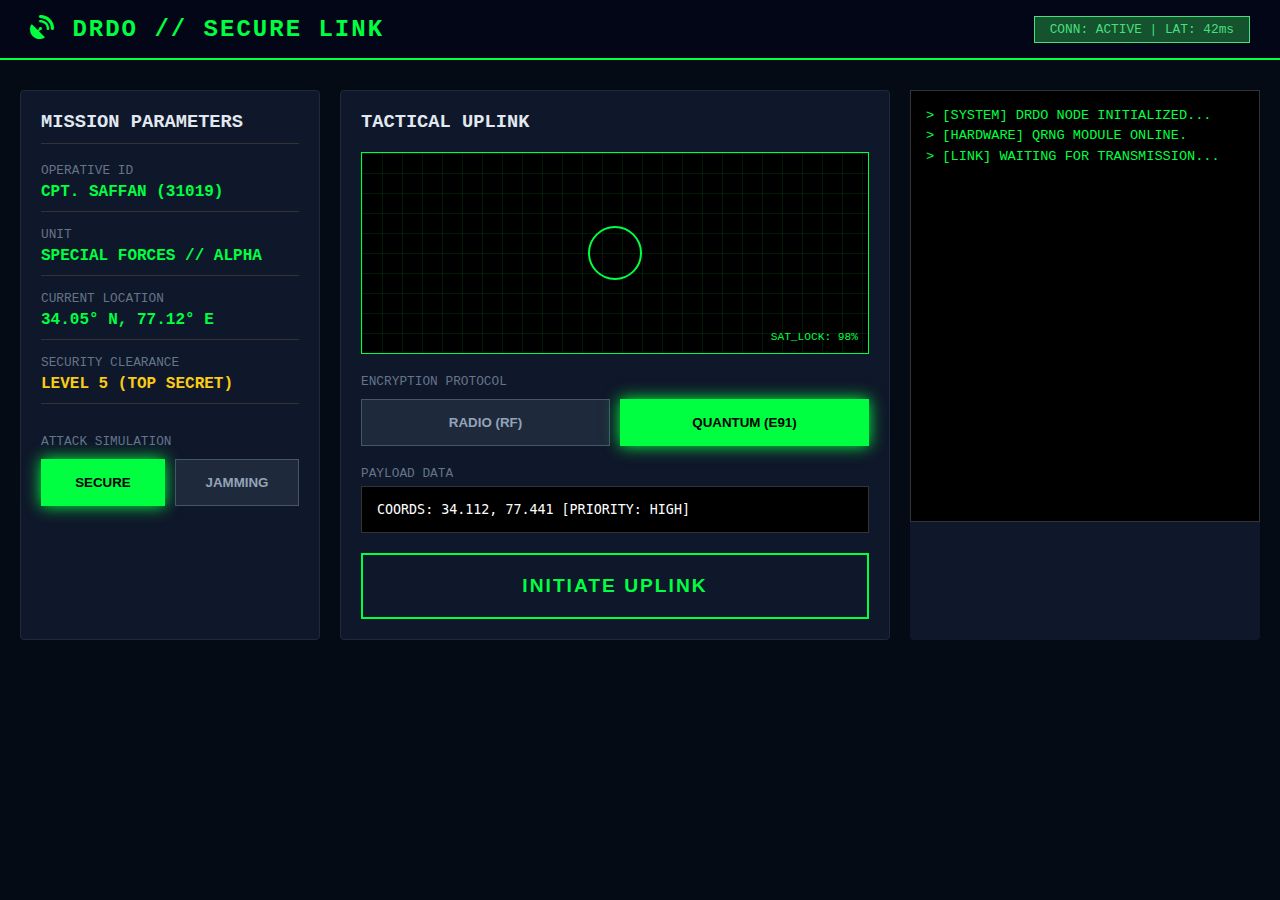
<file: drdo_demo.html>
<!DOCTYPE html>
<html lang="en">
<head>
    <meta charset="UTF-8">
    <meta name="viewport" content="width=device-width, initial-scale=1.0">
    <title>DRDO Quantum Command | Tactical Link</title>
    <link href="https://cdnjs.cloudflare.com/ajax/libs/font-awesome/6.0.0/css/all.min.css" rel="stylesheet">
    <style>
        :root {
            --bg-color: #050b14;
            --panel-bg: #0f172a;
            --neon-green: #00ff41; /* Hacker Green */
            --alert-red: #ff0033;
            --text-color: #e2e8f0;
            --border-color: #1e293b;
        }
        
        body { margin: 0; font-family: 'Courier New', monospace; background: var(--bg-color); color: var(--text-color); }

        /* HEADER */
        .top-bar {
            background: #020617; border-bottom: 2px solid var(--neon-green); padding: 15px 30px;
            display: flex; justify-content: space-between; align-items: center;
        }
        .logo-area { font-size: 1.5rem; font-weight: bold; color: var(--neon-green); text-transform: uppercase; letter-spacing: 2px; }
        .status-badge { background: #14532d; color: #4ade80; padding: 5px 15px; border: 1px solid #4ade80; font-size: 0.8rem; }

        /* LAYOUT */
        .container { max-width: 1400px; margin: 30px auto; display: grid; grid-template-columns: 300px 1fr 350px; gap: 20px; padding: 0 20px; }

        /* PANELS */
        .panel { background: var(--panel-bg); border: 1px solid var(--border-color); padding: 20px; border-radius: 4px; }
        
        /* SIDEBAR INFO */
        .info-row { margin-bottom: 15px; border-bottom: 1px solid #333; padding-bottom: 10px; }
        .label { color: #64748b; font-size: 0.8rem; display: block; margin-bottom: 5px; }
        .value { color: var(--neon-green); font-weight: bold; }

        /* MAIN MISSION SCREEN */
        .mission-screen { border: 1px solid var(--neon-green); background: #000; height: 200px; display: flex; align-items: center; justify-content: center; position: relative; overflow: hidden; margin-bottom: 20px; }
        .grid-overlay { position: absolute; top: 0; left: 0; width: 100%; height: 100%; background-image: linear-gradient(rgba(0, 255, 65, 0.1) 1px, transparent 1px), linear-gradient(90deg, rgba(0, 255, 65, 0.1) 1px, transparent 1px); background-size: 20px 20px; }
        .target-reticle { border: 2px solid var(--neon-green); width: 50px; height: 50px; border-radius: 50%; position: relative; animation: pulse 2s infinite; }
        
        /* CONTROLS */
        .control-group { margin-bottom: 20px; }
        .switch-container { display: flex; gap: 10px; margin-top: 10px; }
        .tac-btn { flex: 1; background: #1e293b; border: 1px solid #475569; color: #94a3b8; padding: 15px; cursor: pointer; text-transform: uppercase; font-weight: bold; transition: 0.2s; }
        .tac-btn.active { background: var(--neon-green); color: black; border-color: var(--neon-green); box-shadow: 0 0 15px var(--neon-green); }
        .tac-btn.danger.active { background: var(--alert-red); color: white; border-color: var(--alert-red); box-shadow: 0 0 15px var(--alert-red); }

        .big-button { width: 100%; padding: 20px; font-size: 1.2rem; background: transparent; border: 2px solid var(--neon-green); color: var(--neon-green); cursor: pointer; text-transform: uppercase; font-weight: bold; letter-spacing: 2px; transition: 0.3s; }
        .big-button:hover { background: var(--neon-green); color: black; }

        /* CONSOLE */
        .console { background: #000; color: var(--neon-green); font-family: 'Courier New', monospace; height: 400px; overflow-y: auto; padding: 15px; border: 1px solid #333; font-size: 0.85rem; line-height: 1.5; }
        .log-time { color: #64748b; margin-right: 10px; }

        /* ANIMATIONS */
        @keyframes pulse { 0% { transform: scale(1); opacity: 1; } 50% { transform: scale(1.2); opacity: 0.5; } 100% { transform: scale(1); opacity: 1; } }
        
        /* MODALS */
        .modal { position: fixed; top: 0; left: 0; width: 100%; height: 100%; background: rgba(0,0,0,0.9); display: none; align-items: center; justify-content: center; z-index: 100; }
        .modal-content { border: 2px solid var(--neon-green); background: #000; padding: 40px; text-align: center; max-width: 500px; color: var(--neon-green); box-shadow: 0 0 30px var(--neon-green); }
        .modal-content.danger { border-color: var(--alert-red); color: var(--alert-red); box-shadow: 0 0 30px var(--alert-red); }

    </style>
</head>
<body>

    <div class="top-bar">
        <div class="logo-area"><i class="fas fa-satellite-dish"></i> DRDO // SECURE LINK</div>
        <div class="status-badge">CONN: ACTIVE | LAT: 42ms</div>
    </div>

    <div class="container">
        
        <div class="panel">
            <h3 style="border-bottom: 1px solid #333; padding-bottom: 10px; margin-top: 0;">MISSION PARAMETERS</h3>
            
            <div class="info-row">
                <span class="label">OPERATIVE ID</span>
                <span class="value">CPT. SAFFAN (31019)</span>
            </div>
            <div class="info-row">
                <span class="label">UNIT</span>
                <span class="value">SPECIAL FORCES // ALPHA</span>
            </div>
            <div class="info-row">
                <span class="label">CURRENT LOCATION</span>
                <span class="value">34.05° N, 77.12° E</span>
            </div>
            <div class="info-row">
                <span class="label">SECURITY CLEARANCE</span>
                <span class="value" style="color: #facc15;">LEVEL 5 (TOP SECRET)</span>
            </div>

            <div style="margin-top: 30px;">
                <span class="label">ATTACK SIMULATION</span>
                <div class="switch-container">
                    <button id="btn-safe" class="tac-btn active" onclick="toggleAttack(false)">SECURE</button>
                    <button id="btn-hack" class="tac-btn danger" onclick="toggleAttack(true)">JAMMING</button>
                </div>
            </div>
        </div>

        <div class="panel">
            <h3 style="margin-top: 0;">TACTICAL UPLINK</h3>
            
            <div class="mission-screen">
                <div class="grid-overlay"></div>
                <div class="target-reticle"></div>
                <div style="position: absolute; bottom: 10px; right: 10px; font-size: 0.7rem; color: var(--neon-green);">SAT_LOCK: 98%</div>
            </div>

            <div class="control-group">
                <span class="label">ENCRYPTION PROTOCOL</span>
                <div class="switch-container">
                    <button id="mode-rf" class="tac-btn" onclick="setMode('classical')">RADIO (RF)</button>
                    <button id="mode-qkd" class="tac-btn active" onclick="setMode('quantum')">QUANTUM (E91)</button>
                </div>
            </div>

            <div class="control-group">
                <span class="label">PAYLOAD DATA</span>
                <input type="text" value="COORDS: 34.112, 77.441 [PRIORITY: HIGH]" readonly 
                       style="width: 100%; background: #000; border: 1px solid #333; color: white; padding: 15px; font-family: monospace; box-sizing: border-box;">
            </div>

            <button class="big-button" onclick="transmit()">INITIATE UPLINK</button>
        </div>

        <div class="panel" style="padding: 0; border: none;">
            <div class="console" id="terminal">
                > [SYSTEM] DRDO NODE INITIALIZED...<br>
                > [HARDWARE] QRNG MODULE ONLINE.<br>
                > [LINK] WAITING FOR TRANSMISSION...
            </div>
        </div>

    </div>

    <div id="modal-success" class="modal">
        <div class="modal-content">
            <i class="fas fa-check-circle" style="font-size: 4rem; margin-bottom: 20px;"></i>
            <h2>INTEL TRANSMITTED</h2>
            <p>PACKET SECURED VIA QUANTUM ENTANGLEMENT.</p>
            <button class="tac-btn active" onclick="closeModal('modal-success')">ACKNOWLEDGE</button>
        </div>
    </div>

    <div id="modal-fail" class="modal">
        <div class="modal-content danger">
            <i class="fas fa-exclamation-triangle" style="font-size: 4rem; margin-bottom: 20px;"></i>
            <h2>SIGNAL INTERCEPTED</h2>
            <p>RADIO ENCRYPTION BROKEN. ENEMY HAS COORDINATES.</p>
            <button class="tac-btn danger" onclick="closeModal('modal-fail')">RESET LINK</button>
        </div>
    </div>

    <div id="modal-saved" class="modal">
        <div class="modal-content">
            <i class="fas fa-shield-alt" style="font-size: 4rem; margin-bottom: 20px;"></i>
            <h2>HOSTILE DETECTED</h2>
            <p>QUANTUM STATE COLLAPSE CONFIRMED.<br>TRANSMISSION ABORTED. INTEL SAFE.</p>
            <button class="tac-btn active" onclick="closeModal('modal-saved')">RESET LINK</button>
        </div>
    </div>

    <script>
        let mode = 'quantum';
        let attack = false;
        const term = document.getElementById('terminal');

        function log(msg, color='#00ff41') {
            const time = new Date().toLocaleTimeString('en-GB');
            term.innerHTML += `<div><span class="log-time">[${time}]</span> <span style="color:${color}">${msg}</span></div>`;
            term.scrollTop = term.scrollHeight;
        }

        function setMode(m) {
            mode = m;
            document.getElementById('mode-rf').classList.remove('active');
            document.getElementById('mode-qkd').classList.remove('active');
            if(m === 'classical') {
                document.getElementById('mode-rf').classList.add('active');
                log("SWITCHED TO: STANDARD RADIO (UNSECURE)", '#fbbf24');
            } else {
                document.getElementById('mode-qkd').classList.add('active');
                log("SWITCHED TO: QUANTUM LINK (E91)", '#00ff41');
            }
        }

        function toggleAttack(state) {
            attack = state;
            document.getElementById('btn-safe').classList.remove('active');
            document.getElementById('btn-hack').classList.remove('active');
            
            if(attack) {
                document.getElementById('btn-hack').classList.add('active');
                log("⚠️ WARNING: ENEMY JAMMING SIGNAL DETECTED", '#ff0033');
            } else {
                document.getElementById('btn-safe').classList.add('active');
                log("AREA SECURE. NO HOSTILES.", '#00ff41');
            }
        }

        async function transmit() {
            log(`INITIATING ${mode.toUpperCase()} UPLINK...`, '#fff');
            
            try {
                const res = await fetch('http://127.0.0.1:5000/transmit_intel', {
                    method: 'POST',
                    headers: {'Content-Type': 'application/json'},
                    body: JSON.stringify({ mode: mode, attack: attack })
                });
                const data = await res.json();

                if(data.status === 'hacked') {
                    log("❌ " + data.message, '#ff0033');
                    setTimeout(() => document.getElementById('modal-fail').style.display = 'flex', 1500);
                } else if(data.status === 'defended') {
                    log("🛡️ " + data.message, '#00ff41');
                    setTimeout(() => document.getElementById('modal-saved').style.display = 'flex', 1500);
                } else {
                    log("✅ " + data.message, '#fff');
                    setTimeout(() => document.getElementById('modal-success').style.display = 'flex', 1000);
                }

            } catch(e) {
                log("❌ UPLINK FAILED: SERVER OFFLINE", '#ff0033');
            }
        }

        function closeModal(id) { document.getElementById(id).style.display = 'none'; }
    </script>
</body>
</html>
</file>
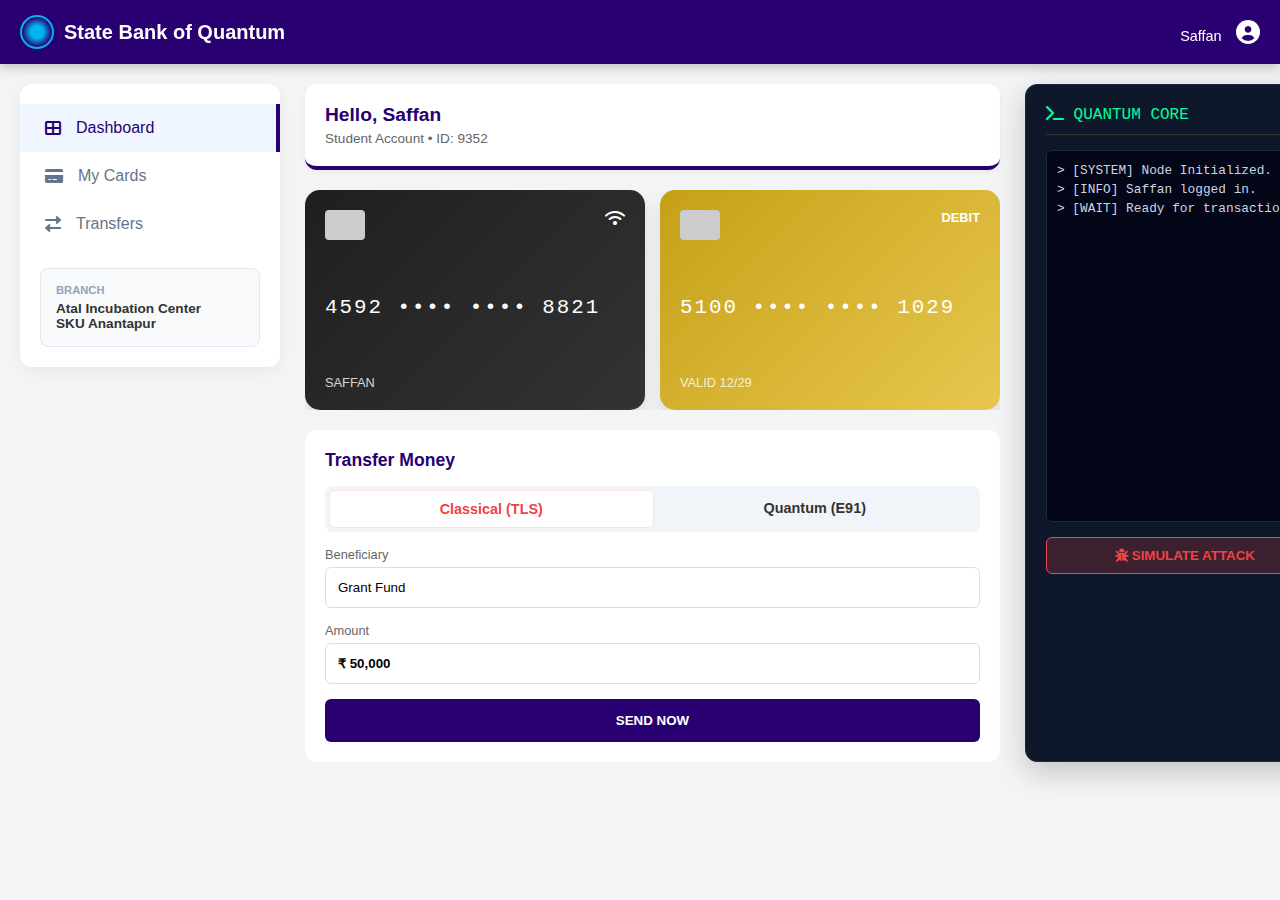
<file: p4.html>
<!DOCTYPE html>
<html lang="en">
<head>
    <meta charset="UTF-8">
    <meta name="viewport" content="width=device-width, initial-scale=1.0">
    <title>State Bank of Quantum | Saffan's Dashboard</title>
    <link href="https://cdnjs.cloudflare.com/ajax/libs/font-awesome/6.0.0/css/all.min.css" rel="stylesheet">
    <style>
        :root {
            --sbi-blue: #280071;
            --sbi-light: #00b5ef;
            --white: #ffffff;
            --gray: #f3f4f6;
            --quantum-green: #00ff9d;
            --alert-red: #dc2626;
            --card-gold: linear-gradient(135deg, #c5a017, #e8c74e);
            --card-black: linear-gradient(135deg, #1f1f1f, #333);
        }
        
        body {
            font-family: 'Segoe UI', Arial, sans-serif;
            margin: 0;
            background-color: var(--gray);
            color: #333;
        }

        /* --- HEADER --- */
        .top-bar {
            background-color: var(--sbi-blue);
            color: white;
            padding: 15px 20px;
            display: flex;
            justify-content: space-between;
            align-items: center;
            box-shadow: 0 4px 10px rgba(0,0,0,0.2);
            position: sticky;
            top: 0;
            z-index: 100;
        }
        .logo-area { font-size: 20px; font-weight: 700; display: flex; align-items: center; gap: 10px; }
        .logo-circle { 
            width: 30px; height: 30px; 
            background: radial-gradient(circle, var(--sbi-light) 30%, transparent 70%);
            border: 2px solid var(--sbi-light);
            border-radius: 50%; 
        }

        /* --- LAYOUT --- */
        .container {
            max-width: 1400px; margin: 20px auto;
            display: grid; 
            /* Default Desktop Layout: Sidebar | Main | Security */
            grid-template-columns: 260px 1fr 320px;
            gap: 25px; padding: 0 20px;
        }

        /* --- MOBILE MAGIC (THE FIX) --- */
        @media only screen and (max-width: 900px) {
            .container {
                grid-template-columns: 1fr; /* Stack everything */
                padding: 10px;
            }
            .sidebar { display: none; } /* Hide Sidebar on Mobile */
            .security-console { display: none; } /* HIDE HACKER TERMINAL ON MOBILE */
            .top-bar { padding: 10px 15px; }
            .logo-area { font-size: 18px; }
            .user-profile-header { display: none; } /* Simplify header */
            .welcome-card { flex-direction: column; text-align: center; gap: 10px; }
            .cards-container { padding-bottom: 20px; }
            .bank-card { min-width: 280px; height: 170px; }
        }

        /* --- SIDEBAR --- */
        .sidebar { background: white; border-radius: 12px; padding: 20px 0; height: fit-content; box-shadow: 0 4px 15px rgba(0,0,0,0.05); }
        .menu-item { padding: 15px 25px; color: #64748b; cursor: pointer; display: flex; align-items: center; gap: 15px; transition: 0.2s; font-weight: 500; }
        .menu-item.active { background-color: #eff6ff; color: var(--sbi-blue); border-right: 4px solid var(--sbi-blue); }
        
        .branch-info {
            margin: 20px 20px 0 20px; padding: 15px; background: #f8fafc; border-radius: 8px; border: 1px solid #e2e8f0;
        }

        /* --- DASHBOARD --- */
        .main-content { display: flex; flex-direction: column; gap: 20px; }

        .welcome-card { 
            background: white; padding: 20px; border-radius: 12px; 
            border-bottom: 4px solid var(--sbi-blue); box-shadow: 0 2px 5px rgba(0,0,0,0.05);
            display: flex; justify-content: space-between; align-items: center;
        }

        /* CARDS */
        .cards-container { display: flex; gap: 15px; overflow-x: auto; scroll-behavior: smooth; }
        .cards-container::-webkit-scrollbar { display: none; }
        
        .bank-card {
            min-width: 300px; height: 180px; border-radius: 15px; padding: 20px; color: white;
            display: flex; flex-direction: column; justify-content: space-between;
            box-shadow: 0 8px 15px rgba(0,0,0,0.1);
        }
        .card-gold { background: var(--card-gold); }
        .card-black { background: var(--card-black); }
        .card-number { font-family: 'Courier New', monospace; font-size: 1.3rem; letter-spacing: 2px; }

        /* TRANSFER */
        .transfer-widget { background: white; padding: 20px; border-radius: 12px; }
        .toggle-switch { display: flex; background: #f1f5f9; padding: 4px; border-radius: 8px; margin: 15px 0; }
        .toggle-opt { flex: 1; text-align: center; padding: 10px; cursor: pointer; border-radius: 6px; font-weight: 600; font-size: 0.9rem; }
        .toggle-opt.selected.cl { background: white; color: #ef4444; border: 1px solid #fee2e2; }
        .toggle-opt.selected.qu { background: var(--quantum-green); color: #065f46; box-shadow: 0 2px 4px rgba(0,255,157,0.3); }

        .btn-transfer { width: 100%; padding: 14px; background: var(--sbi-blue); color: white; border: none; border-radius: 6px; font-weight: bold; cursor: pointer; margin-top: 15px; }

        /* --- SECURITY PANEL (Desktop Only) --- */
        .security-console { 
            background: #0f172a; color: #00ff9d; border-radius: 12px; padding: 20px; 
            font-family: 'Courier New', monospace; display: flex; flex-direction: column; gap: 15px;
            box-shadow: 0 10px 30px rgba(0,0,0,0.2); border: 1px solid #1e293b;
        }
        .terminal-window {
            height: 350px; overflow-y: auto; background: #020617; padding: 10px; border-radius: 6px; 
            font-size: 0.8rem; line-height: 1.5; color: #cbd5e1; border: 1px solid #1e293b;
        }

        /* OVERLAYS */
        .modal-overlay {
            position: fixed; top: 0; left: 0; width: 100%; height: 100%;
            background: rgba(15, 23, 42, 0.95); display: none; z-index: 2000;
            justify-content: center; align-items: center; padding: 20px;
        }
        .modal-box {
            background: white; padding: 30px; border-radius: 15px; text-align: center; width: 100%; max-width: 350px;
        }

    </style>
</head>
<body>

    <div class="top-bar">
        <div class="logo-area">
            <div class="logo-circle"></div>
            State Bank of Quantum
        </div>
        <div class="user-profile-header">
            <span style="font-size:0.9rem; margin-right:10px;">Saffan</span>
            <i class="fas fa-user-circle" style="font-size:1.5rem;"></i>
        </div>
    </div>

    <div class="container">
        
        <div class="sidebar">
            <div class="menu-item active"><i class="fas fa-th-large"></i> Dashboard</div>
            <div class="menu-item"><i class="fas fa-credit-card"></i> My Cards</div>
            <div class="menu-item"><i class="fas fa-exchange-alt"></i> Transfers</div>
            <div class="branch-info">
                <div style="font-size:0.7rem; color:#94a3b8; font-weight:bold;">BRANCH</div>
                <div style="font-size:0.85rem; font-weight:600; margin-top:5px;">Atal Incubation Center<br>SKU Anantapur</div>
            </div>
        </div>

        <div class="main-content">
            <div class="welcome-card">
                <div>
                    <h2 style="margin:0; font-size:1.2rem; color:var(--sbi-blue);">Hello, Saffan</h2>
                    <p style="margin:5px 0 0 0; font-size:0.85rem; color:#666;">Student Account • ID: 9352</p>
                </div>
            </div>

            <div class="cards-container">
                <div class="bank-card card-black">
                    <div style="display:flex; justify-content:space-between;">
                        <div style="width:40px; height:30px; background:#ccc; border-radius:4px;"></div>
                        <i class="fas fa-wifi"></i>
                    </div>
                    <div class="card-number">4592 •••• •••• 8821</div>
                    <div style="font-size:0.8rem; opacity:0.8;">SAFFAN</div>
                </div>
                <div class="bank-card card-gold">
                    <div style="display:flex; justify-content:space-between;">
                        <div style="width:40px; height:30px; background:#ccc; border-radius:4px;"></div>
                        <span style="font-size:0.8rem; font-weight:bold;">DEBIT</span>
                    </div>
                    <div class="card-number">5100 •••• •••• 1029</div>
                    <div style="font-size:0.8rem; opacity:0.8;">VALID 12/29</div>
                </div>
            </div>

            <div class="transfer-widget">
                <h3 style="margin:0 0 15px 0; font-size:1.1rem; color:var(--sbi-blue);">Transfer Money</h3>
                
                <div class="toggle-switch">
                    <div id="opt-cl" class="toggle-opt selected cl" onclick="switchMode('classical')">Classical (TLS)</div>
                    <div id="opt-qu" class="toggle-opt" onclick="switchMode('quantum')">Quantum (E91)</div>
                </div>

                <div style="margin-bottom:15px;">
                    <label style="display:block; font-size:0.8rem; color:#666; margin-bottom:5px;">Beneficiary</label>
                    <input type="text" value="Grant Fund" readonly style="width:100%; padding:12px; border:1px solid #ddd; border-radius:6px; box-sizing:border-box;">
                </div>
                <div>
                    <label style="display:block; font-size:0.8rem; color:#666; margin-bottom:5px;">Amount</label>
                    <input type="text" value="₹ 50,000" style="width:100%; padding:12px; border:1px solid #ddd; border-radius:6px; font-weight:bold; box-sizing:border-box;">
                </div>

                <button class="btn-transfer" onclick="startTx()">SEND NOW</button>
            </div>
        </div>

        <div class="security-console">
            <div style="border-bottom:1px solid #333; padding-bottom:10px;">
                <span><i class="fas fa-terminal"></i> QUANTUM CORE</span>
            </div>

            <div class="terminal-window" id="terminal">
                > [SYSTEM] Node Initialized.<br>
                > [INFO] Saffan logged in.<br>
                > [WAIT] Ready for transaction...
            </div>

            <button onclick="triggerHack()" style="background:rgba(239,68,68,0.2); border:1px solid #ef4444; color:#ef4444; padding:10px; width:100%; border-radius:6px; font-weight:bold; cursor:pointer;">
                <i class="fas fa-bug"></i> SIMULATE ATTACK
            </button>
        </div>
    </div>

    <div id="modal-success" class="modal-overlay">
        <div class="modal-box">
            <i class="fas fa-check-circle" style="font-size:3rem; color:var(--quantum-green); margin-bottom:15px;"></i>
            <h3>Transfer Successful</h3>
            <p style="color:#666; font-size:0.9rem;">Secured by Quantum Shield.</p>
            <button onclick="closeModal('modal-success')" style="margin-top:20px; padding:10px 25px; background:var(--sbi-blue); color:white; border:none; border-radius:5px;">Close</button>
        </div>
    </div>

    <script>
        let mode = 'classical';
        const term = document.getElementById('terminal');

        function log(msg, color='#cbd5e1') {
            const time = new Date().toLocaleTimeString('en-US', {hour12:false});
            term.innerHTML += `<div style="color:${color}"><span style="opacity:0.5">[${time}]</span> ${msg}</div>`;
            term.scrollTop = term.scrollHeight;
        }

        function switchMode(m) {
            mode = m;
            document.getElementById('opt-cl').classList.remove('selected');
            document.getElementById('opt-qu').classList.remove('selected');
            if(mode === 'classical') {
                document.getElementById('opt-cl').classList.add('selected');
                log("Mode: CLASSICAL (Unsafe)", '#ef4444');
            } else {
                document.getElementById('opt-qu').classList.add('selected');
                log("Mode: QUANTUM (Active)", '#00ff9d');
            }
        }

        function triggerHack() {
            log("⚠️ MITM ATTACK DETECTED!", '#ef4444');
        }

        function startTx() {
            if(mode === 'classical') {
                log("Standard Tx Initiated...", '#fff');
                setTimeout(() => document.getElementById('modal-success').style.display = 'flex', 1500);
            } else {
                log("Generating Quantum Keys...", '#3b82f6');
                log("Verifying Bell States...", '#00ff9d');
                setTimeout(() => document.getElementById('modal-success').style.display = 'flex', 1500);
            }
        }

        function closeModal(id) { document.getElementById(id).style.display = 'none'; }
    </script>
</body>
</html>
</file>
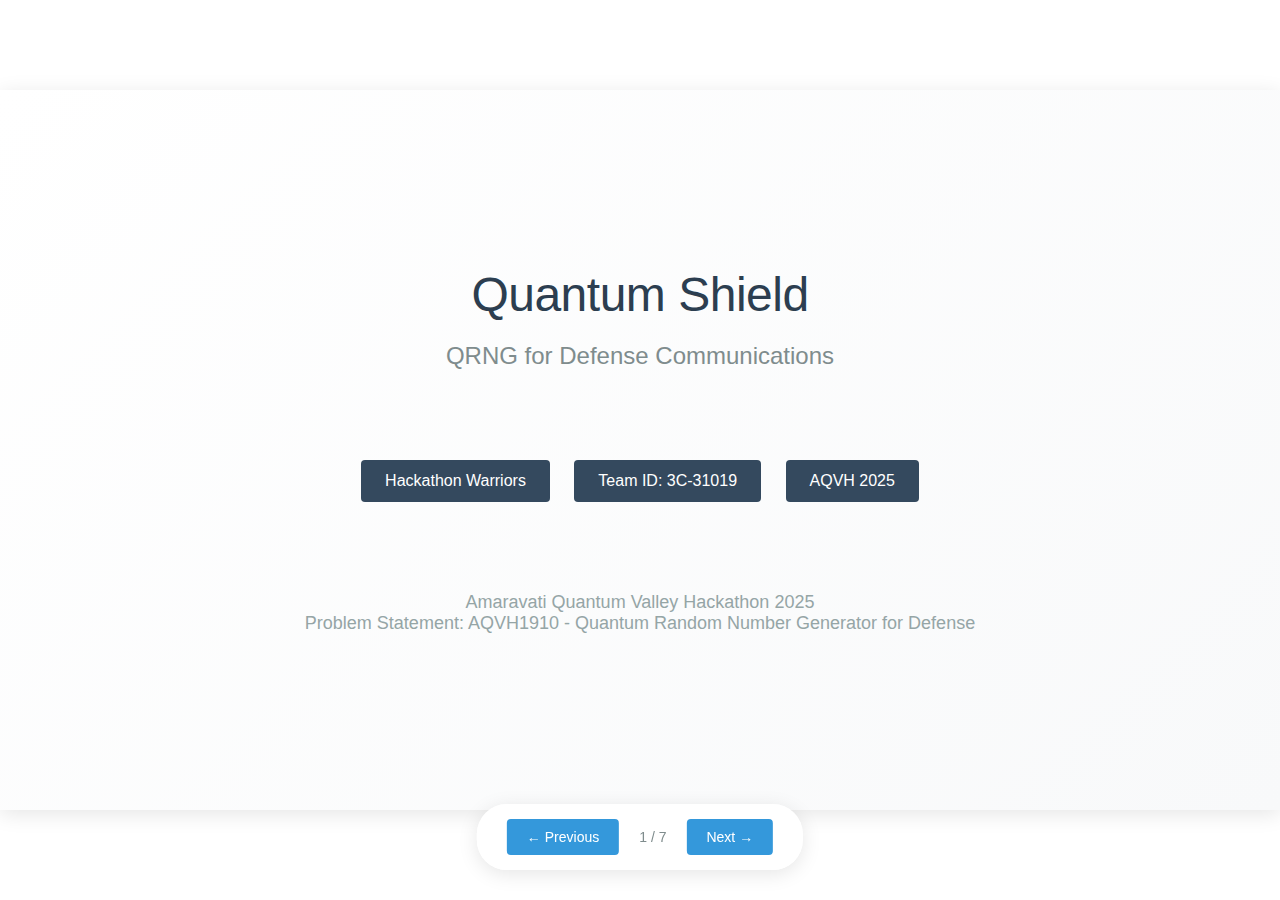
<file: ppt.html>
<!DOCTYPE html>
<html lang="en">
<head>
    <meta charset="UTF-8">
    <meta name="viewport" content="width=device-width, initial-scale=1.0">
    <title>Hackathon Warriors - Professional Presentation</title>
    <style>
        * {
            margin: 0;
            padding: 0;
            box-sizing: border-box;
        }

        body {
            font-family: 'Segoe UI', Calibri, Arial, sans-serif;
            background: #f5f5f5;
            overflow: hidden;
        }

        .presentation-container {
            width: 100vw;
            height: 100vh;
            display: flex;
            align-items: center;
            justify-content: center;
            background: #ffffff;
        }

        .slide {
            width: 1280px;
            height: 720px;
            background: #ffffff;
            box-shadow: 0 4px 20px rgba(0,0,0,0.1);
            display: none;
            flex-direction: column;
            padding: 60px 80px;
            position: relative;
        }

        .slide.active {
            display: flex;
        }

        /* Professional Title Slide */
        .slide-1 {
            background: linear-gradient(135deg, #ffffff 0%, #f8f9fa 100%);
            text-align: center;
            justify-content: center;
        }

        .main-title {
            font-size: 48px;
            font-weight: 300;
            color: #2c3e50;
            margin-bottom: 20px;
            letter-spacing: -0.5px;
        }

        .subtitle {
            font-size: 24px;
            color: #7f8c8d;
            margin-bottom: 40px;
            font-weight: 300;
        }

        .team-badge {
            display: inline-block;
            background: #34495e;
            color: #ffffff;
            padding: 12px 24px;
            border-radius: 4px;
            font-size: 16px;
            font-weight: 500;
            margin: 0 10px;
        }

        .hackathon-info {
            margin-top: 40px;
            font-size: 18px;
            color: #95a5a6;
        }

        /* Content Slides */
        .slide-header {
            display: flex;
            justify-content: space-between;
            align-items: center;
            margin-bottom: 40px;
            padding-bottom: 20px;
            border-bottom: 1px solid #ecf0f1;
        }

        .slide-title {
            font-size: 36px;
            font-weight: 300;
            color: #2c3e50;
            letter-spacing: -0.5px;
        }

        .slide-number {
            font-size: 14px;
            color: #95a5a6;
            font-weight: 500;
        }

        .content-section {
            flex: 1;
            display: flex;
            flex-direction: column;
            justify-content: center;
        }

        .bullet-points {
            list-style: none;
            padding: 0;
        }

        .bullet-points li {
            position: relative;
            padding-left: 30px;
            margin-bottom: 20px;
            font-size: 18px;
            line-height: 1.6;
            color: #34495e;
        }

        .bullet-points li::before {
            content: "•";
            position: absolute;
            left: 0;
            color: #3498db;
            font-size: 24px;
            line-height: 1;
        }

        .highlight-box {
            background: #ecf0f1;
            border-left: 4px solid #3498db;
            padding: 20px 25px;
            margin: 25px 0;
            border-radius: 4px;
        }

        .highlight-box p {
            font-size: 16px;
            color: #2c3e50;
            margin: 0;
            line-height: 1.5;
        }

        .metrics-grid {
            display: grid;
            grid-template-columns: repeat(3, 1fr);
            gap: 30px;
            margin: 30px 0;
        }

        .metric-card {
            text-align: center;
            padding: 25px;
            background: #f8f9fa;
            border-radius: 8px;
        }

        .metric-value {
            font-size: 36px;
            font-weight: 300;
            color: #3498db;
            display: block;
            margin-bottom: 8px;
        }

        .metric-label {
            font-size: 14px;
            color: #7f8c8d;
            text-transform: uppercase;
            letter-spacing: 0.5px;
        }

        .team-grid {
            display: grid;
            grid-template-columns: repeat(2, 1fr);
            gap: 25px;
            margin: 30px 0;
        }

        .team-member {
            background: #f8f9fa;
            padding: 25px;
            border-radius: 8px;
        }

        .member-name {
            font-size: 18px;
            font-weight: 500;
            color: #2c3e50;
            margin-bottom: 5px;
        }

        .member-role {
            font-size: 14px;
            color: #3498db;
            font-weight: 500;
            margin-bottom: 10px;
        }

        .member-desc {
            font-size: 14px;
            color: #7f8c8d;
            line-height: 1.4;
        }

        .two-column {
            display: grid;
            grid-template-columns: 1fr 1fr;
            gap: 40px;
            align-items: start;
        }

        .navigation {
            position: fixed;
            bottom: 30px;
            left: 50%;
            transform: translateX(-50%);
            background: rgba(255, 255, 255, 0.95);
            padding: 15px 30px;
            border-radius: 30px;
            box-shadow: 0 4px 20px rgba(0,0,0,0.1);
            display: flex;
            align-items: center;
            gap: 20px;
        }

        .nav-btn {
            background: #3498db;
            color: white;
            border: none;
            padding: 10px 20px;
            border-radius: 4px;
            font-size: 14px;
            cursor: pointer;
            transition: background 0.3s;
        }

        .nav-btn:hover {
            background: #2980b9;
        }

        .slide-counter {
            font-size: 14px;
            color: #7f8c8d;
            font-weight: 500;
        }

        @media (max-width: 768px) {
            .slide {
                width: 95vw;
                height: 90vh;
                padding: 40px 30px;
            }

            .main-title {
                font-size: 36px;
            }

            .slide-title {
                font-size: 28px;
            }

            .metrics-grid {
                grid-template-columns: 1fr;
            }

            .team-grid {
                grid-template-columns: 1fr;
            }

            .two-column {
                grid-template-columns: 1fr;
            }
        }
    </style>
</head>
<body>
    <div class="presentation-container">
        
        <!-- Slide 1: Title -->
        <div class="slide slide-1 active">
            <div class="main-title">Quantum Shield</div>
            <div class="subtitle">QRNG for Defense Communications</div>
            
            <div style="margin: 50px 0;">
                <div class="team-badge">Hackathon Warriors</div>
                <div class="team-badge">Team ID: 3C-31019</div>
                <div class="team-badge">AQVH 2025</div>
            </div>
            
            <div class="hackathon-info">
                Amaravati Quantum Valley Hackathon 2025<br>
                Problem Statement: AQVH1910 - Quantum Random Number Generator for Defense
            </div>
        </div>

        <!-- Slide 2: Problem Statement -->
        <div class="slide">
            <div class="slide-header">
                <h2 class="slide-title">The Quantum Threat</h2>
                <div class="slide-number">2/7</div>
            </div>
            
            <div class="content-section">
                <ul class="bullet-points">
                    <li>90% of defense communications use RSA/ECC encryption vulnerable to quantum attacks</li>
                    <li>17% of security failures come from predictable random numbers</li>
                    <li>Shor's algorithm can break RSA-2048 by 2030</li>
                    <li>Organizations face $1 trillion in breach liabilities</li>
                    <li>Current defense systems lack quantum-safe protection</li>
                </ul>
                
                <div class="highlight-box">
                    <p><strong>Who is affected:</strong> Satellite telemetry, naval channels, UAV/aircraft communications, drone/sensor ground control</p>
                </div>
            </div>
        </div>

        <!-- Slide 3: Solution -->
        <div class="slide">
            <div class="slide-header">
                <h2 class="slide-title">Our Solution: Quantum Shield</h2>
                <div class="slide-number">3/7</div>
            </div>
            
            <div class="content-section">
                <div class="two-column">
                    <div>
                        <h3 style="color: #3498db; margin-bottom: 20px;">Technology Stack</h3>
                        <ul class="bullet-points">
                            <li>QRNG generates true quantum randomness</li>
                            <li>E91 QKD detects eavesdropping attempts</li>
                            <li>AES-256-GCM with dynamic key refresh</li>
                            <li>Real-time entropy and QBER monitoring</li>
                            <li>AI-powered anomaly detection</li>
                        </ul>
                    </div>
                    
                    <div>
                        <h3 style="color: #3498db; margin-bottom: 20px;">Key Benefits</h3>
                        <ul class="bullet-points">
                            <li>Quantum-safe defense communications</li>
                            <li>Uninterrupted secure channels</li>
                            <li>Scales across all defense platforms</li>
                            <li>70% energy savings vs classical methods</li>
                            <li>Future-proof against quantum threats</li>
                        </ul>
                    </div>
                </div>
                
                <div class="highlight-box">
                    <p><strong>Impact:</strong> Transforms vulnerable defense communications into unbreakable quantum-secured networks</p>
                </div>
            </div>
        </div>

        <!-- Slide 4: Technical Innovation -->
        <div class="slide">
            <div class="slide-header">
                <h2 class="slide-title">Technical Innovation</h2>
                <div class="slide-number">4/7</div>
            </div>
            
            <div class="content-section">
                <div class="metrics-grid">
                    <div class="metric-card">
                        <span class="metric-value">0.99</span>
                        <div class="metric-label">Quantum Entropy</div>
                    </div>
                    <div class="metric-card">
                        <span class="metric-value">92%</span>
                        <div class="metric-label">AI Accuracy</div>
                    </div>
                    <div class="metric-card">
                        <span class="metric-value"><100ms</span>
                        <div class="metric-label">Response Time</div>
                    </div>
                </div>
                
                <ul class="bullet-points">
                    <li>IBM Qiskit-based quantum circuits with Hadamard gate superposition</li>
                    <li>E91 protocol with Bell inequality tests for quantum security validation</li>
                    <li>Machine learning models (Isolation Forest, LSTM) for anomaly detection</li>
                    <li>Dynamic AES key refresh every 30 bits using quantum randomness</li>
                    <li>Modular architecture for seamless hardware migration</li>
                </ul>
                
                <div class="highlight-box">
                    <p><strong>Hardware Ready:</strong> Compatible with IBM Quantum Cloud, local QRNG devices, and embedded defense systems</p>
                </div>
            </div>
        </div>

        <!-- Slide 5: Team Excellence -->
        <div class="slide">
            <div class="slide-header">
                <h2 class="slide-title">Hackathon Warriors Team</h2>
                <div class="slide-number">5/7</div>
            </div>
            
            <div class="content-section">
                <div class="team-grid">
                    <div class="team-member">
                        <div class="member-name">Saffan</div>
                        <div class="member-role">Quantum Lead</div>
                        <div class="member-desc">QRNG/QKD design, IBM Qiskit implementation, CHSH >2.4 achieved</div>
                    </div>
                    
                    <div class="team-member">
                        <div class="member-name">Bhavya</div>
                        <div class="member-role">AI Anomaly Detector</div>
                        <div class="member-desc">ML models with 92% accuracy, real-time security monitoring</div>
                    </div>
                    
                    <div class="team-member">
                        <div class="member-name">Pallavi</div>
                        <div class="member-role">Backend Expert</div>
                        <div class="member-desc">Flask APIs, AES-256-GCM integration, secure key management</div>
                    </div>
                    
                    <div class="team-member">
                        <div class="member-name">Mohan</div>
                        <div class="member-role">Frontend Designer</div>
                        <div class="member-desc">Interactive dashboards, 60 FPS animations, 5+ visualization types</div>
                    </div>
                    
                    <div class="team-member">
                        <div class="member-name">Prasanth</div>
                        <div class="member-role">Sustainability Specialist</div>
                        <div class="member-desc">40% performance optimization, 1 Mbps key rate design</div>
                    </div>
                    
                    <div class="team-member">
                        <div class="member-name">Vinesh</div>
                        <div class="member-role">Documentation Lead</div>
                        <div class="member-desc">Technical writing, patent filing, 200+ pages documentation</div>
                    </div>
                </div>
                
                <div class="highlight-box">
                    <p><strong>11-week development:</strong> August 11 - October 28, 2025 | 2,030+ lines of code | Provisional patent filed</p>
                </div>
            </div>
        </div>

        <!-- Slide 6: Results & Impact -->
        <div class="slide">
            <div class="slide-header">
                <h2 class="slide-title">Results & National Impact</h2>
                <div class="slide-number">6/7</div>
            </div>
            
            <div class="content-section">
                <div class="metrics-grid">
                    <div class="metric-card">
                        <span class="metric-value">70%</span>
                        <div class="metric-label">Energy Savings</div>
                    </div>
                    <div class="metric-card">
                        <span class="metric-value">₹25-50Cr</span>
                        <div class="metric-label">Cost Avoidance</div>
                    </div>
                    <div class="metric-card">
                        <span class="metric-value">4,380kg</span>
                        <div class="metric-label">CO₂ Saved/Year</div>
                    </div>
                </div>
                
                <div class="two-column">
                    <div>
                        <h3 style="color: #3498db; margin-bottom: 15px;">Economic Impact</h3>
                        <ul class="bullet-points">
                            <li>25-50 crores annual cost avoidance</li>
                            <li>40-60% reduced infrastructure investment</li>
                            <li>Scalable cloud deployment model</li>
                        </ul>
                    </div>
                    
                    <div>
                        <h3 style="color: #3498db; margin-bottom: 15px;">Environmental Impact</h3>
                        <ul class="bullet-points">
                            <li>Supports green digital defense initiatives</li>
                            <li>0.115 kWh & 0.0576 kg CO₂ per quantum bit</li>
                            <li>Aligns with Net Zero emissions goals</li>
                        </ul>
                    </div>
                </div>
                
                <div class="highlight-box">
                    <p><strong>National Security:</strong> Protects against ₹1 trillion breach liabilities, ensures defense communications sovereignty</p>
                </div>
            </div>
        </div>

        <!-- Slide 7: Call to Action -->
        <div class="slide">
            <div class="slide-header">
                <h2 class="slide-title">Next Steps & Collaboration</h2>
                <div class="slide-number">7/7</div>
            </div>
            
            <div class="content-section">
                <h3 style="color: #3498db; margin-bottom: 25px; text-align: center;">Ready for Implementation</h3>
                
                <div class="two-column">
                    <div>
                        <h4 style="margin-bottom: 15px;">Immediate Actions</h4>
                        <ul class="bullet-points">
                            <li>DRDO pilot program integration</li>
                            <li>ISRO satellite communication trials</li>
                            <li>Hardware migration to quantum devices</li>
                            <li>Defense partner validation</li>
                        </ul>
                    </div>
                    
                    <div>
                        <h4 style="margin-bottom: 15px;">Support Needed</h4>
                        <ul class="bullet-points">
                            <li>Defense agency partnerships (DRDO)</li>
                            <li>Quantum hardware access (IBM, Google)</li>
                            <li>Government innovation grants</li>
                            <li>Academic validation networks</li>
                        </ul>
                    </div>
                </div>
                
                <div class="highlight-box" style="text-align: center; margin-top: 30px;">
                    <p style="font-size: 18px; margin-bottom: 10px;"><strong>Together, let's secure India's quantum future</strong></p>
                    <p>Technology ready | Patent filed | National impact | Global potential</p>
                </div>
                
                <div style="text-align: center; margin-top: 30px;">
                    <div class="team-badge" style="display: inline-block;">hackathonwarriors150@gmail.com</div>
                    <div class="team-badge" style="display: inline-block;">github.com/Anwarsaffan58/AQVH-Hackathon-Warriors</div>
                </div>
            </div>
        </div>
    </div>

    <div class="navigation">
        <button class="nav-btn" onclick="changeSlide(-1)">← Previous</button>
        <div class="slide-counter"><span id="currentSlide">1</span> / 7</div>
        <button class="nav-btn" onclick="changeSlide(1)">Next →</button>
    </div>

    <script>
        let currentSlide = 1;
        const totalSlides = 7;

        function showSlide(n) {
            const slides = document.querySelectorAll('.slide');
            
            if (n > totalSlides) currentSlide = 1;
            if (n < 1) currentSlide = totalSlides;
            
            slides.forEach(slide => slide.classList.remove('active'));
            document.querySelector(`.slide:nth-child(${currentSlide})`).classList.add('active');
            
            document.getElementById('currentSlide').textContent = currentSlide;
        }

        function changeSlide(n) {
            currentSlide += n;
            showSlide(currentSlide);
        }

        // Keyboard navigation
        document.addEventListener('keydown', function(e) {
            if (e.key === 'ArrowRight' || e.key === ' ') changeSlide(1);
            if (e.key === 'ArrowLeft') changeSlide(-1);
        });

        // Initialize
        showSlide(1);
    </script>
</body>
</html>
</file>
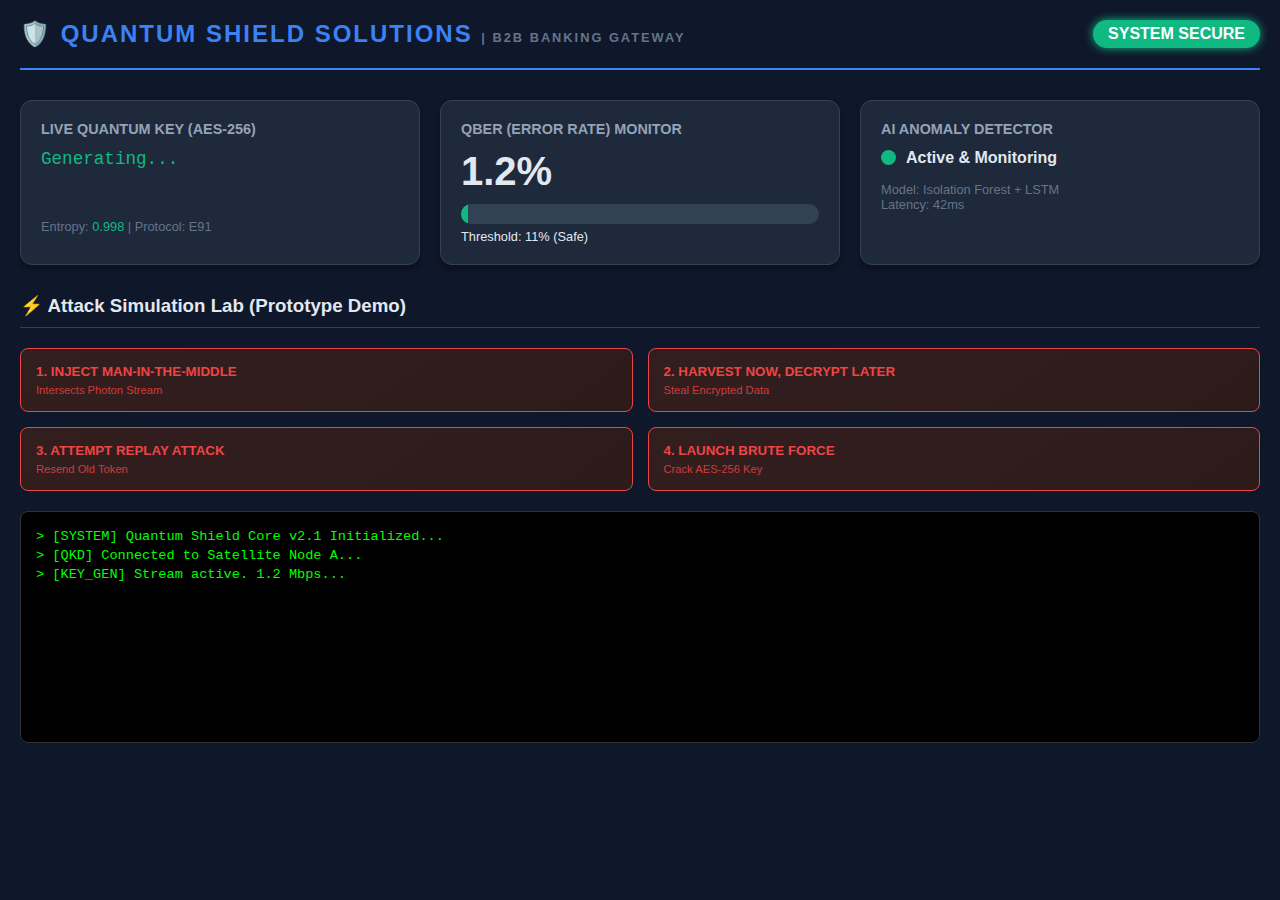
<file: prototype.html>
<!DOCTYPE html>
<html lang="en">
<head>
    <meta charset="UTF-8">
    <meta name="viewport" content="width=device-width, initial-scale=1.0">
    <title>Quantum Shield Solutions - Live Security Prototype</title>
    <style>
        :root {
            --bg-color: #0f172a;
            --card-bg: #1e293b;
            --text-color: #e2e8f0;
            --accent-green: #10b981;
            --accent-red: #ef4444;
            --accent-blue: #3b82f6;
            --terminal-bg: #000000;
        }

        body {
            font-family: 'Segoe UI', Tahoma, Geneva, Verdana, sans-serif;
            background-color: var(--bg-color);
            color: var(--text-color);
            margin: 0;
            padding: 20px;
        }

        .header {
            display: flex;
            justify-content: space-between;
            align-items: center;
            border-bottom: 2px solid var(--accent-blue);
            padding-bottom: 20px;
            margin-bottom: 30px;
        }

        .logo {
            font-size: 1.5rem;
            font-weight: bold;
            color: var(--accent-blue);
            text-transform: uppercase;
            letter-spacing: 2px;
        }

        .status-badge {
            background-color: var(--accent-green);
            color: white;
            padding: 5px 15px;
            border-radius: 20px;
            font-weight: bold;
            box-shadow: 0 0 10px var(--accent-green);
        }

        .dashboard-grid {
            display: grid;
            grid-template-columns: repeat(auto-fit, minmax(300px, 1fr));
            gap: 20px;
        }

        .card {
            background-color: var(--card-bg);
            border-radius: 12px;
            padding: 20px;
            box-shadow: 0 4px 6px rgba(0,0,0,0.3);
            border: 1px solid #334155;
        }

        h2 {
            margin-top: 0;
            color: #94a3b8;
            font-size: 0.9rem;
            text-transform: uppercase;
        }

        .metric-value {
            font-size: 2.5rem;
            font-weight: bold;
            margin: 10px 0;
        }

        .key-stream {
            font-family: 'Courier New', monospace;
            font-size: 1.1rem;
            color: var(--accent-green);
            word-break: break-all;
            height: 60px;
            overflow: hidden;
        }

        .controls-grid {
            display: grid;
            grid-template-columns: 1fr 1fr;
            gap: 15px;
            margin-top: 20px;
        }

        .attack-btn {
            background: linear-gradient(145deg, #331e1e, #2d1b1b);
            border: 1px solid var(--accent-red);
            color: var(--accent-red);
            padding: 15px;
            border-radius: 8px;
            cursor: pointer;
            font-weight: bold;
            transition: all 0.2s;
            text-align: left;
        }

        .attack-btn:hover {
            background: var(--accent-red);
            color: white;
            box-shadow: 0 0 15px var(--accent-red);
        }

        .attack-btn small {
            display: block;
            font-size: 0.7rem;
            opacity: 0.8;
            margin-top: 5px;
            font-weight: normal;
        }

        .terminal {
            background-color: var(--terminal-bg);
            color: #00ff00;
            font-family: 'Courier New', monospace;
            padding: 15px;
            border-radius: 8px;
            height: 200px;
            overflow-y: auto;
            border: 1px solid #333;
            margin-top: 20px;
            font-size: 0.85rem;
            line-height: 1.4;
        }

        .qber-bar-container {
            width: 100%;
            height: 20px;
            background-color: #334155;
            border-radius: 10px;
            overflow: hidden;
            margin-top: 10px;
        }

        .qber-bar {
            height: 100%;
            width: 2%;
            background-color: var(--accent-green);
            transition: width 0.5s, background-color 0.5s;
        }

        /* Animations */
        @keyframes pulse-red {
            0% { box-shadow: 0 0 0 0 rgba(239, 68, 68, 0.7); }
            70% { box-shadow: 0 0 0 10px rgba(239, 68, 68, 0); }
            100% { box-shadow: 0 0 0 0 rgba(239, 68, 68, 0); }
        }

        .alert-mode {
            animation: pulse-red 2s infinite;
            border-color: var(--accent-red);
        }
    </style>
</head>
<body>

    <div class="header">
        <div class="logo">🛡️ Quantum Shield Solutions <span style="font-size: 0.8rem; color: #64748b;">| B2B Banking Gateway</span></div>
        <div id="system-status" class="status-badge">SYSTEM SECURE</div>
    </div>

    <div class="dashboard-grid">
        <div class="card">
            <h2>Live Quantum Key (AES-256)</h2>
            <div id="key-display" class="key-stream">Generating...</div>
            <div style="margin-top: 10px; font-size: 0.8rem; color: #64748b;">
                Entropy: <span id="entropy-val" style="color: var(--accent-green);">0.998</span> | Protocol: E91
            </div>
        </div>

        <div class="card" id="qber-card">
            <h2>QBER (Error Rate) Monitor</h2>
            <div class="metric-value" id="qber-val">1.2%</div>
            <div class="qber-bar-container">
                <div id="qber-bar" class="qber-bar"></div>
            </div>
            <div style="margin-top: 5px; font-size: 0.8rem;">Threshold: 11% (Safe)</div>
        </div>

        <div class="card">
            <h2>AI Anomaly Detector</h2>
            <div style="display: flex; align-items: center; gap: 10px;">
                <div id="ai-indicator" style="width: 15px; height: 15px; background: var(--accent-green); border-radius: 50%;"></div>
                <span id="ai-text" style="font-weight: bold;">Active & Monitoring</span>
            </div>
            <div style="margin-top: 15px;">
                <div style="font-size: 0.8rem; color: #64748b;">Model: Isolation Forest + LSTM</div>
                <div style="font-size: 0.8rem; color: #64748b;">Latency: 42ms</div>
            </div>
        </div>
    </div>

    <h3 style="margin-top: 30px; border-bottom: 1px solid #334155; padding-bottom: 10px;">⚡ Attack Simulation Lab (Prototype Demo)</h3>
    <div class="controls-grid">
        <button class="attack-btn" onclick="simulateMITM()">
            1. INJECT MAN-IN-THE-MIDDLE
            <small>Intersects Photon Stream</small>
        </button>
        <button class="attack-btn" onclick="simulateHarvest()">
            2. HARVEST NOW, DECRYPT LATER
            <small>Steal Encrypted Data</small>
        </button>
        <button class="attack-btn" onclick="simulateReplay()">
            3. ATTEMPT REPLAY ATTACK
            <small>Resend Old Token</small>
        </button>
        <button class="attack-btn" onclick="simulateBruteForce()">
            4. LAUNCH BRUTE FORCE
            <small>Crack AES-256 Key</small>
        </button>
    </div>

    <div class="terminal" id="terminal">
        > [SYSTEM] Quantum Shield Core v2.1 Initialized...<br>
        > [QKD] Connected to Satellite Node A...<br>
        > [KEY_GEN] Stream active. 1.2 Mbps...<br>
    </div>

    <script>
        // === CORE LOGIC ===
        const terminal = document.getElementById('terminal');
        const keyDisplay = document.getElementById('key-display');
        const qberVal = document.getElementById('qber-val');
        const qberBar = document.getElementById('qber-bar');
        const statusBadge = document.getElementById('system-status');
        const qberCard = document.getElementById('qber-card');

        let isUnderAttack = false;

        // Helper: Log to Terminal
        function log(msg, type='info') {
            const time = new Date().toLocaleTimeString();
            let color = '#00ff00'; // Green
            if (type === 'error') color = '#ef4444'; // Red
            if (type === 'warn') color = '#f59e0b'; // Orange
            if (type === 'blue') color = '#3b82f6'; // Blue

            terminal.innerHTML += `<div style="color: ${color};">> [${time}] ${msg}</div>`;
            terminal.scrollTop = terminal.scrollHeight;
        }

        // Helper: Generate Random Hex Key
        function generateKey() {
            const chars = '0123456789ABCDEF';
            let key = '';
            for (let i = 0; i < 64; i++) {
                key += chars[Math.floor(Math.random() * 16)];
                if (i % 4 === 3 && i < 63) key += ' ';
            }
            return key;
        }

        // 1. Normal Operation Loop
        setInterval(() => {
            if (!isUnderAttack) {
                // Update Key
                keyDisplay.innerText = generateKey();
                
                // Fluctuuate QBER slightly (0.5% - 2.5%)
                const normalQber = (Math.random() * 2 + 0.5).toFixed(1);
                qberVal.innerText = normalQber + '%';
                qberBar.style.width = normalQber + '%';
                qberBar.style.backgroundColor = '#10b981'; // Green
            }
        }, 1000);

        // === ATTACK SCENARIOS ===

        // SCENARIO 1: MITM ATTACK
        function simulateMITM() {
            if(isUnderAttack) return;
            isUnderAttack = true;

            log("⚠️ ALERT: Eavesdropper detected on Quantum Channel!", 'error');
            
            // Visual Effects
            statusBadge.innerText = "ATTACK DETECTED";
            statusBadge.style.backgroundColor = "#ef4444";
            qberCard.classList.add('alert-mode');

            // 1. Spike QBER
            let spike = 0;
            const spikeInterval = setInterval(() => {
                spike += 5;
                if (spike > 25) spike = 25 + Math.random() * 5;
                qberVal.innerText = spike.toFixed(1) + '%';
                qberBar.style.width = spike + '%';
                qberBar.style.backgroundColor = '#ef4444'; // Red
            }, 100);

            // 2. AI Reaction sequence
            setTimeout(() => { log("🔍 AI MODEL (Isolation Forest): Anomaly confirmed. Pattern matches Eve.", 'warn'); }, 800);
            setTimeout(() => { log("🚫 QKD Protocol: Discarding compromised keys.", 'error'); keyDisplay.style.color = 'red'; keyDisplay.innerText = "!! KEY COMPROMISED !!"; }, 1600);
            setTimeout(() => { log("✂️ ACTION: Terminating connection to Node A...", 'blue'); }, 2500);
            
            // 3. Recovery
            setTimeout(() => {
                clearInterval(spikeInterval);
                log("✅ SYSTEM: Rerouting to backup Secure Channel...", 'info');
                log("🔄 RECOVERY: Generating fresh Quantum Keys.", 'info');
                
                // Reset UI
                isUnderAttack = false;
                statusBadge.innerText = "SYSTEM SECURE";
                statusBadge.style.backgroundColor = "#10b981";
                qberCard.classList.remove('alert-mode');
                keyDisplay.style.color = '#10b981';
            }, 4000);
        }

        // SCENARIO 2: HARVEST NOW, DECRYPT LATER
        function simulateHarvest() {
            log("💾 SIMULATION: Hacker stealing encrypted data packet...", 'warn');
            setTimeout(() => {
                log("🔒 ANALYSIS: Data is locked with AES-256 + Quantum Key.", 'info');
                log("🧮 FORWARD SECRECY CHECK: Key is True Random (Quantum).", 'blue');
                log("⏳ PREDICTION: Classical Supercomputer time to crack: 10^60 Years.", 'info');
                log("🛡️ RESULT: Data remains secure indefinitely.", 'info');
            }, 1000);
        }

        // SCENARIO 3: REPLAY ATTACK
        function simulateReplay() {
            log("🔄 SIMULATION: Receiving duplicated Token ID: #8X92...", 'warn');
            setTimeout(() => {
                log("⏱️ TIME-BIN CHECK: Token timestamp: 12:00:01 (Expected: 12:05:30)", 'error');
                log("🚫 PROTOCOL: Timestamp Mismatch!", 'error');
                log("🛡️ ACTION: Packet Rejected immediately.", 'info');
            }, 1200);
        }

        // SCENARIO 4: BRUTE FORCE
        function simulateBruteForce() {
            log("🔨 ATTACK: Massive Brute Force attempt detected on API...", 'error');
            let attempts = 0;
            const bfInterval = setInterval(() => {
                attempts += 1000000;
                log(`⚠️ Firewall: Blocking IP block 192.168.x.x - ${attempts} attempts/sec`, 'warn');
            }, 500);

            setTimeout(() => {
                clearInterval(bfInterval);
                log("🛑 AI DEFENSE: Pattern recognized as Brute Force.", 'blue');
                log("🔐 ENTROPY CHECK: Key Entropy is 0.99 (Max). No patterns found.", 'info');
                log("🛡️ RESULT: Attack ineffective. IP Blacklisted.", 'info');
            }, 2500);
        }

    </script>
</body>
</html>
</file>
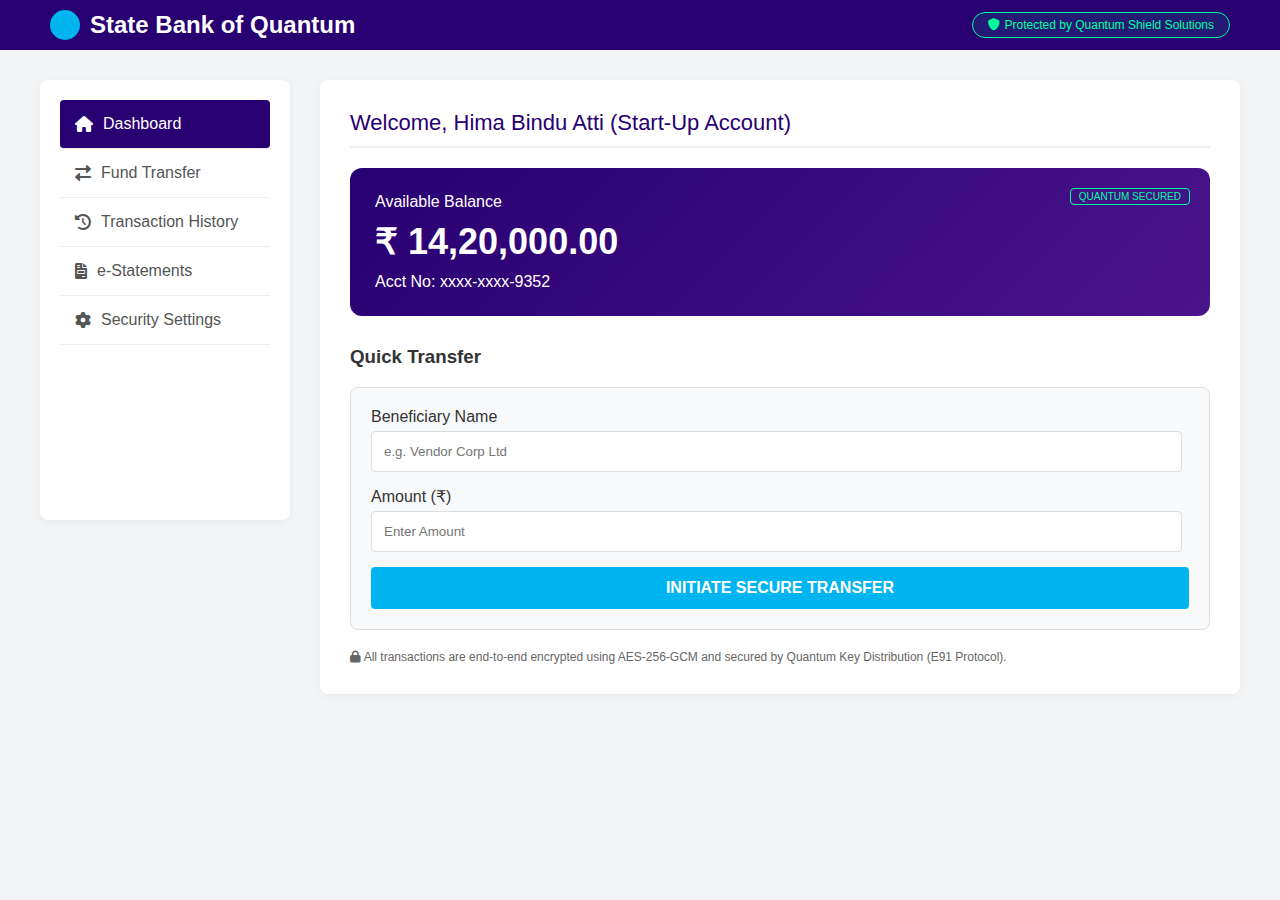
<file: prototype2-bank.html>
<!DOCTYPE html>
<html lang="en">
<head>
    <meta charset="UTF-8">
    <meta name="viewport" content="width=device-width, initial-scale=1.0">
    <title>State Bank of Quantum - Corporate Banking</title>
    <link href="https://cdnjs.cloudflare.com/ajax/libs/font-awesome/6.0.0/css/all.min.css" rel="stylesheet">
    <style>
        :root {
            --sbi-blue: #280071;
            --sbi-light: #00b5ef;
            --white: #ffffff;
            --gray: #f3f4f6;
            --quantum-green: #00ff9d;
        }
        
        body {
            font-family: 'Segoe UI', Arial, sans-serif;
            margin: 0;
            background-color: var(--gray);
            color: #333;
        }

        /* Top Bar */
        .top-bar {
            background-color: var(--sbi-blue);
            color: white;
            padding: 10px 50px;
            display: flex;
            justify-content: space-between;
            align-items: center;
        }
        
        .logo-area {
            font-size: 24px;
            font-weight: bold;
            display: flex;
            align-items: center;
            gap: 10px;
        }

        .logo-circle {
            width: 30px;
            height: 30px;
            background-color: var(--sbi-light);
            border-radius: 50%;
            display: inline-block;
        }

        .security-badge {
            background: rgba(0, 255, 157, 0.1);
            border: 1px solid var(--quantum-green);
            color: var(--quantum-green);
            padding: 5px 15px;
            border-radius: 20px;
            font-size: 12px;
            display: flex;
            align-items: center;
            gap: 5px;
        }

        /* Main Content */
        .container {
            max-width: 1200px;
            margin: 30px auto;
            display: grid;
            grid-template-columns: 250px 1fr;
            gap: 30px;
        }

        /* Sidebar */
        .sidebar {
            background: white;
            border-radius: 8px;
            box-shadow: 0 2px 10px rgba(0,0,0,0.05);
            padding: 20px;
            height: 400px;
        }

        .menu-item {
            padding: 15px;
            border-bottom: 1px solid #eee;
            color: #555;
            cursor: pointer;
            display: flex;
            align-items: center;
            gap: 10px;
        }
        
        .menu-item:hover {
            background-color: #f8f9fa;
            color: var(--sbi-blue);
        }

        .menu-item.active {
            background-color: var(--sbi-blue);
            color: white;
            border-radius: 4px;
        }

        /* Dashboard */
        .dashboard {
            background: white;
            border-radius: 8px;
            box-shadow: 0 2px 10px rgba(0,0,0,0.05);
            padding: 30px;
        }

        .welcome-text {
            font-size: 22px;
            color: var(--sbi-blue);
            margin-bottom: 20px;
            border-bottom: 2px solid #eee;
            padding-bottom: 10px;
        }

        .account-card {
            background: linear-gradient(135deg, var(--sbi-blue), #4a148c);
            color: white;
            padding: 25px;
            border-radius: 12px;
            margin-bottom: 30px;
            position: relative;
            overflow: hidden;
        }
        
        .account-card::after {
            content: "QUANTUM SECURED";
            position: absolute;
            right: 20px;
            top: 20px;
            font-size: 10px;
            border: 1px solid var(--quantum-green);
            padding: 2px 8px;
            border-radius: 4px;
            color: var(--quantum-green);
        }

        .balance {
            font-size: 36px;
            font-weight: bold;
            margin: 10px 0;
        }

        /* Transfer Section */
        .transfer-box {
            background: #f8f9fa;
            padding: 20px;
            border-radius: 8px;
            border: 1px solid #ddd;
        }

        .input-group {
            margin-bottom: 15px;
        }

        input {
            width: 96%;
            padding: 12px;
            border: 1px solid #ddd;
            border-radius: 4px;
            margin-top: 5px;
        }

        .btn-pay {
            background-color: var(--sbi-light);
            color: white;
            border: none;
            padding: 12px 30px;
            border-radius: 4px;
            font-size: 16px;
            cursor: pointer;
            width: 100%;
            font-weight: bold;
            transition: 0.3s;
        }

        .btn-pay:hover {
            background-color: #0099cc;
        }

        /* POPUP MODAL (The Magic Part) */
        .modal {
            display: none;
            position: fixed;
            top: 0; left: 0; width: 100%; height: 100%;
            background: rgba(0,0,0,0.8);
            justify-content: center;
            align-items: center;
            z-index: 1000;
        }

        .modal-content {
            background: #111;
            color: var(--quantum-green);
            padding: 30px;
            border-radius: 12px;
            width: 500px;
            font-family: 'Courier New', monospace;
            border: 1px solid var(--quantum-green);
            box-shadow: 0 0 30px rgba(0, 255, 157, 0.2);
            position: relative;
        }

        .log-line {
            margin: 8px 0;
            font-size: 14px;
            opacity: 0;
            animation: fadeIn 0.3s forwards;
        }

        .progress-bar {
            width: 100%;
            height: 4px;
            background: #333;
            margin-top: 20px;
            border-radius: 2px;
        }
        
        .progress-fill {
            height: 100%;
            width: 0%;
            background: var(--quantum-green);
            transition: width 3s linear;
        }

        @keyframes fadeIn { to { opacity: 1; } }

    </style>
</head>
<body>

    <div class="top-bar">
        <div class="logo-area">
            <div class="logo-circle"></div>
            State Bank of Quantum
        </div>
        <div class="security-badge">
            <i class="fas fa-shield-alt"></i> Protected by Quantum Shield Solutions
        </div>
    </div>

    <div class="container">
        <div class="sidebar">
            <div class="menu-item active"><i class="fas fa-home"></i> Dashboard</div>
            <div class="menu-item"><i class="fas fa-exchange-alt"></i> Fund Transfer</div>
            <div class="menu-item"><i class="fas fa-history"></i> Transaction History</div>
            <div class="menu-item"><i class="fas fa-file-invoice"></i> e-Statements</div>
            <div class="menu-item"><i class="fas fa-cog"></i> Security Settings</div>
        </div>

        <div class="dashboard">
            <div class="welcome-text">Welcome, Hima Bindu Atti (Start-Up Account)</div>
            
            <div class="account-card">
                <div>Available Balance</div>
                <div class="balance">₹ 14,20,000.00</div>
                <div>Acct No: xxxx-xxxx-9352</div>
            </div>

            <h3>Quick Transfer</h3>
            <div class="transfer-box">
                <div class="input-group">
                    <label>Beneficiary Name</label>
                    <input type="text" placeholder="e.g. Vendor Corp Ltd">
                </div>
                <div class="input-group">
                    <label>Amount (₹)</label>
                    <input type="number" placeholder="Enter Amount">
                </div>
                <button class="btn-pay" onclick="startQuantumTransfer()">INITIATE SECURE TRANSFER</button>
            </div>
            
            <div style="margin-top: 20px; font-size: 12px; color: #666;">
                <i class="fas fa-lock"></i> All transactions are end-to-end encrypted using AES-256-GCM and secured by Quantum Key Distribution (E91 Protocol).
            </div>
        </div>
    </div>

    <div class="modal" id="q-modal">
        <div class="modal-content">
            <h3 style="border-bottom: 1px solid #333; padding-bottom: 10px; margin-top:0;">
                <i class="fas fa-microchip"></i> QUANTUM SECURITY CORE
            </h3>
            <div id="logs"></div>
            
            <div class="progress-bar">
                <div class="progress-fill" id="p-fill"></div>
            </div>
            
            <div id="success-msg" style="text-align: center; margin-top: 20px; font-weight: bold; color: white; display: none;">
                <i class="fas fa-check-circle" style="color: var(--quantum-green);"></i> TRANSFER SUCCESSFUL
            </div>
        </div>
    </div>

    <script>
        function startQuantumTransfer() {
            document.getElementById('q-modal').style.display = 'flex';
            const logs = document.getElementById('logs');
            const fill = document.getElementById('p-fill');
            logs.innerHTML = ''; // clear logs
            fill.style.width = '0%';

            const steps = [
                "Connecting to Quantum API Node...",
                "Requesting Entangled Qubits (Bell State)...",
                "Measuring Z-Basis... [1 0 0 1 1 0]",
                "Generating AES-256 Key: 8f3a-92b1-44c2...",
                "AI Anomaly Scan: NO EAVESDROPPER FOUND",
                "Locking Transaction Packet...",
                "Verifying Hash...",
                "Sent to Core Banking System."
            ];

            let i = 0;
            // Animate Logs
            const interval = setInterval(() => {
                if (i < steps.length) {
                    logs.innerHTML += `<div class="log-line">> ${steps[i]}</div>`;
                    i++;
                } else {
                    clearInterval(interval);
                    document.getElementById('success-msg').style.display = 'block';
                    setTimeout(() => {
                        document.getElementById('q-modal').style.display = 'none';
                        alert("Transaction Complete! Secured by Quantum Shield.");
                    }, 2000);
                }
            }, 500);

            // Animate Bar
            setTimeout(() => { fill.style.width = '100%'; }, 100);
        }
    </script>
</body>
</html>
</file>
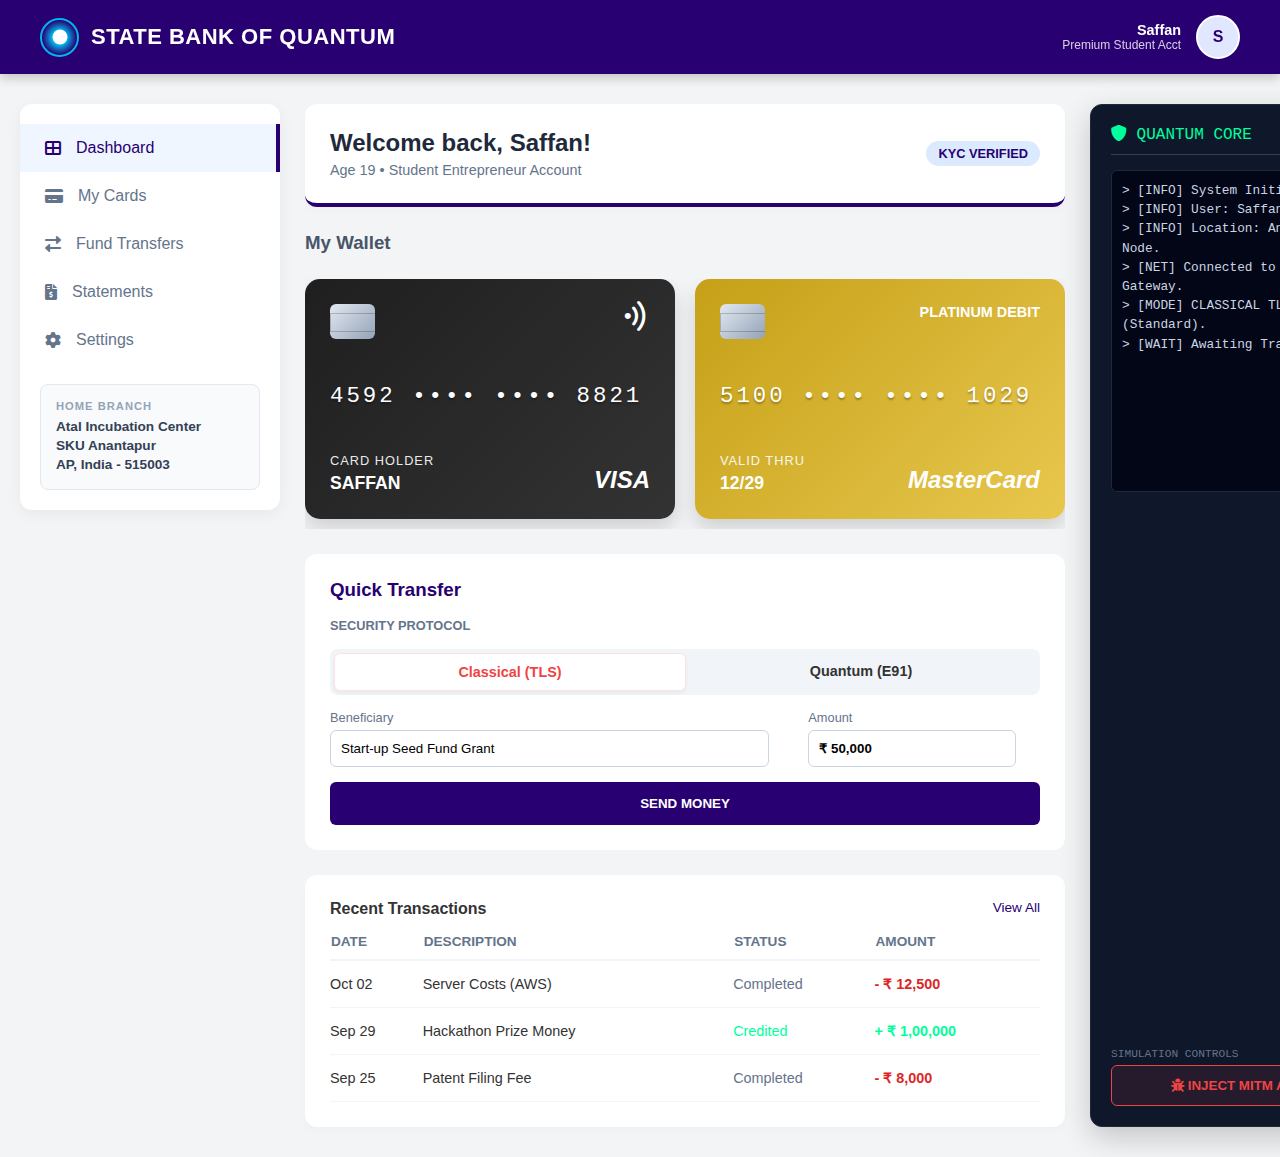
<file: prototype3-Bank.html>
<!DOCTYPE html>
<html lang="en">
<head>
    <meta charset="UTF-8">
    <meta name="viewport" content="width=device-width, initial-scale=1.0">
    <title>State Bank of Quantum | Saffan's Dashboard</title>
    <link href="https://cdnjs.cloudflare.com/ajax/libs/font-awesome/6.0.0/css/all.min.css" rel="stylesheet">
    <style>
        :root {
            --sbi-blue: #280071;
            --sbi-light: #00b5ef;
            --white: #ffffff;
            --gray: #f3f4f6;
            --quantum-green: #00ff9d;
            --alert-red: #dc2626;
            --card-gold: linear-gradient(135deg, #c5a017, #e8c74e);
            --card-black: linear-gradient(135deg, #1f1f1f, #333);
        }
        
        body {
            font-family: 'Segoe UI', Arial, sans-serif;
            margin: 0;
            background-color: var(--gray);
            color: #333;
        }

        /* --- HEADER --- */
        .top-bar {
            background-color: var(--sbi-blue);
            color: white;
            padding: 15px 40px;
            display: flex;
            justify-content: space-between;
            align-items: center;
            box-shadow: 0 4px 10px rgba(0,0,0,0.2);
            position: sticky;
            top: 0;
            z-index: 100;
        }
        .logo-area { font-size: 22px; font-weight: 700; display: flex; align-items: center; gap: 12px; letter-spacing: 0.5px; }
        .logo-circle { 
            width: 35px; height: 35px; 
            background: radial-gradient(circle, var(--sbi-light) 30%, transparent 70%);
            border: 2px solid var(--sbi-light);
            border-radius: 50%; 
            position: relative;
        }
        .logo-circle::after {
            content: ''; position: absolute; top: 50%; left: 50%; transform: translate(-50%, -50%);
            width: 15px; height: 15px; background: white; border-radius: 50%;
        }

        .user-profile-header {
            display: flex; align-items: center; gap: 15px;
        }
        .user-avatar {
            width: 40px; height: 40px; background: #e0e7ff; color: var(--sbi-blue);
            border-radius: 50%; display: flex; align-items: center; justify-content: center;
            font-weight: bold; border: 2px solid white;
        }

        /* --- LAYOUT --- */
        .container {
            max-width: 1400px; margin: 30px auto;
            display: grid; grid-template-columns: 260px 1fr 320px;
            gap: 25px; padding: 0 20px;
        }

        /* --- SIDEBAR --- */
        .sidebar { background: white; border-radius: 12px; padding: 20px 0; height: fit-content; box-shadow: 0 4px 15px rgba(0,0,0,0.05); }
        .menu-item { padding: 15px 25px; color: #64748b; cursor: pointer; display: flex; align-items: center; gap: 15px; transition: 0.2s; font-weight: 500; }
        .menu-item:hover { background-color: #f1f5f9; color: var(--sbi-blue); padding-left: 30px; }
        .menu-item.active { background-color: #eff6ff; color: var(--sbi-blue); border-right: 4px solid var(--sbi-blue); }
        
        .branch-info {
            margin: 20px 20px 0 20px; padding: 15px; background: #f8fafc; border-radius: 8px; border: 1px solid #e2e8f0;
        }
        .branch-label { font-size: 0.7rem; color: #94a3b8; font-weight: bold; letter-spacing: 1px; }
        .branch-name { font-size: 0.85rem; color: #334155; margin-top: 5px; line-height: 1.4; font-weight: 600; }

        /* --- DASHBOARD (CENTER) --- */
        .main-content { display: flex; flex-direction: column; gap: 25px; }

        /* User Welcome */
        .welcome-card { 
            background: white; padding: 25px; border-radius: 12px; 
            border-bottom: 4px solid var(--sbi-blue); box-shadow: 0 4px 6px rgba(0,0,0,0.02);
            display: flex; justify-content: space-between; align-items: center;
        }
        .welcome-text h2 { margin: 0; color: #1e293b; font-size: 1.5rem; }
        .welcome-text p { margin: 5px 0 0 0; color: #64748b; font-size: 0.9rem; }
        .acct-badge { background: #dbeafe; color: var(--sbi-blue); padding: 5px 12px; border-radius: 20px; font-size: 0.8rem; font-weight: bold; }

        /* CARDS SECTION */
        .cards-container { display: flex; gap: 20px; overflow-x: auto; padding-bottom: 10px; }
        
        .bank-card {
            min-width: 320px; height: 190px; border-radius: 15px; padding: 25px; color: white;
            position: relative; box-shadow: 0 10px 20px rgba(0,0,0,0.15);
            display: flex; flex-direction: column; justify-content: space-between;
            transition: transform 0.3s;
        }
        .bank-card:hover { transform: translateY(-5px); }

        .card-gold { background: var(--card-gold); }
        .card-black { background: var(--card-black); }

        .card-top { display: flex; justify-content: space-between; align-items: start; }
        .card-chip { width: 45px; height: 35px; background: linear-gradient(135deg, #e2e8f0, #94a3b8); border-radius: 6px; position: relative; overflow: hidden; }
        .card-chip::after { content: ''; position: absolute; border: 1px solid rgba(0,0,0,0.2); width: 100%; height: 50%; top: 25%; }
        
        .card-number { font-family: 'Courier New', monospace; font-size: 1.4rem; letter-spacing: 3px; text-shadow: 0 2px 2px rgba(0,0,0,0.3); }
        
        .card-details { display: flex; justify-content: space-between; align-items: flex-end; }
        .card-holder { font-size: 0.8rem; text-transform: uppercase; letter-spacing: 1px; opacity: 0.9; }
        .card-name { font-size: 1.1rem; font-weight: bold; margin-top: 5px; }
        .card-logo { font-size: 1.5rem; font-weight: bold; font-style: italic; }

        /* STATEMENTS TABLE */
        .statements-box { background: white; padding: 25px; border-radius: 12px; box-shadow: 0 4px 6px rgba(0,0,0,0.02); }
        .table-header { display: flex; justify-content: space-between; margin-bottom: 15px; }
        .stmt-table { width: 100%; border-collapse: collapse; }
        .stmt-table th { text-align: left; color: #64748b; font-size: 0.85rem; padding-bottom: 10px; border-bottom: 2px solid #f1f5f9; }
        .stmt-table td { padding: 15px 0; border-bottom: 1px solid #f1f5f9; font-size: 0.9rem; }
        .amount-neg { color: var(--alert-red); font-weight: bold; }
        .amount-pos { color: var(--quantum-green); font-weight: bold; }

        /* TRANSFER WIDGET */
        .transfer-widget { background: white; padding: 25px; border-radius: 12px; }
        .toggle-switch { display: flex; background: #f1f5f9; padding: 4px; border-radius: 8px; margin: 15px 0; }
        .toggle-opt { flex: 1; text-align: center; padding: 10px; cursor: pointer; border-radius: 6px; font-weight: 600; font-size: 0.9rem; transition: 0.2s; }
        .toggle-opt.selected.cl { background: white; color: #ef4444; border: 1px solid #fee2e2; box-shadow: 0 2px 4px rgba(0,0,0,0.05); }
        .toggle-opt.selected.qu { background: var(--quantum-green); color: #065f46; box-shadow: 0 2px 4px rgba(0,255,157,0.3); }

        .btn-transfer { width: 100%; padding: 14px; background: var(--sbi-blue); color: white; border: none; border-radius: 6px; font-weight: bold; cursor: pointer; margin-top: 15px; transition: 0.2s; }
        .btn-transfer:hover { background: #1e1b4b; }

        /* --- SECURITY PANEL (RIGHT) --- */
        .security-console { 
            background: #0f172a; color: #00ff9d; border-radius: 12px; padding: 20px; 
            font-family: 'Courier New', monospace; display: flex; flex-direction: column; gap: 15px;
            box-shadow: 0 10px 30px rgba(0,0,0,0.2); border: 1px solid #1e293b;
        }
        .console-header { display: flex; justify-content: space-between; align-items: center; border-bottom: 1px solid #334155; padding-bottom: 10px; }
        .led-indicator { width: 12px; height: 12px; background: #333; border-radius: 50%; }
        .led-indicator.active { background: #00ff9d; box-shadow: 0 0 10px #00ff9d; }
        .led-indicator.alert { background: #ef4444; box-shadow: 0 0 10px #ef4444; animation: blink 0.5s infinite; }

        .terminal-window {
            height: 300px; overflow-y: auto; background: #020617; padding: 10px; border-radius: 6px; 
            font-size: 0.8rem; line-height: 1.5; color: #cbd5e1; border: 1px solid #1e293b;
        }

        .hack-btn { 
            background: rgba(239, 68, 68, 0.1); border: 1px solid #ef4444; color: #ef4444; 
            padding: 12px; width: 100%; border-radius: 6px; cursor: pointer; font-weight: bold; font-family: sans-serif;
        }
        .hack-btn:hover { background: #ef4444; color: white; }

        /* OVERLAYS */
        .modal-overlay {
            position: fixed; top: 0; left: 0; width: 100%; height: 100%;
            background: rgba(15, 23, 42, 0.9); display: none; z-index: 1000;
            justify-content: center; align-items: center;
        }
        .modal-box {
            background: white; padding: 40px; border-radius: 15px; text-align: center; max-width: 400px;
            box-shadow: 0 20px 50px rgba(0,0,0,0.5); animation: popIn 0.3s cubic-bezier(0.175, 0.885, 0.32, 1.275);
        }

        @keyframes blink { 50% { opacity: 0.5; } }
        @keyframes popIn { from { transform: scale(0.8); opacity: 0; } to { transform: scale(1); opacity: 1; } }

    </style>
</head>
<body>

    <div class="top-bar">
        <div class="logo-area">
            <div class="logo-circle"></div>
            STATE BANK OF QUANTUM
        </div>
        <div class="user-profile-header">
            <div style="text-align: right;">
                <div style="font-size: 0.9rem; font-weight: bold;">Saffan</div>
                <div style="font-size: 0.75rem; opacity: 0.8;">Premium Student Acct</div>
            </div>
            <div class="user-avatar">S</div>
        </div>
    </div>

    <div class="container">
        
        <div class="sidebar">
            <div class="menu-item active"><i class="fas fa-th-large"></i> Dashboard</div>
            <div class="menu-item"><i class="fas fa-credit-card"></i> My Cards</div>
            <div class="menu-item"><i class="fas fa-exchange-alt"></i> Fund Transfers</div>
            <div class="menu-item"><i class="fas fa-file-invoice-dollar"></i> Statements</div>
            <div class="menu-item"><i class="fas fa-cog"></i> Settings</div>

            <div class="branch-info">
                <div class="branch-label">HOME BRANCH</div>
                <div class="branch-name">Atal Incubation Center<br>SKU Anantapur<br>AP, India - 515003</div>
            </div>
        </div>

        <div class="main-content">
            
            <div class="welcome-card">
                <div class="welcome-text">
                    <h2>Welcome back, Saffan!</h2>
                    <p>Age 19 • Student Entrepreneur Account</p>
                </div>
                <div class="acct-badge">KYC VERIFIED</div>
            </div>

            <h3 style="margin:0; color:#475569;">My Wallet</h3>
            <div class="cards-container">
                <div class="bank-card card-black">
                    <div class="card-top">
                        <div class="card-chip"></div>
                        <i class="fas fa-wifi" style="font-size: 1.5rem; transform: rotate(90deg);"></i>
                    </div>
                    <div class="card-number">4592 &bull;&bull;&bull;&bull; &bull;&bull;&bull;&bull; 8821</div>
                    <div class="card-details">
                        <div>
                            <div class="card-holder">CARD HOLDER</div>
                            <div class="card-name">SAFFAN</div>
                        </div>
                        <div class="card-logo">VISA</div>
                    </div>
                </div>

                <div class="bank-card card-gold">
                    <div class="card-top">
                        <div class="card-chip"></div>
                        <span style="font-weight:bold; font-size:0.9rem;">PLATINUM DEBIT</span>
                    </div>
                    <div class="card-number">5100 &bull;&bull;&bull;&bull; &bull;&bull;&bull;&bull; 1029</div>
                    <div class="card-details">
                        <div>
                            <div class="card-holder">VALID THRU</div>
                            <div class="card-name">12/29</div>
                        </div>
                        <div class="card-logo">MasterCard</div>
                    </div>
                </div>
            </div>

            <div class="transfer-widget">
                <h3 style="margin:0 0 15px 0; color:var(--sbi-blue);">Quick Transfer</h3>
                
                <label style="font-size:0.8rem; color:#64748b; font-weight:bold;">SECURITY PROTOCOL</label>
                <div class="toggle-switch">
                    <div id="opt-cl" class="toggle-opt selected cl" onclick="switchMode('classical')">Classical (TLS)</div>
                    <div id="opt-qu" class="toggle-opt" onclick="switchMode('quantum')">Quantum (E91)</div>
                </div>

                <div style="display: grid; grid-template-columns: 2fr 1fr; gap: 15px;">
                    <div>
                        <label style="display:block; font-size:0.8rem; color:#64748b; margin-bottom:5px;">Beneficiary</label>
                        <input type="text" value="Start-up Seed Fund Grant" readonly style="width:90%; padding:10px; border:1px solid #cbd5e1; border-radius:6px;">
                    </div>
                    <div>
                        <label style="display:block; font-size:0.8rem; color:#64748b; margin-bottom:5px;">Amount</label>
                        <input type="text" value="₹ 50,000" style="width:80%; padding:10px; border:1px solid #cbd5e1; border-radius:6px; font-weight:bold;">
                    </div>
                </div>

                <button class="btn-transfer" onclick="startTx()">SEND MONEY</button>
            </div>

            <div class="statements-box">
                <div class="table-header">
                    <h4 style="margin:0;">Recent Transactions</h4>
                    <span style="color:var(--sbi-blue); font-size:0.85rem; cursor:pointer;">View All</span>
                </div>
                <table class="stmt-table">
                    <thead>
                        <tr>
                            <th>DATE</th>
                            <th>DESCRIPTION</th>
                            <th>STATUS</th>
                            <th>AMOUNT</th>
                        </tr>
                    </thead>
                    <tbody>
                        <tr>
                            <td>Oct 02</td>
                            <td>Server Costs (AWS)</td>
                            <td><span style="color:#64748b;">Completed</span></td>
                            <td class="amount-neg">- ₹ 12,500</td>
                        </tr>
                        <tr>
                            <td>Sep 29</td>
                            <td>Hackathon Prize Money</td>
                            <td><span style="color:var(--quantum-green);">Credited</span></td>
                            <td class="amount-pos">+ ₹ 1,00,000</td>
                        </tr>
                        <tr>
                            <td>Sep 25</td>
                            <td>Patent Filing Fee</td>
                            <td><span style="color:#64748b;">Completed</span></td>
                            <td class="amount-neg">- ₹ 8,000</td>
                        </tr>
                    </tbody>
                </table>
            </div>

        </div>

        <div class="security-console">
            <div class="console-header">
                <span><i class="fas fa-shield-alt"></i> QUANTUM CORE</span>
                <div id="sys-led" class="led-indicator active"></div>
            </div>

            <div class="terminal-window" id="terminal">
                > [INFO] System Initialized.<br>
                > [INFO] User: Saffan (ID: 9921).<br>
                > [INFO] Location: Anantapur Node.<br>
                > [NET]  Connected to Bank Gateway.<br>
                > [MODE] CLASSICAL TLS (Standard).<br>
                > [WAIT] Awaiting Transaction...
            </div>

            <div style="margin-top:auto;">
                <p style="font-size:0.7rem; color:#64748b; margin-bottom:5px;">SIMULATION CONTROLS</p>
                <button class="hack-btn" onclick="triggerHack()">
                    <i class="fas fa-bug"></i> INJECT MITM ATTACK
                </button>
            </div>
        </div>

    </div>

    <div id="modal-success" class="modal-overlay">
        <div class="modal-box">
            <i class="fas fa-check-circle" style="font-size:3rem; color:var(--quantum-green); margin-bottom:15px;"></i>
            <h2 style="margin:0 0 10px 0;">Transfer Successful</h2>
            <p style="color:#64748b;">Transaction ID: #TX99281<br>Secured by Quantum Shield.</p>
            <button onclick="closeModal('modal-success')" style="margin-top:20px; padding:10px 25px; background:var(--sbi-blue); color:white; border:none; border-radius:5px; cursor:pointer;">Done</button>
        </div>
    </div>

    <div id="modal-fail" class="modal-overlay">
        <div class="modal-box">
            <i class="fas fa-exclamation-triangle" style="font-size:3rem; color:var(--alert-red); margin-bottom:15px;"></i>
            <h2 style="margin:0 0 10px 0; color:var(--alert-red);">SECURITY ALERT</h2>
            <p style="color:#64748b;">Man-in-the-Middle Detected.<br>Classical Keys Compromised.</p>
            <button onclick="closeModal('modal-fail')" style="margin-top:20px; padding:10px 25px; background:#e2e8f0; border:none; border-radius:5px; cursor:pointer;">Reset System</button>
        </div>
    </div>

    <div id="modal-saved" class="modal-overlay">
        <div class="modal-box">
            <i class="fas fa-shield-virus" style="font-size:3rem; color:var(--quantum-green); margin-bottom:15px;"></i>
            <h2 style="margin:0 0 10px 0; color:var(--quantum-green);">THREAT BLOCKED</h2>
            <p style="color:#64748b;">AI Detected Quantum Interference.<br>Connection Severed Instantly.</p>
            <button onclick="closeModal('modal-saved')" style="margin-top:20px; padding:10px 25px; background:var(--sbi-blue); color:white; border:none; border-radius:5px; cursor:pointer;">Done</button>
        </div>
    </div>

    <script>
        let mode = 'classical';
        let hacked = false;
        const term = document.getElementById('terminal');
        const led = document.getElementById('sys-led');

        function log(msg, color='#cbd5e1') {
            const time = new Date().toLocaleTimeString('en-US', {hour12:false});
            term.innerHTML += `<div style="color:${color}"><span style="opacity:0.5">[${time}]</span> ${msg}</div>`;
            term.scrollTop = term.scrollHeight;
        }

        function switchMode(m) {
            mode = m;
            document.getElementById('opt-cl').classList.remove('selected');
            document.getElementById('opt-qu').classList.remove('selected');
            
            if(mode === 'classical') {
                document.getElementById('opt-cl').classList.add('selected');
                log("Switched to CLASSICAL (TLS).", '#f59e0b');
                log("Quantum Protection: OFF", '#ef4444');
            } else {
                document.getElementById('opt-qu').classList.add('selected');
                log("Switched to QUANTUM (E91).", '#00ff9d');
                log("Initializing Entanglement Source...", '#3b82f6');
                log("AI Sentinel: MONITORING", '#00ff9d');
            }
        }

        function triggerHack() {
            hacked = true;
            led.classList.remove('active');
            led.classList.add('alert');
            log("⚠️ WARNING: UNKNOWN IP INTERCEPTED!", '#ef4444');
        }

        function startTx() {
            if(mode === 'classical') {
                log("Initiating Standard Transfer...", '#fff');
                setTimeout(() => {
                    if(hacked) {
                        log("❌ ERROR: Handshake Hijacked.", '#ef4444');
                        log("🔓 DATA EXPOSED.", '#ef4444');
                        setTimeout(() => document.getElementById('modal-fail').style.display = 'flex', 1000);
                    } else {
                        log("Transfer Complete.", '#fff');
                        setTimeout(() => document.getElementById('modal-success').style.display = 'flex', 1000);
                    }
                }, 1000);
            } else {
                // Quantum
                log("Generating Q-Keys...", '#3b82f6');
                setTimeout(() => {
                    if(hacked) {
                        log("⚡ AI ALERT: QBER > 15% Detected!", '#ef4444');
                        log("⚛️ PHYSICS: State Collapsed.", '#f59e0b');
                        log("🛡️ DEFENSE: LINE CUT. DATA SAVED.", '#00ff9d');
                        setTimeout(() => document.getElementById('modal-saved').style.display = 'flex', 1500);
                    } else {
                        log("QBER Normal (0.2%). Secure.", '#00ff9d');
                        log("Transfer Encrypted & Sent.", '#00ff9d');
                        setTimeout(() => document.getElementById('modal-success').style.display = 'flex', 1000);
                    }
                }, 1000);
            }
        }

        function closeModal(id) {
            document.getElementById(id).style.display = 'none';
            hacked = false;
            led.classList.remove('alert');
            led.classList.add('active');
            log("System Reset. Ready.", '#fff');
        }
    </script>
</body>
</html>
</file>
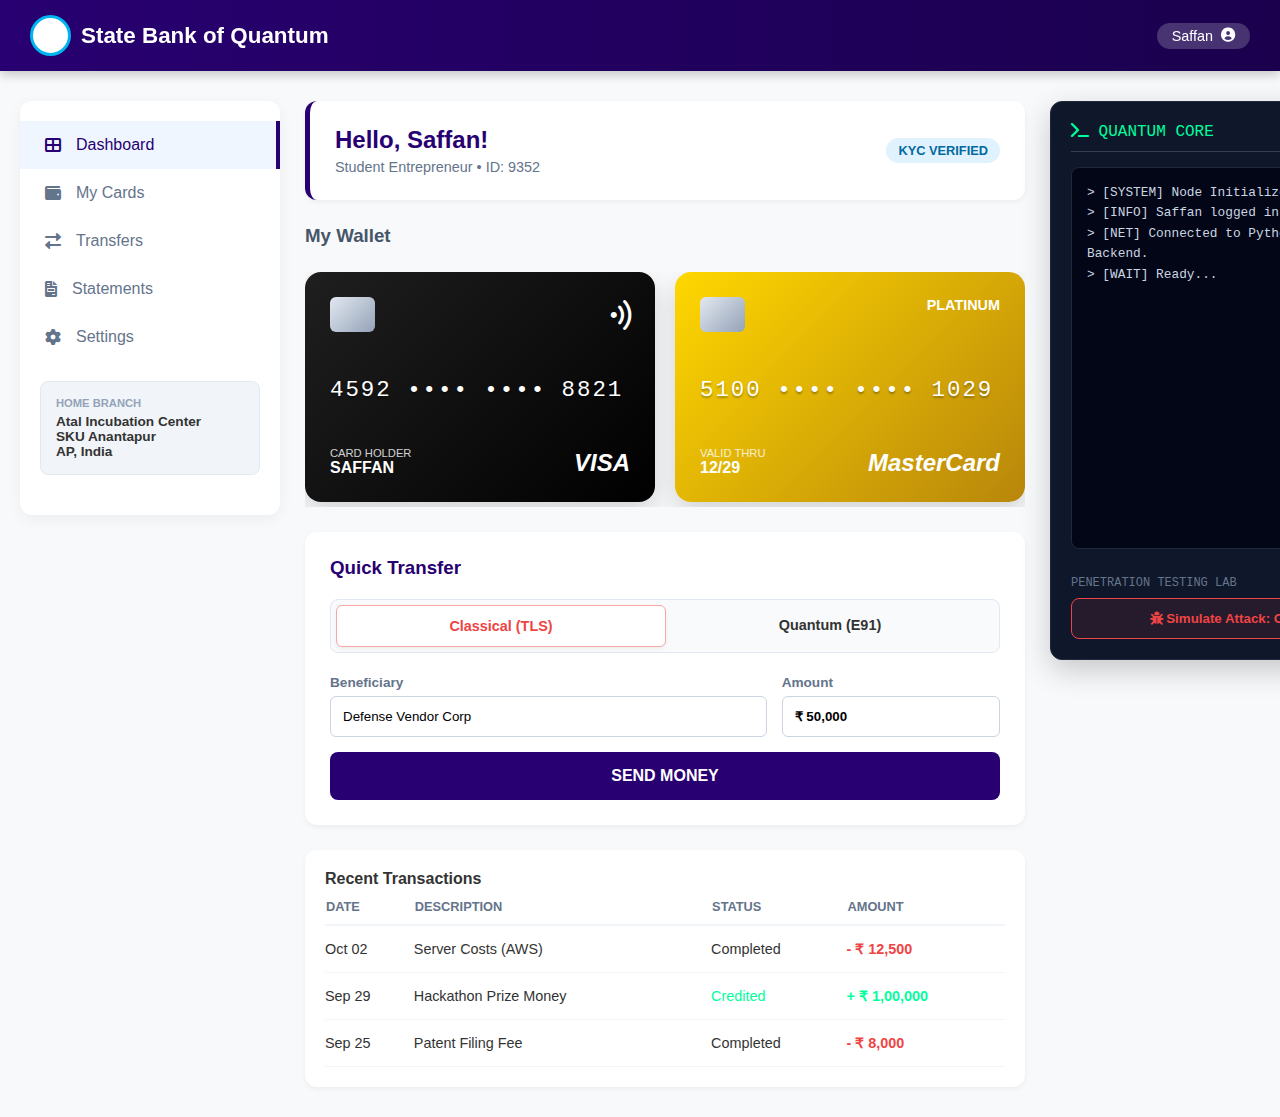
<file: server.html>
<!DOCTYPE html>
<html lang="en">
<head>
    <meta charset="UTF-8">
    <meta name="viewport" content="width=device-width, initial-scale=1.0">
    <title>State Bank of Quantum | Saffan</title>
    <link href="https://cdnjs.cloudflare.com/ajax/libs/font-awesome/6.0.0/css/all.min.css" rel="stylesheet">
    <style>
        :root {
            --sbi-blue: #280071;
            --sbi-dark: #1a004d;
            --quantum-green: #00ff9d;
            --alert-red: #ef4444;
            --bg-gray: #f8f9fa;
            --card-gold: linear-gradient(135deg, #FFD700, #B8860B);
            --card-black: linear-gradient(135deg, #1F1F1F, #000000);
        }
        
        body { margin: 0; font-family: 'Segoe UI', Arial, sans-serif; background: var(--bg-gray); color: #333; }

        /* HEADER */
        .top-bar {
            background: linear-gradient(90deg, var(--sbi-blue), var(--sbi-dark));
            color: white; padding: 15px 30px; display: flex; justify-content: space-between; align-items: center;
            box-shadow: 0 4px 10px rgba(0,0,0,0.2); position: sticky; top: 0; z-index: 100;
        }
        .logo-area { font-size: 1.4rem; font-weight: bold; display: flex; align-items: center; gap: 10px; }
        .logo-icon { width: 35px; height: 35px; background: white; border-radius: 50%; border: 3px solid #00b5ef; }
        .user-badge { background: rgba(255,255,255,0.2); padding: 5px 15px; border-radius: 20px; font-size: 0.9rem; display: flex; align-items: center; gap: 8px; }

        /* LAYOUT */
        .container { max-width: 1400px; margin: 30px auto; display: grid; grid-template-columns: 260px 1fr 350px; gap: 25px; padding: 0 20px; }
        
        /* SIDEBAR */
        .sidebar { background: white; border-radius: 12px; padding: 20px 0; height: fit-content; box-shadow: 0 4px 15px rgba(0,0,0,0.05); }
        .menu-item { padding: 15px 25px; color: #64748b; cursor: pointer; display: flex; align-items: center; gap: 15px; font-weight: 500; transition: 0.2s; }
        .menu-item:hover { background: #eff6ff; color: var(--sbi-blue); padding-left: 30px; }
        .menu-item.active { background: #eff6ff; color: var(--sbi-blue); border-right: 4px solid var(--sbi-blue); }
        
        .branch-card { margin: 20px; padding: 15px; background: #f1f5f9; border-radius: 8px; border: 1px solid #e2e8f0; font-size: 0.85rem; }

        /* MAIN DASHBOARD */
        .main-content { display: flex; flex-direction: column; gap: 25px; }
        
        /* Welcome Section */
        .welcome-box { background: white; padding: 25px; border-radius: 12px; border-left: 5px solid var(--sbi-blue); box-shadow: 0 2px 5px rgba(0,0,0,0.05); display: flex; justify-content: space-between; align-items: center; }
        
        /* Wallet Cards */
        .cards-scroll { display: flex; gap: 20px; overflow-x: auto; padding-bottom: 5px; }
        .bank-card {
            min-width: 300px; height: 180px; border-radius: 16px; padding: 25px; color: white;
            display: flex; flex-direction: column; justify-content: space-between;
            box-shadow: 0 10px 25px rgba(0,0,0,0.15); transition: transform 0.3s;
        }
        .bank-card:hover { transform: translateY(-5px); }
        .card-gold { background: var(--card-gold); }
        .card-black { background: var(--card-black); }
        .card-num { font-family: 'Courier New', monospace; font-size: 1.4rem; letter-spacing: 2px; text-shadow: 0 2px 2px rgba(0,0,0,0.3); }

        /* Transfer Widget */
        .transfer-box { background: white; padding: 25px; border-radius: 12px; box-shadow: 0 2px 5px rgba(0,0,0,0.05); }
        .toggle-container { display: flex; background: #f8fafc; padding: 5px; border-radius: 8px; margin: 20px 0; border: 1px solid #e2e8f0; }
        .toggle-btn { flex: 1; text-align: center; padding: 12px; cursor: pointer; border-radius: 6px; font-weight: 600; font-size: 0.9rem; transition: 0.2s; }
        .toggle-btn.cl.active { background: white; color: var(--alert-red); border: 1px solid #fca5a5; box-shadow: 0 2px 5px rgba(0,0,0,0.05); }
        .toggle-btn.qu.active { background: var(--quantum-green); color: #064e3b; box-shadow: 0 2px 5px rgba(0,255,157,0.4); }

        .btn-send { width: 100%; padding: 15px; background: var(--sbi-blue); color: white; border: none; border-radius: 8px; font-weight: bold; cursor: pointer; font-size: 1rem; margin-top: 15px; transition: 0.2s; }
        .btn-send:hover { background: var(--sbi-dark); }

        /* Recent Activity Table */
        .activity-box { background: white; padding: 20px; border-radius: 12px; box-shadow: 0 2px 5px rgba(0,0,0,0.05); }
        .txn-table { width: 100%; border-collapse: collapse; margin-top: 10px; }
        .txn-table th { text-align: left; color: #64748b; font-size: 0.8rem; padding-bottom: 10px; border-bottom: 2px solid #f1f5f9; }
        .txn-table td { padding: 15px 0; border-bottom: 1px solid #f1f5f9; font-size: 0.9rem; }
        .amt-pos { color: var(--quantum-green); font-weight: bold; }
        .amt-neg { color: var(--alert-red); font-weight: bold; }

        /* SECURITY CONSOLE (Right Side) */
        .security-console { 
            background: #0f172a; color: #00ff9d; border-radius: 12px; padding: 20px; 
            font-family: 'Courier New', monospace; display: flex; flex-direction: column; gap: 15px;
            box-shadow: 0 10px 30px rgba(0,0,0,0.2); border: 1px solid #1e293b; height: fit-content;
        }
        .console-header { display: flex; justify-content: space-between; align-items: center; border-bottom: 1px solid #334155; padding-bottom: 10px; }
        .terminal { height: 350px; overflow-y: auto; background: #020617; padding: 15px; border-radius: 8px; font-size: 0.8rem; line-height: 1.6; color: #cbd5e1; border: 1px solid #1e293b; }
        .led { width: 12px; height: 12px; background: #333; border-radius: 50%; }
        .led.on { background: #00ff9d; box-shadow: 0 0 10px #00ff9d; }
        .led.alert { background: #ef4444; box-shadow: 0 0 10px #ef4444; animation: blink 0.5s infinite; }

        /* ATTACK BUTTON */
        .btn-hack {
            width: 100%; padding: 12px; background: rgba(239, 68, 68, 0.1); border: 1px solid #ef4444; 
            color: #ef4444; border-radius: 8px; cursor: pointer; font-weight: bold; font-family: sans-serif; transition: 0.2s;
        }
        .btn-hack:hover { background: #ef4444; color: white; }
        .btn-hack.active { background: #ef4444; color: white; }

        /* POPUPS */
        .modal-overlay { position: fixed; top: 0; left: 0; width: 100%; height: 100%; background: rgba(15, 23, 42, 0.95); display: none; z-index: 2000; justify-content: center; align-items: center; }
        .modal-box { background: white; padding: 40px; border-radius: 15px; text-align: center; max-width: 400px; animation: popIn 0.3s; }
        @keyframes popIn { from { transform: scale(0.8); opacity: 0; } to { transform: scale(1); opacity: 1; } }
        @keyframes blink { 50% { opacity: 0.5; } }
    </style>
</head>
<body>

    <div class="top-bar">
        <div class="logo-area">
            <div class="logo-icon"></div>
            State Bank of Quantum
        </div>
        <div class="user-badge">
            <span>Saffan</span> <i class="fas fa-user-circle"></i>
        </div>
    </div>

    <div class="container">
        
        <div class="sidebar">
            <div class="menu-item active"><i class="fas fa-th-large"></i> Dashboard</div>
            <div class="menu-item"><i class="fas fa-wallet"></i> My Cards</div>
            <div class="menu-item"><i class="fas fa-exchange-alt"></i> Transfers</div>
            <div class="menu-item"><i class="fas fa-file-invoice"></i> Statements</div>
            <div class="menu-item"><i class="fas fa-cog"></i> Settings</div>

            <div class="branch-card">
                <div style="color:#94a3b8; font-weight:bold; font-size:0.7rem;">HOME BRANCH</div>
                <div style="margin-top:5px; font-weight:600;">Atal Incubation Center<br>SKU Anantapur<br>AP, India</div>
            </div>
        </div>

        <div class="main-content">
            
            <div class="welcome-box">
                <div>
                    <h2 style="margin:0; font-size:1.5rem; color:var(--sbi-blue);">Hello, Saffan!</h2>
                    <p style="margin:5px 0 0 0; color:#64748b; font-size:0.9rem;">Student Entrepreneur • ID: 9352</p>
                </div>
                <div style="background:#e0f2fe; color:#0369a1; padding:5px 12px; border-radius:20px; font-size:0.8rem; font-weight:bold;">KYC VERIFIED</div>
            </div>

            <h3 style="margin:0; color:#475569;">My Wallet</h3>
            <div class="cards-scroll">
                <div class="bank-card card-black">
                    <div style="display:flex; justify-content:space-between;">
                        <div style="width:45px; height:35px; background:linear-gradient(135deg, #e2e8f0, #94a3b8); border-radius:6px;"></div>
                        <i class="fas fa-wifi" style="font-size:1.5rem; transform:rotate(90deg);"></i>
                    </div>
                    <div class="card-num">4592 •••• •••• 8821</div>
                    <div style="display:flex; justify-content:space-between; align-items:flex-end;">
                        <div>
                            <div style="font-size:0.7rem; opacity:0.8;">CARD HOLDER</div>
                            <div style="font-size:1rem; font-weight:bold;">SAFFAN</div>
                        </div>
                        <div style="font-size:1.5rem; font-weight:bold; font-style:italic;">VISA</div>
                    </div>
                </div>

                <div class="bank-card card-gold">
                    <div style="display:flex; justify-content:space-between;">
                        <div style="width:45px; height:35px; background:linear-gradient(135deg, #e2e8f0, #94a3b8); border-radius:6px;"></div>
                        <span style="font-weight:bold; font-size:0.9rem;">PLATINUM</span>
                    </div>
                    <div class="card-num">5100 •••• •••• 1029</div>
                    <div style="display:flex; justify-content:space-between; align-items:flex-end;">
                        <div>
                            <div style="font-size:0.7rem; opacity:0.8;">VALID THRU</div>
                            <div style="font-size:1rem; font-weight:bold;">12/29</div>
                        </div>
                        <div style="font-size:1.5rem; font-weight:bold; font-style:italic;">MasterCard</div>
                    </div>
                </div>
            </div>

            <div class="transfer-box">
                <h3 style="margin:0; color:var(--sbi-blue);">Quick Transfer</h3>
                
                <div class="toggle-container">
                    <div id="btn-cl" class="toggle-btn cl active" onclick="setMode('classical')">Classical (TLS)</div>
                    <div id="btn-qu" class="toggle-btn qu" onclick="setMode('quantum')">Quantum (E91)</div>
                </div>

                <div style="display:grid; grid-template-columns: 2fr 1fr; gap:15px;">
                    <div>
                        <label style="font-size:0.85rem; color:#64748b; font-weight:600;">Beneficiary</label>
                        <input type="text" value="Defense Vendor Corp" readonly style="width:100%; padding:12px; border:1px solid #cbd5e1; border-radius:6px; box-sizing:border-box; margin-top:5px;">
                    </div>
                    <div>
                        <label style="font-size:0.85rem; color:#64748b; font-weight:600;">Amount</label>
                        <input type="text" value="₹ 50,000" style="width:100%; padding:12px; border:1px solid #cbd5e1; border-radius:6px; font-weight:bold; box-sizing:border-box; margin-top:5px;">
                    </div>
                </div>

                <button class="btn-send" onclick="startTx()">SEND MONEY</button>
            </div>

            <div class="activity-box">
                <h4 style="margin:0 0 10px 0;">Recent Transactions</h4>
                <table class="txn-table">
                    <thead><tr><th>DATE</th><th>DESCRIPTION</th><th>STATUS</th><th>AMOUNT</th></tr></thead>
                    <tbody>
                        <tr><td>Oct 02</td><td>Server Costs (AWS)</td><td>Completed</td><td class="amt-neg">- ₹ 12,500</td></tr>
                        <tr><td>Sep 29</td><td>Hackathon Prize Money</td><td><span style="color:var(--quantum-green)">Credited</span></td><td class="amt-pos">+ ₹ 1,00,000</td></tr>
                        <tr><td>Sep 25</td><td>Patent Filing Fee</td><td>Completed</td><td class="amt-neg">- ₹ 8,000</td></tr>
                    </tbody>
                </table>
            </div>
        </div>

        <div class="security-console">
            <div class="console-header">
                <span><i class="fas fa-terminal"></i> QUANTUM CORE</span>
                <div id="sys-led" class="led on"></div>
            </div>

            <div class="terminal" id="terminal">
                > [SYSTEM] Node Initialized.<br>
                > [INFO] Saffan logged in.<br>
                > [NET] Connected to Python Backend.<br>
                > [WAIT] Ready...
            </div>

            <div style="margin-top:auto;">
                <p style="font-size:0.75rem; color:#64748b; margin-bottom:8px;">PENETRATION TESTING LAB</p>
                <button id="btn-hack" class="btn-hack" onclick="toggleHack()">
                    <i class="fas fa-bug"></i> Simulate Attack: OFF
                </button>
            </div>
        </div>

    </div>

    <div id="modal-success" class="modal-overlay"><div class="modal-box"><i class="fas fa-check-circle" style="font-size:3rem; color:var(--quantum-green); margin-bottom:15px;"></i><h3>Transfer Successful</h3><p>Secured Transaction.</p><button onclick="closeModal('modal-success')" style="margin-top:20px; padding:10px 25px; background:var(--sbi-blue); color:white; border:none; border-radius:5px; cursor:pointer;">Done</button></div></div>
    
    <div id="modal-hack" class="modal-overlay"><div class="modal-box"><i class="fas fa-skull-crossbones" style="font-size:3rem; color:var(--alert-red); margin-bottom:15px;"></i><h3 style="color:var(--alert-red);">DATA COMPROMISED</h3><p>Standard Encryption Broken.<br>Hacker Intercepted Funds.</p><button onclick="closeModal('modal-hack')" style="margin-top:20px; padding:10px 25px; background:#e2e8f0; border:none; border-radius:5px; cursor:pointer;">Reset</button></div></div>
    
    <div id="modal-defended" class="modal-overlay"><div class="modal-box"><i class="fas fa-shield-virus" style="font-size:3rem; color:var(--quantum-green); margin-bottom:15px;"></i><h3 style="color:var(--quantum-green);">ATTACK BLOCKED</h3><p>AI Detected Interference.<br>Connection Cut Instantly.</p><button onclick="closeModal('modal-defended')" style="margin-top:20px; padding:10px 25px; background:var(--sbi-blue); color:white; border:none; border-radius:5px; cursor:pointer;">Done</button></div></div>

    <script>
        let mode = 'classical';
        let isAttackOn = false;
        const term = document.getElementById('terminal');
        const led = document.getElementById('sys-led');
        const hackBtn = document.getElementById('btn-hack');

        function log(msg, color='#cbd5e1') {
            const time = new Date().toLocaleTimeString('en-US',{hour12:false});
            term.innerHTML += `<div style="color:${color}"><span style="opacity:0.5">[${time}]</span> ${msg}</div>`;
            term.scrollTop = term.scrollHeight;
        }

        function setMode(m) {
            mode = m;
            document.getElementById('btn-cl').classList.remove('active');
            document.getElementById('btn-qu').classList.remove('active');
            
            if(m === 'classical') {
                document.getElementById('btn-cl').classList.add('active');
                log("Switched to CLASSICAL (TLS)", '#ef4444');
            } else {
                document.getElementById('btn-qu').classList.add('active');
                log("Switched to QUANTUM (E91)", '#00ff9d');
            }
        }

        function toggleHack() {
            isAttackOn = !isAttackOn;
            if(isAttackOn) {
                hackBtn.classList.add('active');
                hackBtn.innerHTML = '<i class="fas fa-bug"></i> Simulate Attack: ON';
                led.className = 'led alert';
                log("⚠️ MITM ATTACK SIMULATION STARTED", '#ef4444');
            } else {
                hackBtn.classList.remove('active');
                hackBtn.innerHTML = '<i class="fas fa-bug"></i> Simulate Attack: OFF';
                led.className = 'led on';
                log("Attack Simulation Stopped", '#cbd5e1');
            }
        }

        async function startTx() {
            log(`Initiating ${mode.toUpperCase()} Transfer...`, '#3b82f6');
            
            try {
                // CALL PYTHON BACKEND
                const response = await fetch('http://127.0.0.1:5000/process_transaction', {
                    method: 'POST',
                    headers: {'Content-Type': 'application/json'},
                    body: JSON.stringify({ mode: mode, attack: isAttackOn })
                });
                
                const data = await response.json();
                
                if(data.status === 'hacked') {
                    log("❌ " + data.message, '#ef4444');
                    setTimeout(() => document.getElementById('modal-hack').style.display='flex', 1500);
                } else if(data.status === 'defended') {
                    log("🛡️ " + data.message, '#00ff9d');
                    setTimeout(() => document.getElementById('modal-defended').style.display='flex', 1500);
                } else {
                    log("✅ " + data.message, '#fff');
                    setTimeout(() => document.getElementById('modal-success').style.display='flex', 1000);
                }
            } catch(e) {
                log("❌ Backend Offline. Run server.py", '#ef4444');
            }
        }

        function closeModal(id) { document.getElementById(id).style.display='none'; }
    </script>
</body>
</html>
</file>
